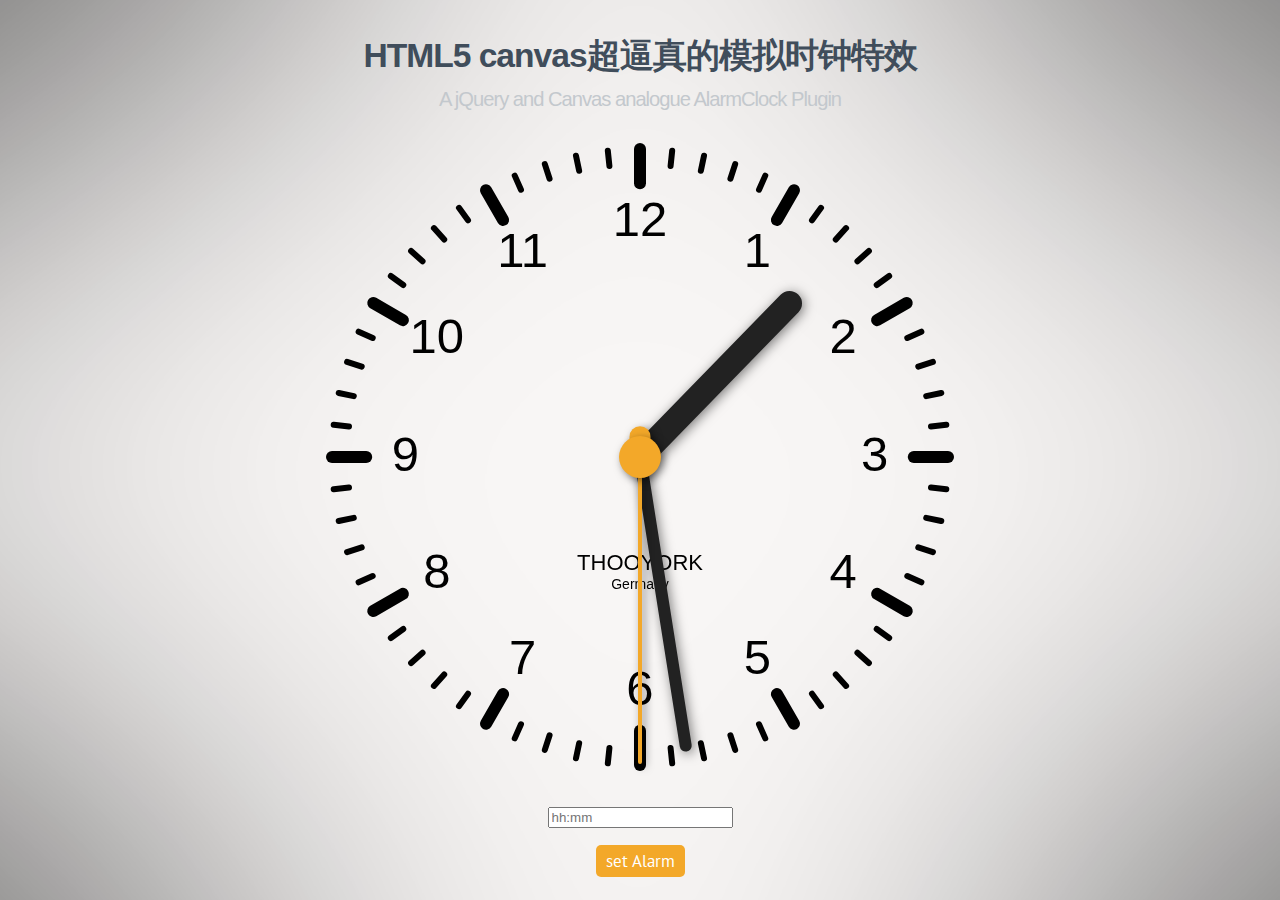
<file: clock/index.html>
<!doctype html>
<html lang="zh">
<head>
	<meta charset="UTF-8">
	<meta http-equiv="X-UA-Compatible" content="IE=edge,chrome=1"> 
	<meta name="viewport" content="width=device-width, initial-scale=1.0">
	<title>HTML5 canvas超逼真的模拟时钟特效</title>
	<link rel="stylesheet" type="text/css" href="css/default.css">
	<link href='http://fonts.useso.com/css?family=PT+Sans' rel='stylesheet' type='text/css'>
	<link rel="stylesheet" media="screen" href="css/main.css"/>
	<!--[if IE]>
		<script src="http://libs.useso.com/js/html5shiv/3.7/html5shiv.min.js"></script>
	<![endif]-->
</head>
<body>
	<div class="htmleaf-container">
		<header class="htmleaf-header">
			<h1>HTML5 canvas超逼真的模拟时钟特效 <span>A jQuery and Canvas analogue AlarmClock Plugin</span></h1>			
		</header>
		<div class="container">
			<div id="myclock"></div>
			<div id="alarm1" class="alarm"><a href="javascript:void(0)" id="turnOffAlarm">ALARM OFF</a></div>
		</div>

		<br/><br/>
		<input type="text" id="altime" placeholder="hh:mm"/><br><br>
		<a href="javascript:void(0)" id="set">set Alarm</a>
		
	</div>
	
	<script src="http://libs.useso.com/js/jquery/2.1.1/jquery.min.js" type="text/javascript"></script>
	<script>window.jQuery || document.write('<script src="js/jquery-2.1.1.min.js"><\/script>')</script>
	<script language="javascript" type="text/javascript" src="js/jquery.thooClock.js"></script>  
	<script language="javascript">
		var intVal, myclock;

		$(window).resize(function(){
			window.location.reload()
		});

		$(document).ready(function(){

			var audioElement = new Audio("");

			//clock plugin constructor
			$('#myclock').thooClock({
				size:$(document).height()/1.4,
				onAlarm:function(){
					//all that happens onAlarm
					$('#alarm1').show();
					alarmBackground(0);
					//audio element just for alarm sound
					document.body.appendChild(audioElement);
					var canPlayType = audioElement.canPlayType("audio/ogg");
					if(canPlayType.match(/maybe|probably/i)) {
						audioElement.src = 'alarm.ogg';
					} else {
						audioElement.src = 'alarm.mp3';
					}
					// erst abspielen wenn genug vom mp3 geladen wurde
					audioElement.addEventListener('canplay', function() {
						audioElement.loop = true;
						audioElement.play();
					}, false);
				},
				showNumerals:true,
				brandText:'THOOYORK',
				brandText2:'Germany',
				onEverySecond:function(){
					//callback that should be fired every second
				},
				//alarmTime:'15:10',
				offAlarm:function(){
					$('#alarm1').hide();
					audioElement.pause();
					clearTimeout(intVal);
					$('body').css('background-color','#FCFCFC');
				}
			});

		});



		$('#turnOffAlarm').click(function(){
			$.fn.thooClock.clearAlarm();
		});


		$('#set').click(function(){
			var inp = $('#altime').val();
			$.fn.thooClock.setAlarm(inp);
		});

		
		function alarmBackground(y){
				var color;
				if(y===1){
					color = '#CC0000';
					y=0;
				}
				else{
					color = '#FCFCFC';
					y+=1;
				}
				$('body').css('background-color',color);
				intVal = setTimeout(function(){alarmBackground(y);},100);
		}
	</script>
</body>
</html>
</file>
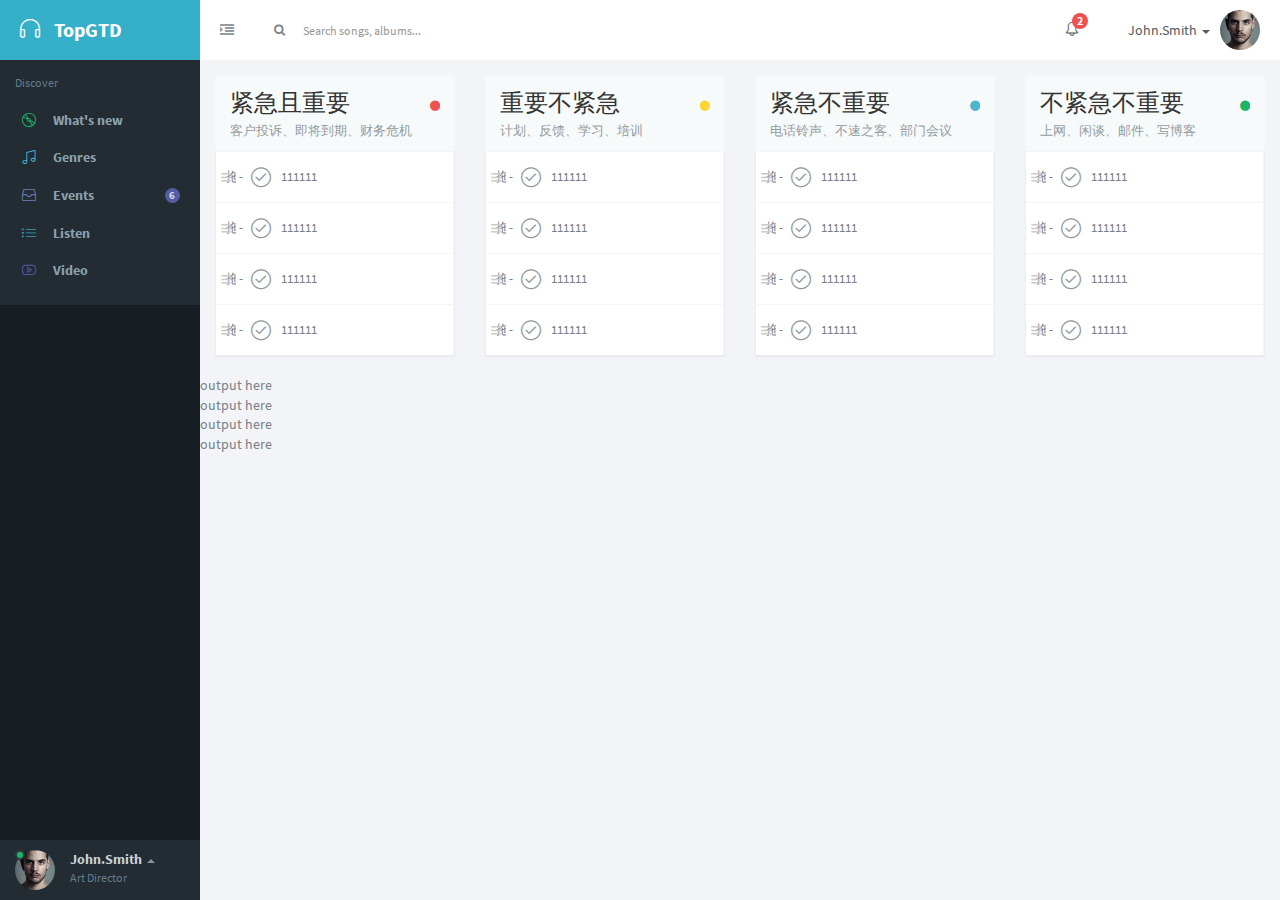
<file: 4.html>
<!DOCTYPE html>
<html lang="en" class="app">
<head>  
  <meta charset="utf-8" />
  <title>Musik | Web Application</title>
  <meta name="description" content="app, web app, responsive, admin dashboard, admin, flat, flat ui, ui kit, off screen nav" />
  <meta name="viewport" content="width=device-width, initial-scale=1, maximum-scale=1" />
  <link rel="stylesheet" href="js/jPlayer/jplayer.flat.css" type="text/css" />
  <link rel="stylesheet" href="css/bootstrap.css" type="text/css" />
  <link rel="stylesheet" href="css/animate.css" type="text/css" />
  <link rel="stylesheet" href="css/font-awesome.min.css" type="text/css" />
  <link rel="stylesheet" href="css/simple-line-icons.css" type="text/css" />
  <link rel="stylesheet" href="css/font.css" type="text/css" />
  <link rel="stylesheet" href="css/app.css" type="text/css" />  
<link rel="stylesheet" href="js/nestable/nestable.css" type="text/css" />
  
  
  <!--[if lt IE 9]>
    <script src="js/ie/html5shiv.js"></script>
    <script src="js/ie/respond.min.js"></script>
    <script src="js/ie/excanvas.js"></script>
  <![endif]-->
</head>
<body class="">
  <section class="vbox">
    <header class="bg-white-only header header-md navbar navbar-fixed-top-xs">
      <div class="navbar-header aside bg-info dk">
        <a class="btn btn-link visible-xs" data-toggle="class:nav-off-screen,open" data-target="#nav,html">
          <i class="icon-list"></i>
        </a>
        <a href="index.html" class="navbar-brand text-lt">
          <i class="icon-earphones"></i>
          <img src="images/logo.png" alt="." class="hide">
          <span class="hidden-nav-xs m-l-sm">TopGTD</span>
        </a>
        <a class="btn btn-link visible-xs" data-toggle="dropdown" data-target=".user">
          <i class="icon-settings"></i>
        </a>
      </div>      <ul class="nav navbar-nav hidden-xs">
        <li>
          <a href="#nav,.navbar-header" data-toggle="class:nav-xs,nav-xs" class="text-muted">
            <i class="fa fa-indent text"></i>
            <i class="fa fa-dedent text-active"></i>
          </a>
        </li>
      </ul>
      <form class="navbar-form navbar-left input-s-lg m-t m-l-n-xs hidden-xs" role="search">
        <div class="form-group">
          <div class="input-group">
            <span class="input-group-btn">
              <button type="submit" class="btn btn-sm bg-white btn-icon rounded"><i class="fa fa-search"></i></button>
            </span>
            <input type="text" class="form-control input-sm no-border rounded" placeholder="Search songs, albums...">
          </div>
        </div>
      </form>
      <div class="navbar-right ">
        <ul class="nav navbar-nav m-n hidden-xs nav-user user">
          <li class="hidden-xs">
            <a href="#" class="dropdown-toggle lt" data-toggle="dropdown">
              <i class="icon-bell"></i>
              <span class="badge badge-sm up bg-danger count">2</span>
            </a>
            <section class="dropdown-menu aside-xl animated fadeInUp">
              <section class="panel bg-white">
                <div class="panel-heading b-light bg-light">
                  <strong>You have <span class="count">2</span> notifications</strong>
                </div>
                <div class="list-group list-group-alt">
                  <a href="#" class="media list-group-item">
                    <span class="pull-left thumb-sm">
                      <img src="images/a0.png" alt="..." class="img-circle">
                    </span>
                    <span class="media-body block m-b-none">
                      Use awesome animate.css<br>
                      <small class="text-muted">10 minutes ago</small>
                    </span>
                  </a>
                  <a href="#" class="media list-group-item">
                    <span class="media-body block m-b-none">
                      1.0 initial released<br>
                      <small class="text-muted">1 hour ago</small>
                    </span>
                  </a>
                </div>
                <div class="panel-footer text-sm">
                  <a href="#" class="pull-right"><i class="fa fa-cog"></i></a>
                  <a href="#notes" data-toggle="class:show animated fadeInRight">See all the notifications</a>
                </div>
              </section>
            </section>
          </li>
          <li class="dropdown">
            <a href="#" class="dropdown-toggle bg clear" data-toggle="dropdown">
              <span class="thumb-sm avatar pull-right m-t-n-sm m-b-n-sm m-l-sm">
                <img src="images/a0.png" alt="...">
              </span>
              John.Smith <b class="caret"></b>
            </a>
            <ul class="dropdown-menu animated fadeInRight">            
              <li>
                <span class="arrow top"></span>
                <a href="#">Settings</a>
              </li>
              <li>
                <a href="profile.html">Profile</a>
              </li>
              <li>
                <a href="#">
                  <span class="badge bg-danger pull-right">3</span>
                  Notifications
                </a>
              </li>
              <li>
                <a href="docs.html">Help</a>
              </li>
              <li class="divider"></li>
              <li>
                <a href="modal.lockme.html" data-toggle="ajaxModal" >Logout</a>
              </li>
            </ul>
          </li>
        </ul>
      </div>      
    </header>
    <section>
      <section class="hbox stretch">
        <!-- .aside -->
        <aside class="bg-black dk aside hidden-print" id="nav">          
          <section class="vbox">
            <section class="w-f-md scrollable">
              <div class="slim-scroll" data-height="auto" data-disable-fade-out="true" data-distance="0" data-size="10px" data-railOpacity="0.2">
                


                <!-- nav -->                 
                <nav class="nav-primary hidden-xs">
                  <ul class="nav bg clearfix">
                    <li class="hidden-nav-xs padder m-t m-b-sm text-xs text-muted">
                      Discover
                    </li>
                    <li>
                      <a href="index.html">
                        <i class="icon-disc icon text-success"></i>
                        <span class="font-bold">What's new</span>
                      </a>
                    </li>
                    <li>
                      <a href="genres.html">
                        <i class="icon-music-tone-alt icon text-info"></i>
                        <span class="font-bold">Genres</span>
                      </a>
                    </li>
                    <li>
                      <a href="events.html">
                        <i class="icon-drawer icon text-primary-lter"></i>
                        <b class="badge bg-primary pull-right">6</b>
                        <span class="font-bold">Events</span>
                      </a>
                    </li>
                    <li>
                      <a href="listen.html">
                        <i class="icon-list icon  text-info-dker"></i>
                        <span class="font-bold">Listen</span>
                      </a>
                    </li>
                    <li>
                      <a href="video.html" data-target="#content" data-el="#bjax-el" data-replace="true">
                        <i class="icon-social-youtube icon  text-primary"></i>
                        <span class="font-bold">Video</span>
                      </a>
                    </li>
                    <li class="m-b hidden-nav-xs"></li>
                  </ul>
                </nav>
                <!-- / nav -->
              </div>
            </section>
            
            <footer class="footer hidden-xs no-padder text-center-nav-xs">
              <div class="bg hidden-xs ">
                  <div class="dropdown dropup wrapper-sm clearfix">
                    <a href="#" class="dropdown-toggle" data-toggle="dropdown">
                      <span class="thumb-sm avatar pull-left m-l-xs">                        
                        <img src="images/a3.png" class="dker" alt="...">
                        <i class="on b-black"></i>
                      </span>
                      <span class="hidden-nav-xs clear">
                        <span class="block m-l">
                          <strong class="font-bold text-lt">John.Smith</strong> 
                          <b class="caret"></b>
                        </span>
                        <span class="text-muted text-xs block m-l">Art Director</span>
                      </span>
                    </a>
                    <ul class="dropdown-menu animated fadeInRight aside text-left">                      
                      <li>
                        <span class="arrow bottom hidden-nav-xs"></span>
                        <a href="#">Settings</a>
                      </li>
                      <li>
                        <a href="profile.html">Profile</a>
                      </li>
                      <li>
                        <a href="#">
                          <span class="badge bg-danger pull-right">3</span>
                          Notifications
                        </a>
                      </li>
                      <li>
                        <a href="docs.html">Help</a>
                      </li>
                      <li class="divider"></li>
                      <li>
                        <a href="modal.lockme.html" data-toggle="ajaxModal" >Logout</a>
                      </li>
                    </ul>
                  </div>
                </div>            </footer>
          </section>
        </aside>
        <!-- /.aside -->
        <section id="content">
          <section class="vbox">
            <section class="scrollable wrapper">
              <div class="row">
                    <div class="col-sm-6 col-md-3">
                      <section class="panel panel-default">
                        <header class="panel-heading bg-light no-border">
                          <div class="clearfix">
                            <div class="clear">
                              <div class="h3 m-t-xs m-b-xs">
                                紧急且重要 
                                <i class="fa fa-circle text-danger pull-right text-xs m-t-sm"></i>
                              </div>
                              <small class="text-muted">客户投诉、即将到期、财务危机</small>
                            </div>
                          </div>
                        </header>
                          <div class="dd" id="nestable1">
                          <ol class="dd-list list-group list-group-lg no-radius no-border m-t-n-xxs m-b-none auto" id="task1">
<li class="list-group-item dd-item dd3-item" data-id="id31" level="0"> <div class="dd-handle dd3-handle">拖</div> <div class="pull-right m-r">  </div> <a href="#" class="jp-play-me m-r-sm pull-left"> <i class="icon-check text-muted text"></i> <i class="icon-check bg-success text-active"></i> </a> <div class="clear text-ellipsis"> <span contenteditable="true" id="id31">111111</span> </div><ol class="dd-list id31"></ol> </li>
<li class="list-group-item dd-item dd3-item" data-id="id32" level="0"> <div class="dd-handle dd3-handle">拖</div> <div class="pull-right m-r">  </div> <a href="#" class="jp-play-me m-r-sm pull-left"> <i class="icon-check text-muted text"></i> <i class="icon-check bg-success text-active"></i> </a> <div class="clear text-ellipsis"> <span contenteditable="true" id="id32">111111</span> </div><ol class="dd-list id32"></ol> </li>
<li class="list-group-item dd-item dd3-item" data-id="id33" level="0"> <div class="dd-handle dd3-handle">拖</div> <div class="pull-right m-r">  </div> <a href="#" class="jp-play-me m-r-sm pull-left"> <i class="icon-check text-muted text"></i> <i class="icon-check bg-success text-active"></i> </a> <div class="clear text-ellipsis"> <span contenteditable="true" id="id33">111111</span> </div><ol class="dd-list id33"></ol> </li>
<li class="list-group-item dd-item dd3-item" data-id="id34" level="0"> <div class="dd-handle dd3-handle">拖</div> <div class="pull-right m-r">  </div> <a href="#" class="jp-play-me m-r-sm pull-left"> <i class="icon-check text-muted text"></i> <i class="icon-check bg-success text-active"></i> </a> <div class="clear text-ellipsis"> <span contenteditable="true" id="id34">111111</span> </div><ol class="dd-list id34"></ol> </li>
                        </div>
                      </section>
                    </div><div class="col-sm-6 col-md-3">
                      <section class="panel panel-default">
                        <header class="panel-heading bg-light no-border">
                          <div class="clearfix">
                            <div class="clear">
                              <div class="h3 m-t-xs m-b-xs">
                                重要不紧急 
                                <i class="fa fa-circle text-warning pull-right text-xs m-t-sm"></i>
                              </div>
                              <small class="text-muted">计划、反馈、学习、培训</small>
                            </div>
                          </div>
                        </header>
                          <div class="dd" id="nestable2">
                          <ol class="dd-list list-group list-group-lg no-radius no-border m-t-n-xxs m-b-none auto" id="task2">
<li class="list-group-item dd-item dd3-item" data-id="id0" level="0"> <div class="dd-handle dd3-handle">拖</div> <div class="pull-right m-r">  </div> <a href="#" class="jp-play-me m-r-sm pull-left"> <i class="icon-check text-muted text"></i> <i class="icon-check bg-success text-active"></i> </a> <div class="clear text-ellipsis"> <span contenteditable="true" id="id0">111111</span> </div><ol class="dd-list id0"></ol> </li>
<li class="list-group-item dd-item dd3-item" data-id="id1" level="0"> <div class="dd-handle dd3-handle">拖</div> <div class="pull-right m-r">  </div> <a href="#" class="jp-play-me m-r-sm pull-left"> <i class="icon-check text-muted text"></i> <i class="icon-check bg-success text-active"></i> </a> <div class="clear text-ellipsis"> <span contenteditable="true" id="id1">111111</span> </div><ol class="dd-list id1"></ol> </li>
<li class="list-group-item dd-item dd3-item" data-id="id2" level="0"> <div class="dd-handle dd3-handle">拖</div> <div class="pull-right m-r">  </div> <a href="#" class="jp-play-me m-r-sm pull-left"> <i class="icon-check text-muted text"></i> <i class="icon-check bg-success text-active"></i> </a> <div class="clear text-ellipsis"> <span contenteditable="true" id="id2">111111</span> </div><ol class="dd-list id2"></ol> </li>
<li class="list-group-item dd-item dd3-item" data-id="id3" level="0"> <div class="dd-handle dd3-handle">拖</div> <div class="pull-right m-r">  </div> <a href="#" class="jp-play-me m-r-sm pull-left"> <i class="icon-check text-muted text"></i> <i class="icon-check bg-success text-active"></i> </a> <div class="clear text-ellipsis"> <span contenteditable="true" id="id3">111111</span> </div><ol class="dd-list id3"></ol> </li>
                        </div>
                      </section>
                    </div><div class="col-sm-6 col-md-3">
                      <section class="panel panel-default">
                        <header class="panel-heading bg-light no-border">
                          <div class="clearfix">
                            <div class="clear">
                              <div class="h3 m-t-xs m-b-xs">
                                紧急不重要
                                <i class="fa fa-circle text-info pull-right text-xs m-t-sm"></i>
                              </div>
                              <small class="text-muted">电话铃声、不速之客、部门会议</small>
                            </div>
                          </div>
                        </header>
                          <div class="dd" id="nestable3">
                          <ol class="dd-list list-group list-group-lg no-radius no-border m-t-n-xxs m-b-none auto" id="task3">
<li class="list-group-item dd-item dd3-item" data-id="id11" level="0"> <div class="dd-handle dd3-handle">拖</div> <div class="pull-right m-r">  </div> <a href="#" class="jp-play-me m-r-sm pull-left"> <i class="icon-check text-muted text"></i> <i class="icon-check bg-success text-active"></i> </a> <div class="clear text-ellipsis"> <span contenteditable="true" id="id11">111111</span> </div><ol class="dd-list id11"></ol> </li>
<li class="list-group-item dd-item dd3-item" data-id="id12" level="0"> <div class="dd-handle dd3-handle">拖</div> <div class="pull-right m-r">  </div> <a href="#" class="jp-play-me m-r-sm pull-left"> <i class="icon-check text-muted text"></i> <i class="icon-check bg-success text-active"></i> </a> <div class="clear text-ellipsis"> <span contenteditable="true" id="id12">111111</span> </div><ol class="dd-list id12"></ol> </li>
<li class="list-group-item dd-item dd3-item" data-id="id13" level="0"> <div class="dd-handle dd3-handle">拖</div> <div class="pull-right m-r">  </div> <a href="#" class="jp-play-me m-r-sm pull-left"> <i class="icon-check text-muted text"></i> <i class="icon-check bg-success text-active"></i> </a> <div class="clear text-ellipsis"> <span contenteditable="true" id="id13">111111</span> </div><ol class="dd-list id13"></ol> </li>
<li class="list-group-item dd-item dd3-item" data-id="id14" level="0"> <div class="dd-handle dd3-handle">拖</div> <div class="pull-right m-r">  </div> <a href="#" class="jp-play-me m-r-sm pull-left"> <i class="icon-check text-muted text"></i> <i class="icon-check bg-success text-active"></i> </a> <div class="clear text-ellipsis"> <span contenteditable="true" id="id14">111111</span> </div><ol class="dd-list id14"></ol> </li>
                        </div>
                      </section>
                    </div><div class="col-sm-6 col-md-3">
                      <section class="panel panel-default">
                        <header class="panel-heading bg-light no-border">
                          <div class="clearfix">
                            <div class="clear">
                              <div class="h3 m-t-xs m-b-xs">
                                不紧急不重要 
                                <i class="fa fa-circle text-success pull-right text-xs m-t-sm"></i>
                              </div>
                              <small class="text-muted">上网、闲谈、邮件、写博客</small>
                            </div>
                          </div>
                        </header>
                          <div class="dd" id="nestable4">
                          <ol class="dd-list list-group list-group-lg no-radius no-border m-t-n-xxs m-b-none auto" id="task4">
<li class="list-group-item dd-item dd3-item" data-id="id21" level="0"> <div class="dd-handle dd3-handle">拖</div> <div class="pull-right m-r">  </div> <a href="#" class="jp-play-me m-r-sm pull-left"> <i class="icon-check text-muted text"></i> <i class="icon-check bg-success text-active"></i> </a> <div class="clear text-ellipsis"> <span contenteditable="true" id="id21">111111</span> </div><ol class="dd-list id21"></ol> </li>
<li class="list-group-item dd-item dd3-item" data-id="id22" level="0"> <div class="dd-handle dd3-handle">拖</div> <div class="pull-right m-r">  </div> <a href="#" class="jp-play-me m-r-sm pull-left"> <i class="icon-check text-muted text"></i> <i class="icon-check bg-success text-active"></i> </a> <div class="clear text-ellipsis"> <span contenteditable="true" id="id22">111111</span> </div><ol class="dd-list id22"></ol> </li>
<li class="list-group-item dd-item dd3-item" data-id="id23" level="0"> <div class="dd-handle dd3-handle">拖</div> <div class="pull-right m-r">  </div> <a href="#" class="jp-play-me m-r-sm pull-left"> <i class="icon-check text-muted text"></i> <i class="icon-check bg-success text-active"></i> </a> <div class="clear text-ellipsis"> <span contenteditable="true" id="id23">111111</span> </div><ol class="dd-list id23"></ol> </li>
<li class="list-group-item dd-item dd3-item" data-id="id24" level="0"> <div class="dd-handle dd3-handle">拖</div> <div class="pull-right m-r">  </div> <a href="#" class="jp-play-me m-r-sm pull-left"> <i class="icon-check text-muted text"></i> <i class="icon-check bg-success text-active"></i> </a> <div class="clear text-ellipsis"> <span contenteditable="true" id="id24">111111</span> </div><ol class="dd-list id24"></ol> </li>
                        </div>
                      </section>
                    </div>
              </div>
              <div class="row">
              <div id="output1"> output here</div>
              <div id="output2"> output here</div>
              <div id="output3"> output here</div>
              <div id="output4"> output here</div>
              </div>
            </section>
          </section>
          <a href="#" class="hide nav-off-screen-block" data-toggle="class:nav-off-screen,open" data-target="#nav,html"></a>
        </section>
      </section>
    </section>    
  </section>
  <script src="js/jquery.min.js"></script>
  <!-- Bootstrap -->
  <script src="js/bootstrap.js"></script>
  <!-- App -->
  <script src="js/app.js"></script>  
  <script src="js/slimscroll/jquery.slimscroll.min.js"></script>
  <script src="js/charts/easypiechart/jquery.easy-pie-chart.js"></script>
<script src="js/charts/sparkline/jquery.sparkline.min.js"></script>
  <script src="js/app.plugin.js"></script>
  <script type="text/javascript" src="js/jPlayer/jquery.jplayer.min.js"></script>
  <script type="text/javascript" src="js/jPlayer/add-on/jplayer.playlist.min.js"></script>
  <script type="text/javascript" src="js/jPlayer/demo.js"></script>
<script src="js/sortable/jquery.sortable.js"></script>
<script src="js/nestable/jquery.nestable.js"></script>
<script src="js/nestable/demo.js"></script>
<script src="js/leancloud.js"></script>
</body>
</html>
</file>
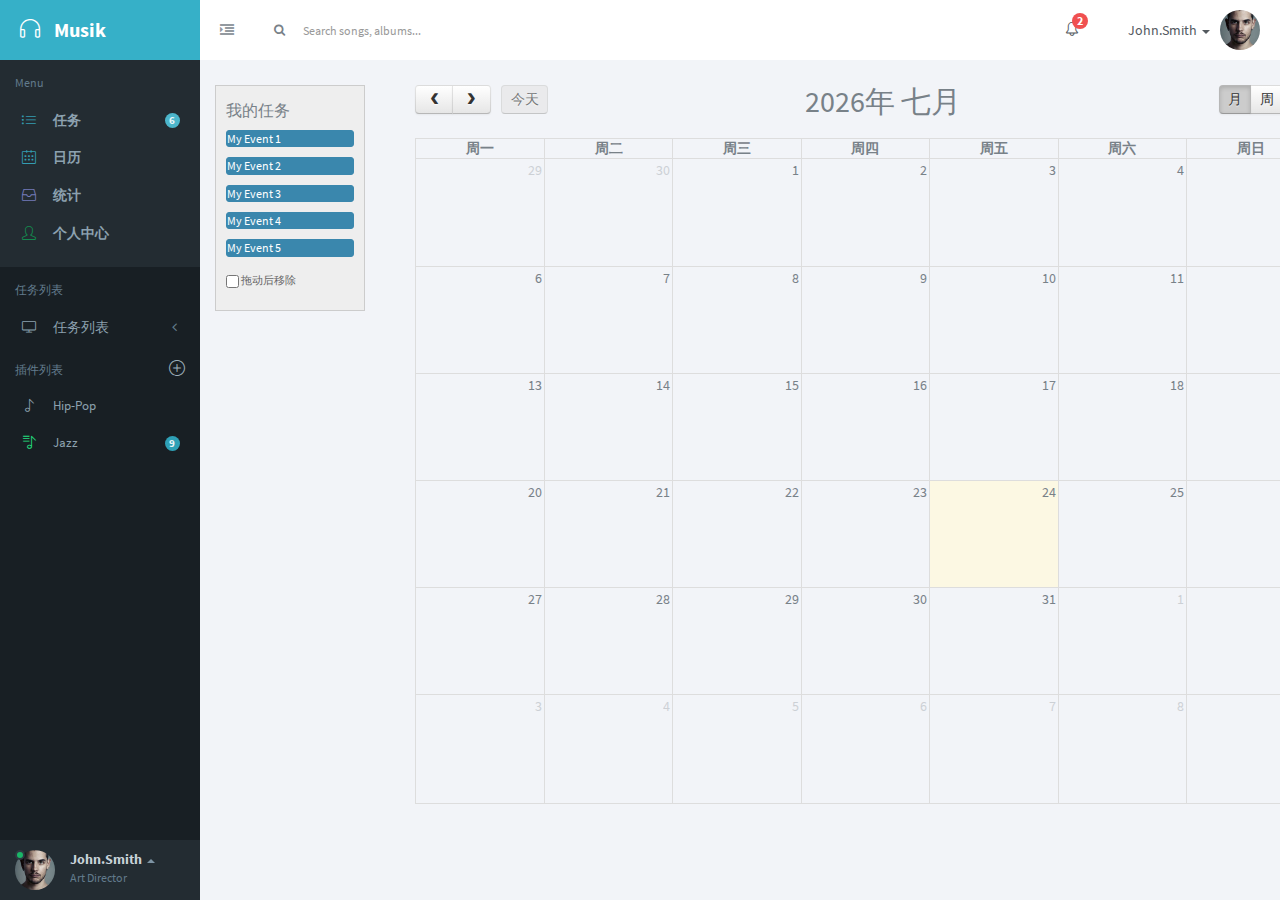
<file: calendar.html>
<!DOCTYPE html>
<html lang="en" class="app">
<head>  
  <meta charset="utf-8" />
  <title>Musik | Web Application</title>
  <meta name="description" content="app, web app, responsive, admin dashboard, admin, flat, flat ui, ui kit, off screen nav" />
  <meta name="viewport" content="width=device-width, initial-scale=1, maximum-scale=1" />
  <link rel="stylesheet" href="js/jPlayer/jplayer.flat.css" type="text/css" />
  <link rel="stylesheet" href="css/bootstrap.css" type="text/css" />
  <link rel="stylesheet" href="css/animate.css" type="text/css" />
  <link rel="stylesheet" href="css/font-awesome.min.css" type="text/css" />
  <link rel="stylesheet" href="css/simple-line-icons.css" type="text/css" />
  <link rel="stylesheet" href="css/font.css" type="text/css" />
  <link rel="stylesheet" href="css/app.css" type="text/css" />  
    <!--[if lt IE 9]>
    <script src="js/ie/html5shiv.js"></script>
    <script src="js/ie/respond.min.js"></script>
    <script src="js/ie/excanvas.js"></script>
  <![endif]-->
</head>
<body class="">
  <section class="vbox">
    <header class="bg-white-only header header-md navbar navbar-fixed-top-xs">
      <div class="navbar-header aside bg-info dk">
        <a class="btn btn-link visible-xs" data-toggle="class:nav-off-screen,open" data-target="#nav,html">
          <i class="icon-list"></i>
        </a>
        <a href="index.html" class="navbar-brand text-lt">
          <i class="icon-earphones"></i>
          <img src="images/logo.png" alt="." class="hide">
          <span class="hidden-nav-xs m-l-sm">Musik</span>
        </a>
        <a class="btn btn-link visible-xs" data-toggle="dropdown" data-target=".user">
          <i class="icon-settings"></i>
        </a>
      </div>      <ul class="nav navbar-nav hidden-xs">
        <li>
          <a href="#nav,.navbar-header" data-toggle="class:nav-xs,nav-xs" class="text-muted">
            <i class="fa fa-indent text"></i>
            <i class="fa fa-dedent text-active"></i>
          </a>
        </li>
      </ul>
      <form class="navbar-form navbar-left input-s-lg m-t m-l-n-xs hidden-xs" role="search">
        <div class="form-group">
          <div class="input-group">
            <span class="input-group-btn">
              <button type="submit" class="btn btn-sm bg-white btn-icon rounded"><i class="fa fa-search"></i></button>
            </span>
            <input type="text" class="form-control input-sm no-border rounded" placeholder="Search songs, albums...">
          </div>
        </div>
      </form>
      <div class="navbar-right ">
        <ul class="nav navbar-nav m-n hidden-xs nav-user user">
          <li class="hidden-xs">
            <a href="#" class="dropdown-toggle lt" data-toggle="dropdown">
              <i class="icon-bell"></i>
              <span class="badge badge-sm up bg-danger count">2</span>
            </a>
            <section class="dropdown-menu aside-xl animated fadeInUp">
              <section class="panel bg-white">
                <div class="panel-heading b-light bg-light">
                  <strong>You have <span class="count">2</span> notifications</strong>
                </div>
                <div class="list-group list-group-alt">
                  <a href="#" class="media list-group-item">
                    <span class="pull-left thumb-sm">
                      <img src="images/a0.png" alt="..." class="img-circle">
                    </span>
                    <span class="media-body block m-b-none">
                      Use awesome animate.css<br>
                      <small class="text-muted">10 minutes ago</small>
                    </span>
                  </a>
                  <a href="#" class="media list-group-item">
                    <span class="media-body block m-b-none">
                      1.0 initial released<br>
                      <small class="text-muted">1 hour ago</small>
                    </span>
                  </a>
                </div>
                <div class="panel-footer text-sm">
                  <a href="#" class="pull-right"><i class="fa fa-cog"></i></a>
                  <a href="#notes" data-toggle="class:show animated fadeInRight">See all the notifications</a>
                </div>
              </section>
            </section>
          </li>
          <li class="dropdown">
            <a href="#" class="dropdown-toggle bg clear" data-toggle="dropdown">
              <span class="thumb-sm avatar pull-right m-t-n-sm m-b-n-sm m-l-sm">
                <img src="images/a0.png" alt="...">
              </span>
              John.Smith <b class="caret"></b>
            </a>
            <ul class="dropdown-menu animated fadeInRight">            
              <li>
                <span class="arrow top"></span>
                <a href="#">Settings</a>
              </li>
              <li>
                <a href="profile.html">Profile</a>
              </li>
              <li>
                <a href="#">
                  <span class="badge bg-danger pull-right">3</span>
                  Notifications
                </a>
              </li>
              <li>
                <a href="docs.html">Help</a>
              </li>
              <li class="divider"></li>
              <li>
                <a href="modal.lockme.html" data-toggle="ajaxModal" >Logout</a>
              </li>
            </ul>
          </li>
        </ul>
      </div>      
    </header>
    <section>
      <section class="hbox stretch">
        <!-- .aside -->
        <aside class="bg-black dk aside hidden-print" id="nav">          
          <section class="vbox">
            <section class="w-f-md scrollable">
              <div class="slim-scroll" data-height="auto" data-disable-fade-out="true" data-distance="0" data-size="10px" data-railOpacity="0.2">
                


                <!-- nav -->                 
                <nav class="nav-primary hidden-xs">
                <ul class="nav bg clearfix">
                  <li class="hidden- padder m-t m-b-sm text-xs text-muted">
                  Menu
                  </li>

                  <li>
                  <a href="task.html">
                    <i class="icon-list icon  text-info-dker"></i>
                    <b class="badge bg-info pull-right">6</b>
                    <span class="font-bold">任务</span>
                  </a>
                  </li>
                  <li>
                  <a href="calendar.html">
                    <i class="icon-calendar icon  text-info-dker"></i>
                    <span class="font-bold">日历</span>
                  </a>
                  </li>
                  <li>
                  <a href="events.html">
                    <i class="icon-drawer icon text-primary-lter"></i>
                    <span class="font-bold">统计</span>
                  </a>
                  </li>
                  <li>
                  <a href="events.html">
                    <i class="icon-user icon  text-success-dker"></i>
                    <span class="font-bold">个人中心</span>
                  </a>
                  </li>
                  <li class="m-b hidden-"></li>
                </ul>
                <ul class="nav" data-ride="collapse">
                  <li class="hidden- padder m-t m-b-sm text-xs text-muted">
                  任务列表
                  </li>
                  <li >
                  <a href="#" class="auto">
                    <span class="pull-right text-muted">
                      <i class="fa fa-angle-left text"></i>
                      <i class="fa fa-angle-down text-active"></i>
                    </span>
                    <i class="icon-screen-desktop icon">
                    </i>
                    <span>任务列表</span>
                  </a>
                  <ul class="nav dk text-sm">
                    <li >
                    <a href="layout-color.html" class="auto">
                      <i class="fa fa-angle-right text-xs"></i>
                      <span>任务列表一</span>
                    </a>
                    </li>
                    <li >
                    <a href="layout-boxed.html" class="auto">                                                        
                      <i class="fa fa-angle-right text-xs"></i>
                      <span>插件列表</span>
                    </a>
                    </li>
                    <li >
                    <a href="layout-fluid.html" class="auto">                                                        
                      <i class="fa fa-angle-right text-xs"></i>

                      <span>Fluid layout</span>
                    </a>
                    </li>
                  </ul>
                  </li>

                </ul>
                <ul class="nav text-sm">
                  <li class="hidden- padder m-t m-b-sm text-xs text-muted">
                  <span class="pull-right"><a href="#"><i class="icon-plus i-lg"></i></a></span>
                  插件列表
                  </li>
                  <li>
                  <a href="#">
                    <i class="icon-music-tone icon"></i>
                    <span>Hip-Pop</span>
                  </a>
                  </li>
                  <li>
                  <a href="#">
                    <i class="icon-playlist icon text-success-lter"></i>
                    <b class="badge bg-info dker pull-right">9</b>
                    <span>Jazz</span>
                  </a>
                  </li>
                </ul>
              </nav>
                <!-- / nav -->
              </div>
            </section>
            
            <footer class="footer hidden-xs no-padder text-center-nav-xs">
              <div class="bg hidden-xs ">
                  <div class="dropdown dropup wrapper-sm clearfix">
                    <a href="#" class="dropdown-toggle" data-toggle="dropdown">
                      <span class="thumb-sm avatar pull-left m-l-xs">                        
                        <img src="images/a3.png" class="dker" alt="...">
                        <i class="on b-black"></i>
                      </span>
                      <span class="hidden-nav-xs clear">
                        <span class="block m-l">
                          <strong class="font-bold text-lt">John.Smith</strong> 
                          <b class="caret"></b>
                        </span>
                        <span class="text-muted text-xs block m-l">Art Director</span>
                      </span>
                    </a>
                    <ul class="dropdown-menu animated fadeInRight aside text-left">                      
                      <li>
                        <span class="arrow bottom hidden-nav-xs"></span>
                        <a href="#">Settings</a>
                      </li>
                      <li>
                        <a href="profile.html">Profile</a>
                      </li>
                      <li>
                        <a href="#">
                          <span class="badge bg-danger pull-right">3</span>
                          Notifications
                        </a>
                      </li>
                      <li>
                        <a href="docs.html">Help</a>
                      </li>
                      <li class="divider"></li>
                      <li>
                        <a href="modal.lockme.html" data-toggle="ajaxModal" >Logout</a>
                      </li>
                    </ul>
                  </div>
                </div>            </footer>
          </section>
        </aside>
        <!-- /.aside -->
        <section id="content">
          <section class="vbox">          
            <section class="scrollable wrapper">
<style>

	#wrap {
		width: 1100px;
		margin: 0 auto;
	}
		
	#external-events {
		float: left;
		width: 150px;
		padding: 0 10px;
		border: 1px solid #ccc;
		background: #eee;
		text-align: left;
	}
		
	#external-events h4 {
		font-size: 16px;
		margin-top: 0;
		padding-top: 1em;
	}
		
	#external-events .fc-event {
		margin: 10px 0;
		cursor: pointer;
	}
		
	#external-events p {
		margin: 1.5em 0;
		font-size: 11px;
		color: #666;
	}
		
	#external-events p input {
		margin: 0;
		vertical-align: middle;
	}

	#calendar {
		float: right;
		width: 900px;
	}

</style>
            <p>
            
            	<div id='wrap'>

		<div id='external-events'>
			<h4>我的任务</h4>
			<div class='fc-event'>My Event 1</div>
			<div class='fc-event'>My Event 2</div>
			<div class='fc-event'>My Event 3</div>
			<div class='fc-event'>My Event 4</div>
			<div class='fc-event'>My Event 5</div>
			<p>
				<input type='checkbox' id='drop-remove' />
				<label for='drop-remove'>拖动后移除</label>
			</p>
		</div>

		<div id='calendar'></div>

		<div style='clear:both'></div>

	</div>

        
            </p>
            </section>
          </section>
          <a href="#" class="hide nav-off-screen-block" data-toggle="class:nav-off-screen,open" data-target="#nav,html"></a>
        </section>
      </section>
    </section>    
  </section>
  <script src="js/jquery.min.js"></script>
  <!-- Bootstrap -->
  <script src="js/bootstrap.js"></script>
  <!-- App -->
  <script src="js/app.js"></script>  
  <script src="js/slimscroll/jquery.slimscroll.min.js"></script>
    <script src="js/app.plugin.js"></script>
  <!--<script type="text/javascript" src="js/jPlayer/jquery.jplayer.min.js"></script>-->
  <!--<script type="text/javascript" src="js/jPlayer/add-on/jplayer.playlist.min.js"></script>-->
  <!--<script type="text/javascript" src="js/jPlayer/demo.js"></script>-->
<link href='js/fullcalendar24/fullcalendar.css' rel='stylesheet' />
<link href='js/fullcalendar24/fullcalendar.print.css' rel='stylesheet' media='print' />
<script src='js/fullcalendar24/lib/moment.min.js'></script>
<!--<script src='js/fullcalendar24/lib/jquery.min.js'></script>-->
<script src='js/fullcalendar24/lib/jquery-ui.custom.min.js'></script>
<script src='js/fullcalendar24/fullcalendar.min.js'></script>
<script src='js/fullcalendar24/lang-all.js'></script>
<script>

	$(document).ready(function() {

	var currentLangCode = 'zh-cn';

		/* initialize the external events
		-----------------------------------------------------------------*/

		$('#external-events .fc-event').each(function() {

			// store data so the calendar knows to render an event upon drop
			$(this).data('event', {
				title: $.trim($(this).text()), // use the element's text as the event title
				stick: true // maintain when user navigates (see docs on the renderEvent method)
			});

			// make the event draggable using jQuery UI
			$(this).draggable({
				zIndex: 999,
				revert: true,      // will cause the event to go back to its
				revertDuration: 0  //  original position after the drag
			});

		});


		/* initialize the calendar
		-----------------------------------------------------------------*/

		$('#calendar').fullCalendar({
			header: {
				left: 'prev,next today',
				center: 'title',
				right: 'month,agendaWeek,agendaDay'
			},
                        lang:'zh-cn',
			editable: true,
			droppable: true, // this allows things to be dropped onto the calendar
			drop: function() {
				// is the "remove after drop" checkbox checked?
				if ($('#drop-remove').is(':checked')) {
					// if so, remove the element from the "Draggable Events" list
					$(this).remove();
				}
			}
		});


	});

</script>
</body>
</html>
</file>
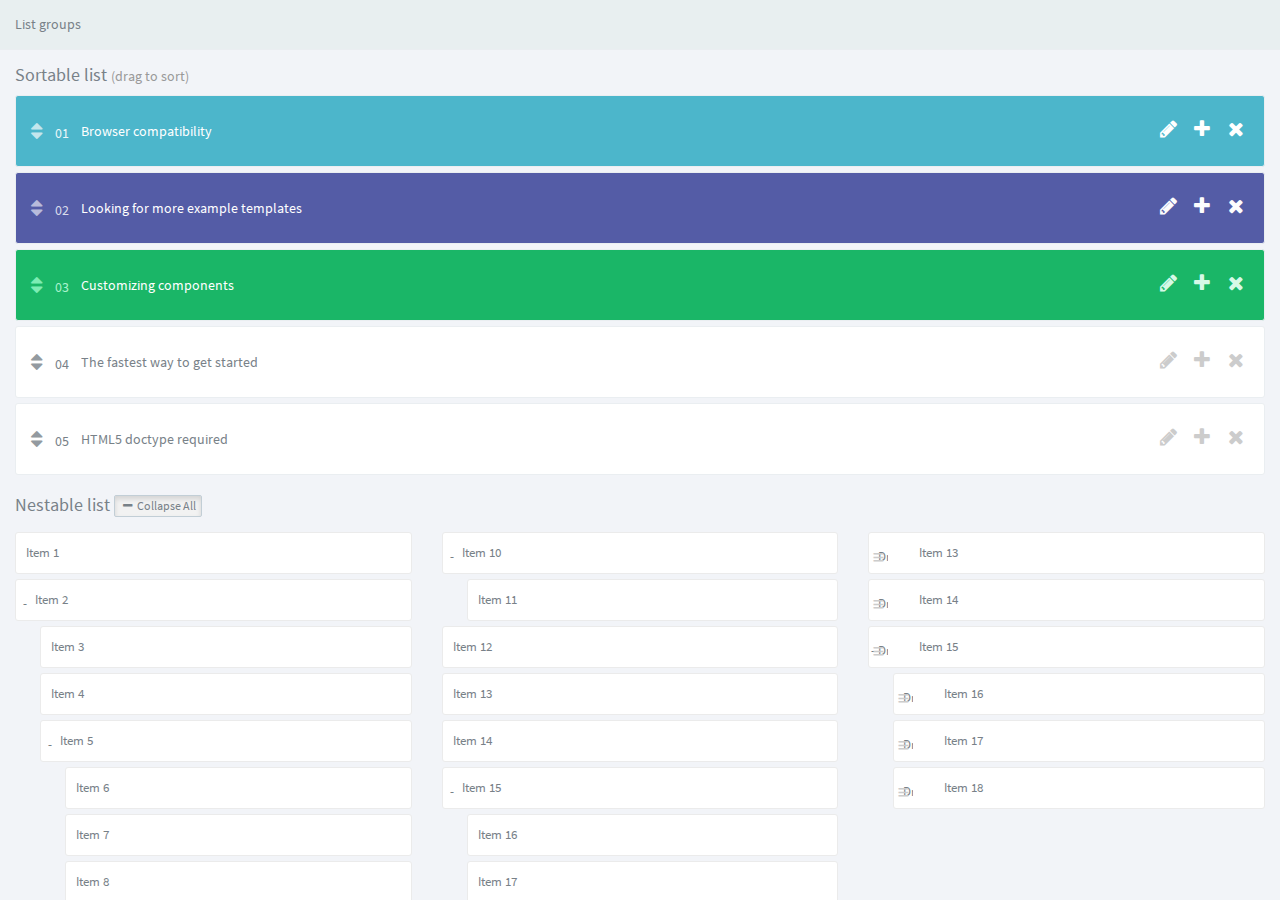
<file: list.html>
<!DOCTYPE html>
<html lang="en" class="app">
<head>  
  <meta charset="utf-8" />
  <title>Musik | Web Application</title>
  <meta name="description" content="app, web app, responsive, admin dashboard, admin, flat, flat ui, ui kit, off screen nav" />
  <meta name="viewport" content="width=device-width, initial-scale=1, maximum-scale=1" />
  <link rel="stylesheet" href="js/jPlayer/jplayer.flat.css" type="text/css" />
  <link rel="stylesheet" href="css/bootstrap.css" type="text/css" />
  <link rel="stylesheet" href="css/animate.css" type="text/css" />
  <link rel="stylesheet" href="css/font-awesome.min.css" type="text/css" />
  <link rel="stylesheet" href="css/simple-line-icons.css" type="text/css" />
  <link rel="stylesheet" href="css/font.css" type="text/css" />
  <link rel="stylesheet" href="css/app.css" type="text/css" />  
  <link rel="stylesheet" href="js/nestable/nestable.css" type="text/css" />
  <!--[if lt IE 9]>
    <script src="js/ie/html5shiv.js"></script>
    <script src="js/ie/respond.min.js"></script>
    <script src="js/ie/excanvas.js"></script>
  <![endif]-->
</head>
<body class="">
  <section class="vbox">

    <section>
      <section class="hbox stretch">
        <!-- .aside -->
  
        <!-- /.aside -->
        <section id="content">
          <section class="vbox">
            <header class="header bg-light b-b">
              <p>List groups</p>
            </header>
            <section class="scrollable wrapper">
              <div class="">
                <h4 class="m-t-none">Sortable list <small>(drag to sort)</small></h4>
                <ul class="list-group gutter list-group-lg list-group-sp sortable">
                  <li class="list-group-item bg-info">
                    <span class="pull-right" >
                      <a href="#"><i class="fa fa-pencil fa-fw m-r-xs"></i></a>
                      <a href="#"><i class="fa fa-plus fa-fw m-r-xs"></i></a>
                      <a href="#"><i class="fa fa-times fa-fw"></i></a>                  
                    </span>
                    <span class="pull-left media-xs"><i class="fa fa-sort text-muted fa m-r-sm"></i> 01</span>
                    <div class="clear text-white">
                      Browser compatibility
                    </div>
                  </li>
                  <li class="list-group-item bg-primary">
                    <span class="pull-right" >
                      <a href="#"><i class="fa fa-pencil fa-fw m-r-xs"></i></a>
                      <a href="#"><i class="fa fa-plus fa-fw m-r-xs"></i></a>
                      <a href="#"><i class="fa fa-times fa-fw"></i></a>                  
                    </span>
                    <span class="pull-left media-xs"><i class="fa fa-sort text-muted fa m-r-sm"></i> 02</span>
                    <div class="clear text-white">
                      Looking for more example templates
                    </div>
                  </li>
                  <li class="list-group-item bg-success">
                   <span class="pull-right" >
                      <a href="#"><i class="fa fa-pencil fa-fw m-r-xs"></i></a>
                      <a href="#"><i class="fa fa-plus fa-fw m-r-xs"></i></a>
                      <a href="#"><i class="fa fa-times fa-fw"></i></a>                  
                    </span>
                    <span class="pull-left media-xs"><i class="fa fa-sort text-muted fa m-r-sm"></i> 03</span>
                    <div class="clear text-white">
                      Customizing components
                    </div>
                  </li>
                  <li class="list-group-item">
                    <span class="pull-right" >
                      <a href="#"><i class="fa fa-pencil icon-muted fa-fw m-r-xs"></i></a>
                      <a href="#"><i class="fa fa-plus icon-muted fa-fw m-r-xs"></i></a>
                      <a href="#"><i class="fa fa-times icon-muted fa-fw"></i></a>                  
                    </span>
                    <span class="pull-left media-xs"><i class="fa fa-sort text-muted fa m-r-sm"></i> 04</span>
                    <div class="clear">
                      The fastest way to get started
                    </div>
                  </li>
                  <li class="list-group-item">
                    <span class="pull-right" >
                      <a href="#"><i class="fa fa-pencil icon-muted fa-fw m-r-xs"></i></a>
                      <a href="#"><i class="fa fa-plus icon-muted fa-fw m-r-xs"></i></a>
                      <a href="#"><i class="fa fa-times icon-muted fa-fw"></i></a>                  
                    </span>
                    <span class="pull-left media-xs"><i class="fa fa-sort text-muted fa m-r-sm"></i> 05</span>
                    <div class="clear">
                      HTML5 doctype required
                    </div>
                  </li>
                </ul>
              </div>
              <h4 class="m-t-none">Nestable list 
                <button id="nestable-menu" class="btn btn-xs btn-default active" data-toggle="button">
                  <i class="fa fa-plus text fa-fw"></i>
                  <span class="text">Expand All</span>
                  <i class="fa fa-minus text-active fa-fw"></i>
                  <span class="text-active">Collapse All</span>
                </button>
              </h4>
              <div class="row m-b">
                <div class="col-sm-4">              
                  <div class="dd" id="nestable1">
                    <ol class="dd-list">
                      <li class="dd-item" data-id="1">
                          <div class="dd-handle">Item 1</div>
                      </li>
                      <li class="dd-item" data-id="2">
                          <div class="dd-handle">Item 2</div>
                          <ol class="dd-list">
                              <li class="dd-item" data-id="3"><div class="dd-handle">Item 3</div></li>
                              <li class="dd-item" data-id="4"><div class="dd-handle">Item 4</div></li>
                              <li class="dd-item" data-id="5">
                                  <div class="dd-handle">Item 5</div>
                                  <ol class="dd-list">
                                      <li class="dd-item" data-id="6"><div class="dd-handle">Item 6</div></li>
                                      <li class="dd-item" data-id="7"><div class="dd-handle">Item 7</div></li>
                                      <li class="dd-item" data-id="8"><div class="dd-handle">Item 8</div></li>
                                  </ol>
                              </li>
                              <li class="dd-item" data-id="9"><div class="dd-handle">Item 9</div></li>
                          </ol>
                      </li>
                  </ol>
                  </div>
                </div>
                <div class="col-sm-4">
                  <div class="dd" id="nestable2">
                    <ol class="dd-list">
                      <li class="dd-item" data-id="10">                    
                        <div class="dd-handle">Item 10</div>
                        <ol class="dd-list">
                          <li class="dd-item" data-id="11">
                            <div class="dd-handle">Item 11</div>
                          </li>
                        </ol>
                      </li>                  
                      <li class="dd-item" data-id="12">
                          <div class="dd-handle">Item 12</div>
                      </li>
                      <li class="dd-item" data-id="13">
                          <div class="dd-handle">Item 13</div>
                      </li>
                      <li class="dd-item" data-id="14">
                          <div class="dd-handle">Item 14</div>
                      </li>
                      <li class="dd-item" data-id="15">
                          <div class="dd-handle">Item 15</div>
                          <ol class="dd-list">
                              <li class="dd-item" data-id="16"><div class="dd-handle">Item 16</div></li>
                              <li class="dd-item" data-id="17"><div class="dd-handle">Item 17</div></li>
                              <li class="dd-item" data-id="18"><div class="dd-handle">Item 18</div></li>
                          </ol>
                      </li>
                    </ol>
                  </div>
                </div>
                <div class="col-sm-4">
                  <div class="dd" id="nestable3">
                    <ol class="dd-list">
                      <li class="dd-item dd3-item" data-id="13">
                          <div class="dd-handle dd3-handle">Drag</div><div class="dd3-content">Item 13</div>
                      </li>
                      <li class="dd-item dd3-item" data-id="14">
                          <div class="dd-handle dd3-handle">Drag</div><div class="dd3-content">Item 14</div>
                      </li>
                      <li class="dd-item dd3-item" data-id="15">
                          <div class="dd-handle dd3-handle">Drag</div><div class="dd3-content">Item 15</div>
                          <ol class="dd-list">
                              <li class="dd-item dd3-item" data-id="16">
                                  <div class="dd-handle dd3-handle">Drag</div><div class="dd3-content">Item 16</div>
                              </li>
                              <li class="dd-item dd3-item" data-id="17">
                                  <div class="dd-handle dd3-handle">Drag</div><div class="dd3-content">Item 17</div>
                              </li>
                              <li class="dd-item dd3-item" data-id="18">
                                  <div class="dd-handle dd3-handle">Drag</div><div class="dd3-content">Item 18</div>
                              </li>
                          </ol>
                      </li>
                    </ol>
                  </div>
                </div>
              </div>
              <div class="row">            
                <div class="col-sm-6">
                  <div class="list-group">
                    <a href="#" class="list-group-item">
                      <i class="fa fa-chevron-right icon-muted"></i>
                      <span class="badge badge-empty">201</span>
                      <i class="fa fa-envelope icon-muted fa-fw"></i> Inbox
                    </a>
                    <a href="#" class="list-group-item">
                      <i class="fa fa-chevron-right icon-muted"></i>
                      <span class="badge bg-info">5021</span>
                      <i class="fa fa-eye icon-muted fa-fw"></i> Profile visits
                    </a>
                    <a href="#" class="list-group-item">
                      <i class="fa fa-chevron-right icon-muted"></i>
                      <span class="badge bg-success">14</span>
                      <i class="fa fa-phone icon-muted fa-fw"></i> Call
                    </a>
                    <a href="#" class="list-group-item">
                      <i class="fa fa-chevron-right icon-muted"></i>
                      <span class="badge bg-dark">20</span>
                      <i class="fa fa-comments-o icon-muted fa-fw"></i> Messages
                    </a>
                    <a href="#" class="list-group-item">
                      <i class="fa fa-chevron-right icon-muted"></i>
                      <span class="badge bg-warning">14</span>
                      <i class="fa fa-bookmark icon-muted fa-fw"></i> Bookmarks
                    </a>
                    <a href="#" class="list-group-item">
                      <i class="fa fa-chevron-right icon-muted"></i>
                      <span class="badge bg-info">30</span>
                      <i class="fa fa-bell icon-muted fa-fw"></i> Notifications
                    </a>
                    <a href="#" class="list-group-item">
                      <i class="fa fa-chevron-right icon-muted"></i>
                      <span class="badge bg-danger">10</span>
                      <i class="fa fa-clock-o icon-muted fa-fw"></i> Watch
                    </a>
                  </div>
                </div>
                <div class="col-sm-6">
                  <section class="panel panel-default">
                    <header class="panel-heading">
                      <div class="input-group text-sm">
                        <input type="text" class="input-sm form-control" placeholder="Search">
                        <div class="input-group-btn">
                          <button type="button" class="btn btn-sm btn-default dropdown-toggle" data-toggle="dropdown">Action <span class="caret"></span></button>
                          <ul class="dropdown-menu pull-right">
                            <li><a href="#">Action</a></li>
                            <li><a href="#">Another action</a></li>
                            <li><a href="#">Something else here</a></li>
                            <li class="divider"></li>
                            <li><a href="#">Separated link</a></li>
                          </ul>
                        </div>
                      </div>
                    </header>
                    <ul class="list-group alt">
                      <li class="list-group-item">
                        <div class="media">
                          <span class="pull-left thumb-sm"><img src="images/a0.png" alt="John said" class="img-circle"></span>
                          <div class="pull-right text-success m-t-sm">
                            <i class="fa fa-circle"></i>
                          </div>
                          <div class="media-body">
                            <div><a href="#">Chris Fox</a></div>
                            <small class="text-muted">about 2 minutes ago</small>
                          </div>
                        </div>
                      </li>
                      <li class="list-group-item">
                        <div class="media">
                          <span class="pull-left thumb-sm"><img src="images/a0.png" alt="John said" class="img-circle"></span>
                          <div class="pull-right text-muted m-t-sm">
                            <i class="fa fa-circle"></i>
                          </div>
                          <div class="media-body">
                            <div><a href="#">Amanda Conlan</a></div>
                            <small class="text-muted">about 2 hours ago</small>
                          </div>
                        </div>
                      </li>
                      <li class="list-group-item">
                        <div class="media">
                          <span class="pull-left thumb-sm"><img src="images/a0.png" alt="John said" class="img-circle"></span>
                          <div class="pull-right text-warning m-t-sm">
                            <i class="fa fa-circle"></i>
                          </div>
                          <div class="media-body">
                            <div><a href="#">Dan Doorack</a></div>
                            <small class="text-muted">3 days ago</small>
                          </div>
                        </div>
                      </li>
                      <li class="list-group-item">
                        <div class="media">
                          <span class="pull-left thumb-sm"><img src="images/a0.png" alt="John said" class="img-circle"></span>
                          <div class="pull-right text-danger m-t-sm">
                            <i class="fa fa-circle"></i>
                          </div>
                          <div class="media-body">
                            <div><a href="#">Lauren Taylor</a></div>
                            <small class="text-muted">about 2 minutes ago</small>
                          </div>
                        </div>
                      </li>
                    </ul>
                  </section>          
                </div>
              </div>
            </section>
          </section>
          <a href="#" class="hide nav-off-screen-block" data-toggle="class:nav-off-screen,open" data-target="#nav,html"></a>
        </section>
      </section>
    </section>    
  </section>
  <script src="js/jquery.min.js"></script>
  <!-- Bootstrap -->
  <script src="js/bootstrap.js"></script>
  <!-- App -->
  <script src="js/app.js"></script>  
  <script src="js/slimscroll/jquery.slimscroll.min.js"></script>
  <script src="js/sortable/jquery.sortable.js"></script>
<script src="js/nestable/jquery.nestable.js"></script>
<script src="js/nestable/demo.js"></script>
  <script src="js/app.plugin.js"></script>
  <script type="text/javascript" src="js/jPlayer/jquery.jplayer.min.js"></script>
  <script type="text/javascript" src="js/jPlayer/add-on/jplayer.playlist.min.js"></script>
  <script type="text/javascript" src="js/jPlayer/demo.js"></script>
</body>
</html>
</file>
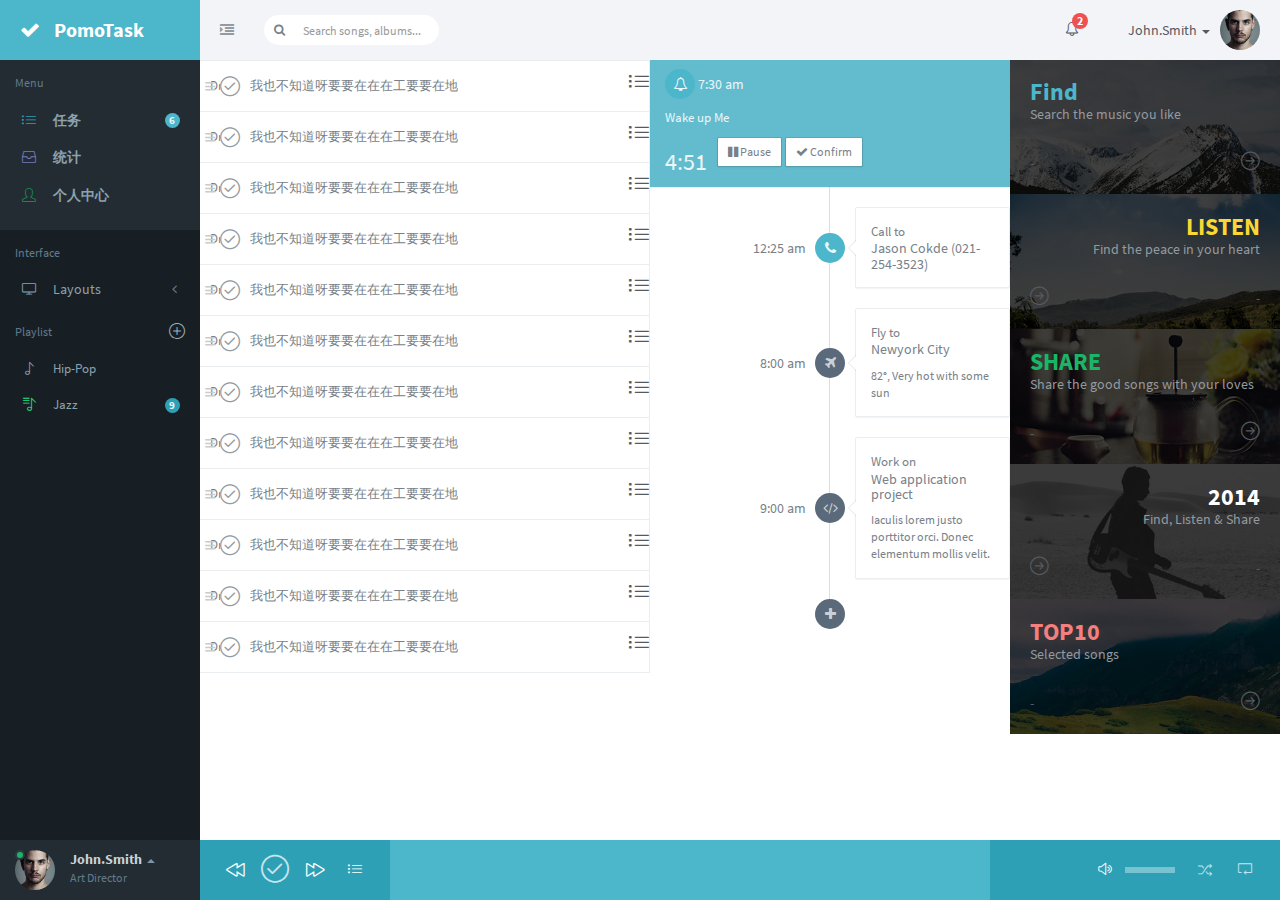
<file: listen.html>
<!DOCTYPE html>
<html lang="en" class="app">
<head>  
<meta charset="utf-8" />
<title>任务</title>
<meta name="description" content="app, web app, responsive, admin dashboard, admin, flat, flat ui, ui kit, off screen nav" />
<meta name="viewport" content="width=device-width, initial-scale=1, maximum-scale=1" />
<link rel="stylesheet" href="js/jPlayer/jplayer.flat.css" type="text/css" />
<link rel="stylesheet" href="css/bootstrap.css" type="text/css" />
<link rel="stylesheet" href="css/animate.css" type="text/css" />
<link rel="stylesheet" href="css/font-awesome.min.css" type="text/css" />
<link rel="stylesheet" href="css/simple-line-icons.css" type="text/css" />
<link rel="stylesheet" href="css/font.css" type="text/css" />
<link rel="stylesheet" href="css/app.css" type="text/css" />  
<link rel="stylesheet" href="js/nestable/nestable.css" type="text/css" />

<!--[if lt IE 9]>
    <script src="js/ie/html5shiv.js"></script>
    <script src="js/ie/respond.min.js"></script>
    <script src="js/ie/excanvas.js"></script>
  <![endif]-->
</head>
<body class="">
<section class="vbox">
  <header class=" lter header header-md navbar navbar-fixed-top-xs">
    <div class="navbar-header aside bg-info"> <!--  -->
      <a class="btn btn-link visible-xs" data-toggle="class:nav-off-screen,open" data-target="#nav,html">
        <i class="icon-list"></i>
      </a>
      <a href="index.html" class="navbar-brand text-lt">
        <i class="fa fa-check"></i>
        <img src="images/logo.png" alt="." class="hide">
        <span class="hidden- m-l-sm">PomoTask</span>
      </a>
      <a class="btn btn-link visible-xs" data-toggle="dropdown" data-target=".user">
        <i class="icon-settings"></i>
      </a>
    </div>      <ul class="nav navbar-nav hidden-xs">
      <li>
      <a href="#nav,.navbar-header" data-toggle="class:," class="text-muted">
        <i class="fa fa-indent text"></i>
        <i class="fa fa-dedent text-active"></i>
      </a>
      </li>
    </ul>
    <form class="navbar-form navbar-left input-s-lg m-t m-l-n-xs hidden-xs" role="search">
      <div class="form-group">
        <div class="input-group">
          <span class="input-group-btn">
            <button type="submit" class="btn btn-sm bg-white btn-icon rounded"><i class="fa fa-search"></i></button>
          </span>
          <input type="text" class="form-control input-sm no-border rounded" placeholder="Search songs, albums...">
        </div>
      </div>
    </form>
    <div class="navbar-right ">
      <ul class="nav navbar-nav m-n hidden-xs nav-user user">
        <li class="hidden-xs">
        <a href="#" class="dropdown-toggle lt" data-toggle="dropdown">
          <i class="icon-bell"></i>
          <span class="badge badge-sm up bg-danger count">2</span>
        </a>
        <section class="dropdown-menu aside-xl animated fadeInUp">
          <section class="panel bg-white">
            <div class="panel-heading b-light bg-light">
              <strong>You have <span class="count">2</span> notifications</strong>
            </div>
            <div class="list-group list-group-alt">
              <a href="#" class="media list-group-item">
                <span class="pull-left thumb-sm">
                  <img src="images/a0.png" alt="..." class="img-circle">
                </span>
                <span class="media-body block m-b-none">
                  Use awesome animate.css<br>
                  <small class="text-muted">10 minutes ago</small>
                </span>
              </a>
              <a href="#" class="media list-group-item">
                <span class="media-body block m-b-none">
                  1.0 initial released<br>
                  <small class="text-muted">1 hour ago</small>
                </span>
              </a>
            </div>
            <div class="panel-footer text-sm">
              <a href="#" class="pull-right"><i class="fa fa-cog"></i></a>
              <a href="#notes" data-toggle="class:show animated fadeInRight">See all the notifications</a>
            </div>
          </section>
        </section>
        </li>
        <li class="dropdown">
        <a href="#" class="dropdown-toggle bg clear" data-toggle="dropdown">
          <span class="thumb-sm avatar pull-right m-t-n-sm m-b-n-sm m-l-sm">
            <img src="images/a0.png" alt="...">
          </span>
          John.Smith <b class="caret"></b>
        </a>
        <ul class="dropdown-menu animated fadeInRight">            
          <li>
          <span class="arrow top"></span>
          <a href="#">Settings</a>
          </li>

          <li>
          <a href="#">
            <span class="badge bg-danger pull-right">3</span>
            Notifications
          </a>
          </li>
          <li class="divider"></li>
          <li>
          <a href="modal.lockme.html" data-toggle="ajaxModal" >Logout</a>
          </li>
        </ul>
        </li>
      </ul>
    </div>      
  </header>
  <section>
    <section class="hbox stretch">
      <!-- .aside -->
      <aside class="bg-black dk  aside hidden-print" id="nav">          
        <section class="vbox">
          <section class="w-f-md scrollable">
            <div class="slim-scroll" data-height="auto" data-disable-fade-out="true" data-distance="0" data-size="10px" data-railOpacity="0.2">

              <!-- nav -->                 
              <nav class="nav-primary hidden-xs">
                <ul class="nav bg clearfix">
                  <li class="hidden- padder m-t m-b-sm text-xs text-muted">
                  Menu
                  </li>

                  <li>
                  <a href="listen.html">
                    <i class="icon-list icon  text-info-dker"></i>
                    <b class="badge bg-info pull-right">6</b>
                    <span class="font-bold">任务</span>
                  </a>
                  </li>
                  <li>
                  <a href="events.html">
                    <i class="icon-drawer icon text-primary-lter"></i>
                    <span class="font-bold">统计</span>
                  </a>
                  </li>
                  <li>
                  <a href="events.html">
                    <i class="icon-user icon  text-success-dker"></i>
                    <span class="font-bold">个人中心</span>
                  </a>
                  </li>
                  <li class="m-b hidden-"></li>
                </ul>
                <ul class="nav" data-ride="collapse">
                  <li class="hidden- padder m-t m-b-sm text-xs text-muted">
                  Interface
                  </li>
                  <li >
                  <a href="#" class="auto">
                    <span class="pull-right text-muted">
                      <i class="fa fa-angle-left text"></i>
                      <i class="fa fa-angle-down text-active"></i>
                    </span>
                    <i class="icon-screen-desktop icon">
                    </i>
                    <span>Layouts</span>
                  </a>
                  <ul class="nav dk text-sm">
                    <li >
                    <a href="layout-color.html" class="auto">                                                        
                      <i class="fa fa-angle-right text-xs"></i>

                      <span>Color option</span>
                    </a>
                    </li>
                    <li >
                    <a href="layout-boxed.html" class="auto">                                                        
                      <i class="fa fa-angle-right text-xs"></i>

                      <span>Boxed layout</span>
                    </a>
                    </li>
                    <li >
                    <a href="layout-fluid.html" class="auto">                                                        
                      <i class="fa fa-angle-right text-xs"></i>

                      <span>Fluid layout</span>
                    </a>
                    </li>
                  </ul>
                  </li>

                </ul>
                <ul class="nav text-sm">
                  <li class="hidden- padder m-t m-b-sm text-xs text-muted">
                  <span class="pull-right"><a href="#"><i class="icon-plus i-lg"></i></a></span>
                  Playlist
                  </li>
                  <li>
                  <a href="#">
                    <i class="icon-music-tone icon"></i>
                    <span>Hip-Pop</span>
                  </a>
                  </li>
                  <li>
                  <a href="#">
                    <i class="icon-playlist icon text-success-lter"></i>
                    <b class="badge bg-info dker pull-right">9</b>
                    <span>Jazz</span>
                  </a>
                  </li>
                </ul>
              </nav>
              <!-- / nav -->
            </div>
          </section>

          <footer class="footer hidden-xs no-padder text-center-">
            <div class="bg hidden-xs ">
              <div class="dropdown dropup wrapper-sm clearfix">
                <a href="#" class="dropdown-toggle" data-toggle="dropdown">
                  <span class="thumb-sm avatar pull-left m-l-xs">                        
                    <img src="images/a3.png" class="dker" alt="...">
                    <i class="on b-black"></i>
                  </span>
                  <span class="hidden- clear">
                    <span class="block m-l">
                      <strong class="font-bold text-lt">John.Smith</strong> 
                      <b class="caret"></b>
                    </span>
                    <span class="text-muted text-xs block m-l">Art Director</span>
                  </span>
                </a>
                <ul class="dropdown-menu animated fadeInRight aside text-left">                      
                  <li>
                  <span class="arrow bottom hidden-"></span>
                  <a href="#">Settings</a>
                  </li>
                  <li>
                  <a href="profile.html">Profile</a>
                  </li>
                  <li>
                  <a href="#">
                    <span class="badge bg-danger pull-right">3</span>
                    Notifications
                  </a>
                  </li>
                  <li>
                  <a href="docs.html">Help</a>
                  </li>
                  <li class="divider"></li>
                  <li>
                  <a href="modal.lockme.html" data-toggle="ajaxModal" >Logout</a>
                  </li>
                </ul>
              </div>
          </div>            </footer>
        </section>
      </aside>
      <!-- /.aside -->
      <section id="content">
        <section class="vbox">
          <section class="w-f-md">
            <section class="hbox stretch  dker bg-white-only">
              <aside class="col-sm-5 no-padder" id="sidebar">
                <section class="vbox animated fadeInUp">
                  <section class="scrollable">     

                    <!-- tasklist -->
                    <div class="dd" id="nestable3">
                      <!--   <ol class="dd-list">
                      <li class="dd-item dd3-item" data-id="13">
                          <div class="dd-handle dd3-handle">Drag</div><div class="dd3-content">Item 13</div>
                      </li>
                      <li class="dd-item dd3-item" data-id="14">
                          <div class="dd-handle dd3-handle">Drag</div><div class="dd3-content">Item 15</div>
                          <ol class="dd-list">
                              <li class="dd-item dd3-item" data-id="15">
                                  <div class="dd-handle dd3-handle">Drag</div><div class="dd3-content">Item 18</div>
                              </li>
                          </ol>
                      </li>
                    </ol> -->
                      <ol class="dd-list list-group list-group-lg no-radius no-border m-t-n-xxs m-b-none auto" id="task">
                        <li class="list-group-item dd-item dd3-item" data-id="1">
                        <div class="dd-handle dd3-handle">Drag</div>
                        <div class="pull-right m-l">
                          <a href="#"><i class="icon-list"></i></a>
                        </div>
                        <a href="#" class="jp-play-me m-r-sm pull-left checkit">
                          <i class="icon-check text-muted text"></i>
                          <i class="icon-check bg-success text-active"></i>
                        </a>
                        <div class="clear text-ellipsis">
                          <span  contenteditable="true">我也不知道呀要要在在在工要要在地</span>
                        </div>
                        </li>
                        <li class="list-group-item dd-item dd3-item" data-id="2">
                        <div class="dd-handle dd3-handle">Drag</div>
                        <div class="pull-right m-l">
                          <a href="#"><i class="icon-list"></i></a>
                        </div>
                        <a href="#" class="jp-play-me m-r-sm pull-left">
                          <i class="icon-check text-muted text"></i>
                          <i class="icon-check bg-success text-active"></i>
                        </a>
                        <div class="clear text-ellipsis" data-id="3">
                          <span  contenteditable="true">我也不知道呀要要在在在工要要在地</span>
                        </div>
                        </li>
                        <li class="list-group-item dd-item dd3-item" data-id="3">
                        <div class="dd-handle dd3-handle">Drag</div>
                        <div class="pull-right m-l">
                          <a href="#"><i class="icon-list"></i></a>
                        </div>
                        <a href="#" class="jp-play-me m-r-sm pull-left">
                          <i class="icon-check text-muted text"></i>
                          <i class="icon-check bg-success text-active"></i>
                        </a>
                        <div class="clear text-ellipsis" data-id="4">
                          <span  contenteditable="true">我也不知道呀要要在在在工要要在地</span>
                        </div>
                        </li>
                        <li class="list-group-item dd-item dd3-item" data-id="1">
                        <div class="dd-handle dd3-handle">Drag</div>
                        <div class="pull-right m-l">
                          <a href="#"><i class="icon-list"></i></a>
                        </div>
                        <a href="#" class="jp-play-me m-r-sm pull-left checkit">
                          <i class="icon-check text-muted text"></i>
                          <i class="icon-check bg-success text-active"></i>
                        </a>
                        <div class="clear text-ellipsis">
                          <span  contenteditable="true">我也不知道呀要要在在在工要要在地</span>
                        </div>
                        </li>
                        <li class="list-group-item dd-item dd3-item" data-id="2">
                        <div class="dd-handle dd3-handle">Drag</div>
                        <div class="pull-right m-l">
                          <a href="#"><i class="icon-list"></i></a>
                        </div>
                        <a href="#" class="jp-play-me m-r-sm pull-left">
                          <i class="icon-check text-muted text"></i>
                          <i class="icon-check bg-success text-active"></i>
                        </a>
                        <div class="clear text-ellipsis" data-id="3">
                          <span  contenteditable="true">我也不知道呀要要在在在工要要在地</span>
                        </div>
                        </li>
                        <li class="list-group-item dd-item dd3-item" data-id="3">
                        <div class="dd-handle dd3-handle">Drag</div>
                        <div class="pull-right m-l">
                          <a href="#"><i class="icon-list"></i></a>
                        </div>
                        <a href="#" class="jp-play-me m-r-sm pull-left">
                          <i class="icon-check text-muted text"></i>
                          <i class="icon-check bg-success text-active"></i>
                        </a>
                        <div class="clear text-ellipsis" data-id="4">
                          <span  contenteditable="true">我也不知道呀要要在在在工要要在地</span>
                        </div>
                        </li>
                        <li class="list-group-item dd-item dd3-item" data-id="1">
                        <div class="dd-handle dd3-handle">Drag</div>
                        <div class="pull-right m-l">
                          <a href="#"><i class="icon-list"></i></a>
                        </div>
                        <a href="#" class="jp-play-me m-r-sm pull-left checkit">
                          <i class="icon-check text-muted text"></i>
                          <i class="icon-check bg-success text-active"></i>
                        </a>
                        <div class="clear text-ellipsis">
                          <span  contenteditable="true">我也不知道呀要要在在在工要要在地</span>
                        </div>
                        </li>
                        <li class="list-group-item dd-item dd3-item" data-id="2">
                        <div class="dd-handle dd3-handle">Drag</div>
                        <div class="pull-right m-l">
                          <a href="#"><i class="icon-list"></i></a>
                        </div>
                        <a href="#" class="jp-play-me m-r-sm pull-left">
                          <i class="icon-check text-muted text"></i>
                          <i class="icon-check bg-success text-active"></i>
                        </a>
                        <div class="clear text-ellipsis" data-id="3">
                          <span  contenteditable="true">我也不知道呀要要在在在工要要在地</span>
                        </div>
                        </li>
                        <li class="list-group-item dd-item dd3-item" data-id="3">
                        <div class="dd-handle dd3-handle">Drag</div>
                        <div class="pull-right m-l">
                          <a href="#"><i class="icon-list"></i></a>
                        </div>
                        <a href="#" class="jp-play-me m-r-sm pull-left">
                          <i class="icon-check text-muted text"></i>
                          <i class="icon-check bg-success text-active"></i>
                        </a>
                        <div class="clear text-ellipsis" data-id="4">
                          <span  contenteditable="true">我也不知道呀要要在在在工要要在地</span>
                        </div>
                        </li>
                        <li class="list-group-item dd-item dd3-item" data-id="1">
                        <div class="dd-handle dd3-handle">Drag</div>
                        <div class="pull-right m-l">
                          <a href="#"><i class="icon-list"></i></a>
                        </div>
                        <a href="#" class="jp-play-me m-r-sm pull-left checkit">
                          <i class="icon-check text-muted text"></i>
                          <i class="icon-check bg-success text-active"></i>
                        </a>
                        <div class="clear text-ellipsis">
                          <span  contenteditable="true">我也不知道呀要要在在在工要要在地</span>
                        </div>
                        </li>
                        <li class="list-group-item dd-item dd3-item" data-id="2">
                        <div class="dd-handle dd3-handle">Drag</div>
                        <div class="pull-right m-l">
                          <a href="#"><i class="icon-list"></i></a>
                        </div>
                        <a href="#" class="jp-play-me m-r-sm pull-left">
                          <i class="icon-check text-muted text"></i>
                          <i class="icon-check bg-success text-active"></i>
                        </a>
                        <div class="clear text-ellipsis" data-id="3">
                          <span  contenteditable="true">我也不知道呀要要在在在工要要在地</span>
                        </div>
                        </li>
                        <li class="list-group-item dd-item dd3-item" data-id="3">
                        <div class="dd-handle dd3-handle">Drag</div>
                        <div class="pull-right m-l">
                          <a href="#"><i class="icon-list"></i></a>
                        </div>
                        <a href="#" class="jp-play-me m-r-sm pull-left">
                          <i class="icon-check text-muted text"></i>
                          <i class="icon-check bg-success text-active"></i>
                        </a>
                        <div class="clear text-ellipsis" data-id="4">
                          <span  contenteditable="true">我也不知道呀要要在在在工要要在地</span>
                        </div>
                        </li>
                      </ol>
                    </div>
                  </section>
                </section>
              </aside>
              <!-- / side content -->
              <section class="col-sm-4 no-padder bg-darker">
                <section class="vbox">
                  <section class="scrollable hover">



                    <div class="timeline">
                      <article class="timeline-item active">
                        <div class="timeline-caption">
                          <div class="panel bg-info lt no-borders">
                            <div class="panel-body">
                              <span class="timeline-icon"><i class="fa fa-bell-o time-icon bg-info"></i></span> 
                              <span class="timeline-date">7:30 am</span>
                              <div class="text-sm">Wake up Me</div>
                              <div class="m-t-sm timeline-action">
                                <span class="h3 pull-left m-r-sm">4:51</span>
                                <button class="btn btn-sm btn-default btn-bg"><i class="fa fa-pause"></i> Pause</button>
                                <button class="btn btn-sm btn-default btn-bg"><i class="fa fa-check"></i> Confirm</button>
                              </div>
                            </div>
                          </div>
                        </div>
                      </article>
                      <article class="timeline-item">
                        <div class="timeline-caption">
                          <div class="panel panel-default">
                            <div class="panel-body">
                              <span class="arrow left"></span>
                              <span class="timeline-icon"><i class="fa fa-phone time-icon bg-info"></i></span>
                              <span class="timeline-date">12:25 am</span>
                              <div class="text-sm">Call to</div>
                              <h5>                                
                                Jason Cokde (021-254-3523)
                              </h5>
                            </div>       
                          </div>
                        </div>
                      </article>

                      <article class="timeline-item">
                        <div class="timeline-caption">                
                          <div class="panel panel-default">
                            <div class="panel-body">
                              <span class="arrow left"></span>
                              <span class="timeline-icon"><i class="fa fa-plane time-icon bg-dark"></i></span>
                              <span class="timeline-date">8:00 am</span>
                              <div class="text-sm">Fly to</div>
                              <h5>                                
                                Newyork City
                              </h5>
                              <p>82°, Very hot with some sun</p>
                            </div>
                          </div>
                        </div>
                      </article>

                      <article class="timeline-item">
                        <div class="timeline-caption">
                          <div class="panel panel-default">
                            <div class="panel-body">
                              <span class="arrow left"></span>
                              <span class="timeline-icon"><i class="fa fa-code time-icon bg-dark"></i></span>
                              <span class="timeline-date">9:00 am</span>
                              <div class="text-sm">Work on</div>
                              <h5>                                
                                Web application project
                              </h5>
                              <p>Iaculis lorem justo porttitor orci. Donec elementum mollis velit.</p>
                            </div>
                          </div>
                        </div>
                      </article>
                      <div class="timeline-footer"><a href="#"><i class="fa fa-plus time-icon inline-block bg-dark"></i></a></div>
                    </div>

                  </section>
                </section>
              </section>
              <section class="col-sm-3 no-padder lt">
                <section class="vbox">
                  <section class="scrollable hover">
                    <div class="m-t-n-xxs">
                      <div class="item pos-rlt">
                        <a href="#" class="item-overlay active opacity wrapper-md font-xs">
                          <span class="block h3 font-bold text-info">Find</span>
                          <span class="text-muted">Search the music you like</span>
                          <span class="bottom wrapper-md block">- <i class="icon-arrow-right i-lg pull-right"></i></span>
                        </a>
                        <a href="#">
                          <img class="img-full" src="images/m40.jpg" alt="...">
                        </a>
                      </div>
                      <div class="item pos-rlt">
                        <a href="#" class="item-overlay active opacity wrapper-md font-xs text-right">
                          <span class="block h3 font-bold text-warning text-u-c">Listen</span>
                          <span class="text-muted">Find the peace in your heart</span>
                          <span class="bottom wrapper-md block"><i class="icon-arrow-right i-lg pull-left"></i> -</span>
                        </a>
                        <a href="#">
                          <img class="img-full" src="images/m41.jpg" alt="...">
                        </a>
                      </div>
                      <div class="item pos-rlt">
                        <a href="#" class="item-overlay active opacity wrapper-md font-xs">
                          <span class="block h3 font-bold text-success text-u-c">Share</span>
                          <span class="text-muted">Share the good songs with your loves</span>
                          <span class="bottom wrapper-md block">- <i class="icon-arrow-right i-lg pull-right"></i></span>
                        </a>
                        <a href="#">
                          <img class="img-full" src="images/m42.jpg" alt="...">
                        </a>
                      </div>
                      <div class="item pos-rlt">
                        <a href="#" class="item-overlay active opacity wrapper-md font-xs text-right">
                          <span class="block h3 font-bold text-white text-u-c">2014</span>
                          <span class="text-muted">Find, Listen &amp; Share</span>
                          <span class="bottom wrapper-md block"><i class="icon-arrow-right i-lg pull-left"></i> -</span>
                        </a>
                        <a href="#">
                          <img class="img-full" src="images/m44.jpg" alt="...">
                        </a>
                      </div>
                      <div class="item pos-rlt">
                        <a href="#" class="item-overlay active opacity wrapper-md font-xs">
                          <span class="block h3 font-bold text-danger-lter text-u-c">Top10</span>
                          <span class="text-muted">Selected songs</span>
                          <span class="bottom wrapper-md block">- <i class="icon-arrow-right i-lg pull-right"></i></span>
                        </a>
                        <a href="#">
                          <img class="img-full" src="images/m45.jpg" alt="...">
                        </a>
                      </div>
                    </div>
                  </section>
                </section>
              </section>


            </section>
          </section>
          <footer class="footer bg-info dker">
            <div id="jp_container_N">
              <div class="jp-type-playlist">
                <div id="jplayer_N" class="jp-jplayer hide"></div>
                <div class="jp-gui">
                  <div class="jp-video-play hide">
                    <a class="jp-video-play-icon">play</a>
                  </div>
                  <div class="jp-interface">
                    <div class="jp-controls">
                      <div><a class="jp-previous"><i class="icon-control-rewind i-lg"></i></a></div>
                      <div>
                        <a class="jp-play"><i class="icon-check text-muted i-2x"></i></a>
                        <a class="jp-pause hid"><i class="icon-check i-2x"></i></a>
                      </div>
                      <div><a class="jp-next"><i class="icon-control-forward i-lg"></i></a></div>
                      <div class="hide"><a class="jp-stop"><i class="fa fa-stop"></i></a></div>
                      <div><a class="" data-toggle="dropdown" data-target="#playlist"><i class="icon-list"></i></a></div>
                      <div class="jp-progress hidden-xs">
                        <div class="jp-seek-bar dk">
                          <div class="jp-play-bar bg">
                          </div>
                          <div class="jp-title text-lt">
                            <ul>
                              <li></li>
                            </ul>
                          </div>
                        </div>
                      </div>
                      <div class="hidden-xs hidden-sm jp-current-time text-xs text-muted"></div>
                      <div class="hidden-xs hidden-sm jp-duration text-xs text-muted"></div>
                      <div class="hidden-xs hidden-sm">
                        <a class="jp-mute" title="mute"><i class="icon-volume-2"></i></a>
                        <a class="jp-unmute hid" title="unmute"><i class="icon-volume-off"></i></a>
                      </div>
                      <div class="hidden-xs hidden-sm jp-volume">
                        <div class="jp-volume-bar dk">
                          <div class="jp-volume-bar-value lter"></div>
                        </div>
                      </div>
                      <div>
                        <a class="jp-shuffle" title="shuffle"><i class="icon-shuffle text-muted"></i></a>
                        <a class="jp-shuffle-off hid" title="shuffle off"><i class="icon-shuffle text-lt"></i></a>
                      </div>
                      <div>
                        <a class="jp-repeat" title="repeat"><i class="icon-loop text-muted"></i></a>
                        <a class="jp-repeat-off hid" title="repeat off"><i class="icon-loop text-lt"></i></a>
                      </div>
                      <div class="hide">
                        <a class="jp-full-screen" title="full screen"><i class="fa fa-expand"></i></a>
                        <a class="jp-restore-screen" title="restore screen"><i class="fa fa-compress text-lt"></i></a>
                      </div>
                    </div>
                  </div>
                </div>
                <div class="jp-playlist dropup" id="playlist">
                  <ul class="dropdown-menu aside-xl dker">
                    <!-- The method Playlist.displayPlaylist() uses this unordered list -->
                    <li class="list-group-item"></li>
                  </ul>
                </div>
                <div class="jp-no-solution hide">
                  <span>Update Required</span>
                  To play the media you will need to either update your browser to a recent version or update your <a href="http://get.adobe.com/flashplayer/" target="_blank">Flash plugin</a>.
                </div>
              </div>
            </div>
          </footer>
        </section>
        <a href="#" class="hide nav-off-screen-block" data-toggle="class:nav-off-screen,open" data-target="#nav,html"></a>
      </section>
    </section>
  </section>    
</section>
<script src="js/jquery.min.js"></script>
<!-- Bootstrap -->
<script src="js/bootstrap.js"></script>
<!-- App -->
<!--    --><script src="js/app.js"></script>  
<script src="js/slimscroll/jquery.slimscroll.min.js"></script>

<script src="js/sortable/jquery.sortable.js"></script>
<script src="js/nestable/jquery.nestable.js"></script>
<script src="js/nestable/demo.js"></script>
<script src="js/app.plugin.js"></script> 
<script type="text/javascript">
$('body').on('click', '.jp-play-me',  function(){
    var me = $(this);
    me.find('.text').toggle();
    me.find('.text-active').toggle();
    me.closest('li').toggleClass('active');
    })
</script>
</body>
</html>
</file>
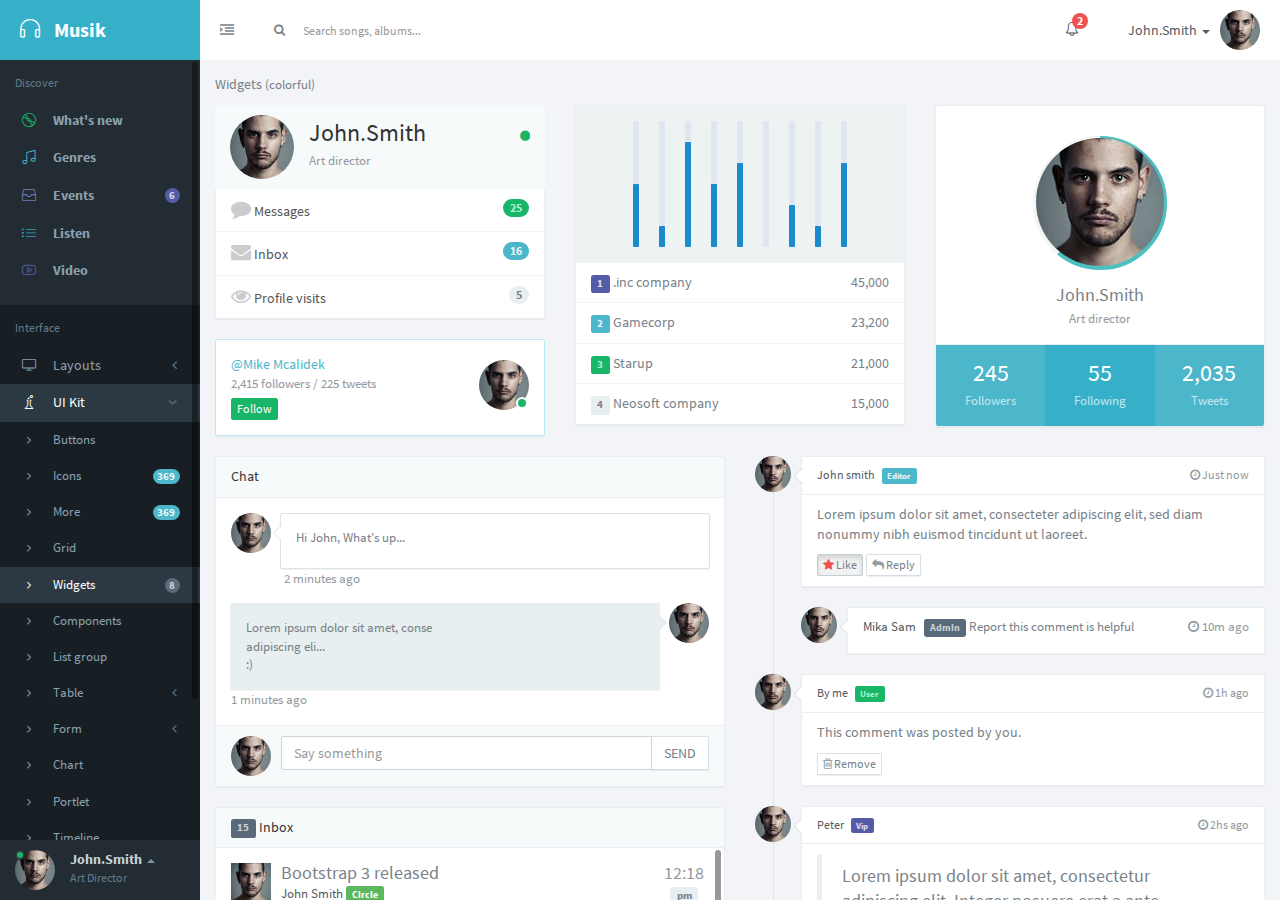
<file: pomo时间轴 widgets.html>
<!DOCTYPE html>
<html lang="en" class="app">
<head>  
  <meta charset="utf-8" />
  <title>Musik | Web Application</title>
  <meta name="description" content="app, web app, responsive, admin dashboard, admin, flat, flat ui, ui kit, off screen nav" />
  <meta name="viewport" content="width=device-width, initial-scale=1, maximum-scale=1" />
  <link rel="stylesheet" href="js/jPlayer/jplayer.flat.css" type="text/css" />
  <link rel="stylesheet" href="css/bootstrap.css" type="text/css" />
  <link rel="stylesheet" href="css/animate.css" type="text/css" />
  <link rel="stylesheet" href="css/font-awesome.min.css" type="text/css" />
  <link rel="stylesheet" href="css/simple-line-icons.css" type="text/css" />
  <link rel="stylesheet" href="css/font.css" type="text/css" />
  <link rel="stylesheet" href="css/app.css" type="text/css" />  
  
  <!--[if lt IE 9]>
    <script src="js/ie/html5shiv.js"></script>
    <script src="js/ie/respond.min.js"></script>
    <script src="js/ie/excanvas.js"></script>
  <![endif]-->
</head>
<body class="">
  <section class="vbox">
    <header class="bg-white-only header header-md navbar navbar-fixed-top-xs">
      <div class="navbar-header aside bg-info dk">
        <a class="btn btn-link visible-xs" data-toggle="class:nav-off-screen,open" data-target="#nav,html">
          <i class="icon-list"></i>
        </a>
        <a href="index.html" class="navbar-brand text-lt">
          <i class="icon-earphones"></i>
          <img src="images/logo.png" alt="." class="hide">
          <span class="hidden-nav-xs m-l-sm">Musik</span>
        </a>
        <a class="btn btn-link visible-xs" data-toggle="dropdown" data-target=".user">
          <i class="icon-settings"></i>
        </a>
      </div>      <ul class="nav navbar-nav hidden-xs">
        <li>
          <a href="#nav,.navbar-header" data-toggle="class:nav-xs,nav-xs" class="text-muted">
            <i class="fa fa-indent text"></i>
            <i class="fa fa-dedent text-active"></i>
          </a>
        </li>
      </ul>
      <form class="navbar-form navbar-left input-s-lg m-t m-l-n-xs hidden-xs" role="search">
        <div class="form-group">
          <div class="input-group">
            <span class="input-group-btn">
              <button type="submit" class="btn btn-sm bg-white btn-icon rounded"><i class="fa fa-search"></i></button>
            </span>
            <input type="text" class="form-control input-sm no-border rounded" placeholder="Search songs, albums...">
          </div>
        </div>
      </form>
      <div class="navbar-right ">
        <ul class="nav navbar-nav m-n hidden-xs nav-user user">
          <li class="hidden-xs">
            <a href="#" class="dropdown-toggle lt" data-toggle="dropdown">
              <i class="icon-bell"></i>
              <span class="badge badge-sm up bg-danger count">2</span>
            </a>
            <section class="dropdown-menu aside-xl animated fadeInUp">
              <section class="panel bg-white">
                <div class="panel-heading b-light bg-light">
                  <strong>You have <span class="count">2</span> notifications</strong>
                </div>
                <div class="list-group list-group-alt">
                  <a href="#" class="media list-group-item">
                    <span class="pull-left thumb-sm">
                      <img src="images/a0.png" alt="..." class="img-circle">
                    </span>
                    <span class="media-body block m-b-none">
                      Use awesome animate.css<br>
                      <small class="text-muted">10 minutes ago</small>
                    </span>
                  </a>
                  <a href="#" class="media list-group-item">
                    <span class="media-body block m-b-none">
                      1.0 initial released<br>
                      <small class="text-muted">1 hour ago</small>
                    </span>
                  </a>
                </div>
                <div class="panel-footer text-sm">
                  <a href="#" class="pull-right"><i class="fa fa-cog"></i></a>
                  <a href="#notes" data-toggle="class:show animated fadeInRight">See all the notifications</a>
                </div>
              </section>
            </section>
          </li>
          <li class="dropdown">
            <a href="#" class="dropdown-toggle bg clear" data-toggle="dropdown">
              <span class="thumb-sm avatar pull-right m-t-n-sm m-b-n-sm m-l-sm">
                <img src="images/a0.png" alt="...">
              </span>
              John.Smith <b class="caret"></b>
            </a>
            <ul class="dropdown-menu animated fadeInRight">            
              <li>
                <span class="arrow top"></span>
                <a href="#">Settings</a>
              </li>
              <li>
                <a href="profile.html">Profile</a>
              </li>
              <li>
                <a href="#">
                  <span class="badge bg-danger pull-right">3</span>
                  Notifications
                </a>
              </li>
              <li>
                <a href="docs.html">Help</a>
              </li>
              <li class="divider"></li>
              <li>
                <a href="modal.lockme.html" data-toggle="ajaxModal" >Logout</a>
              </li>
            </ul>
          </li>
        </ul>
      </div>      
    </header>
    <section>
      <section class="hbox stretch">
        <!-- .aside -->
        <aside class="bg-black dk aside hidden-print" id="nav">          
          <section class="vbox">
            <section class="w-f-md scrollable">
              <div class="slim-scroll" data-height="auto" data-disable-fade-out="true" data-distance="0" data-size="10px" data-railOpacity="0.2">
                


                <!-- nav -->                 
                <nav class="nav-primary hidden-xs">
                  <ul class="nav bg clearfix">
                    <li class="hidden-nav-xs padder m-t m-b-sm text-xs text-muted">
                      Discover
                    </li>
                    <li>
                      <a href="index.html">
                        <i class="icon-disc icon text-success"></i>
                        <span class="font-bold">What's new</span>
                      </a>
                    </li>
                    <li>
                      <a href="genres.html">
                        <i class="icon-music-tone-alt icon text-info"></i>
                        <span class="font-bold">Genres</span>
                      </a>
                    </li>
                    <li>
                      <a href="events.html">
                        <i class="icon-drawer icon text-primary-lter"></i>
                        <b class="badge bg-primary pull-right">6</b>
                        <span class="font-bold">Events</span>
                      </a>
                    </li>
                    <li>
                      <a href="listen.html">
                        <i class="icon-list icon  text-info-dker"></i>
                        <span class="font-bold">Listen</span>
                      </a>
                    </li>
                    <li>
                      <a href="video.html" data-target="#content" data-el="#bjax-el" data-replace="true">
                        <i class="icon-social-youtube icon  text-primary"></i>
                        <span class="font-bold">Video</span>
                      </a>
                    </li>
                    <li class="m-b hidden-nav-xs"></li>
                  </ul>
                  <ul class="nav" data-ride="collapse">
                    <li class="hidden-nav-xs padder m-t m-b-sm text-xs text-muted">
                      Interface
                    </li>
                    <li >
                      <a href="#" class="auto">
                        <span class="pull-right text-muted">
                          <i class="fa fa-angle-left text"></i>
                          <i class="fa fa-angle-down text-active"></i>
                        </span>
                        <i class="icon-screen-desktop icon">
                        </i>
                        <span>Layouts</span>
                      </a>
                      <ul class="nav dk text-sm">
                        <li >
                          <a href="layout-color.html" class="auto">                                                        
                            <i class="fa fa-angle-right text-xs"></i>

                            <span>Color option</span>
                          </a>
                        </li>
                        <li >
                          <a href="layout-boxed.html" class="auto">                                                        
                            <i class="fa fa-angle-right text-xs"></i>

                            <span>Boxed layout</span>
                          </a>
                        </li>
                        <li >
                          <a href="layout-fluid.html" class="auto">                                                        
                            <i class="fa fa-angle-right text-xs"></i>

                            <span>Fluid layout</span>
                          </a>
                        </li>
                      </ul>
                    </li>
                    <li  class="active">
                      <a href="#" class="auto">
                        <span class="pull-right text-muted">
                          <i class="fa fa-angle-left text"></i>
                          <i class="fa fa-angle-down text-active"></i>
                        </span>
                        <i class="icon-chemistry icon">
                        </i>
                        <span>UI Kit</span>
                      </a>
                      <ul class="nav dk text-sm">
                        <li >
                          <a href="buttons.html" class="auto">                                                        
                            <i class="fa fa-angle-right text-xs"></i>

                            <span>Buttons</span>
                          </a>
                        </li>
                        <li >
                          <a href="icons.html" class="auto">                            
                            <b class="badge bg-info pull-right">369</b>                                                        
                            <i class="fa fa-angle-right text-xs"></i>

                            <span>Icons</span>
                          </a>
                        </li><li >
                          <a href="http://www.weidea.net" class="auto">                            
                            <b class="badge bg-info pull-right">369</b>                                                        
                            <i class="fa fa-angle-right text-xs"></i>

                            <span>More</span>
                          </a>
                        </li>
                        <li >
                          <a href="grid.html" class="auto">                                                        
                            <i class="fa fa-angle-right text-xs"></i>

                            <span>Grid</span>
                          </a>
                        </li>
                        <li  class="active">
                          <a href="widgets.html" class="auto">                            
                            <b class="badge bg-dark pull-right">8</b>                                                        
                            <i class="fa fa-angle-right text-xs"></i>

                            <span>Widgets</span>
                          </a>
                        </li>
                        <li >
                          <a href="components.html" class="auto">                                                        
                            <i class="fa fa-angle-right text-xs"></i>

                            <span>Components</span>
                          </a>
                        </li>
                        <li >
                          <a href="list.html" class="auto">                                                        
                            <i class="fa fa-angle-right text-xs"></i>

                            <span>List group</span>
                          </a>
                        </li>
                        <li >
                          <a href="#table" class="auto">                            
                            <span class="pull-right text-muted">
                              <i class="fa fa-angle-left text"></i>
                              <i class="fa fa-angle-down text-active"></i>
                            </span>                            
                            <i class="fa fa-angle-right text-xs"></i>

                            <span>Table</span>
                          </a>
                          <ul class="nav dker">
                            <li >
                              <a href="table-static.html">
                                <i class="fa fa-angle-right"></i>
                                <span>Table static</span>
                              </a>
                            </li>
                            <li >
                              <a href="table-datatable.html">
                                <i class="fa fa-angle-right"></i>
                                <span>Datatable</span>
                              </a>
                            </li>
                          </ul>
                        </li>
                        <li >
                          <a href="#form" class="auto">                            
                            <span class="pull-right text-muted">
                              <i class="fa fa-angle-left text"></i>
                              <i class="fa fa-angle-down text-active"></i>
                            </span>                            
                            <i class="fa fa-angle-right text-xs"></i>

                            <span>Form</span>
                          </a>
                          <ul class="nav dker">
                            <li >
                              <a href="form-elements.html">
                                <i class="fa fa-angle-right"></i>
                                <span>Form elements</span>
                              </a>
                            </li>
                            <li >
                              <a href="form-validation.html">
                                <i class="fa fa-angle-right"></i>
                                <span>Form validation</span>
                              </a>
                            </li>
                            <li >
                              <a href="form-wizard.html">
                                <i class="fa fa-angle-right"></i>
                                <span>Form wizard</span>
                              </a>
                            </li>
                          </ul>
                        </li>
                        <li >
                          <a href="chart.html" class="auto">                                                        
                            <i class="fa fa-angle-right text-xs"></i>

                            <span>Chart</span>
                          </a>
                        </li>
                        <li >
                          <a href="portlet.html" class="auto">                                                        
                            <i class="fa fa-angle-right text-xs"></i>

                            <span>Portlet</span>
                          </a>
                        </li>
                        <li >
                          <a href="timeline.html" class="auto">                                                        
                            <i class="fa fa-angle-right text-xs"></i>

                            <span>Timeline</span>
                          </a>
                        </li>
                      </ul>
                    </li>
                    <li >
                      <a href="#" class="auto">
                        <span class="pull-right text-muted">
                          <i class="fa fa-angle-left text"></i>
                          <i class="fa fa-angle-down text-active"></i>
                        </span>
                        <i class="icon-grid icon">
                        </i>
                        <span>Pages</span>
                      </a>
                      <ul class="nav dk text-sm">
                        <li >
                          <a href="profile.html" class="auto">                                                        
                            <i class="fa fa-angle-right text-xs"></i>

                            <span>Profile</span>
                          </a>
                        </li>
                        <li >
                          <a href="blog.html" class="auto">                                                        
                            <i class="fa fa-angle-right text-xs"></i>

                            <span>Blog</span>
                          </a>
                        </li>
                        <li >
                          <a href="invoice.html" class="auto">                                                        
                            <i class="fa fa-angle-right text-xs"></i>

                            <span>Invoice</span>
                          </a>
                        </li>
                        <li >
                          <a href="gmap.html" class="auto">                                                        
                            <i class="fa fa-angle-right text-xs"></i>

                            <span>Google Map</span>
                          </a>
                        </li>
                        <li >
                          <a href="jvectormap.html" class="auto">                                                        
                            <i class="fa fa-angle-right text-xs"></i>

                            <span>Vector Map</span>
                          </a>
                        </li>
                        <li >
                          <a href="signin.html" class="auto">                                                        
                            <i class="fa fa-angle-right text-xs"></i>

                            <span>Signin</span>
                          </a>
                        </li>
                        <li >
                          <a href="signup.html" class="auto">                                                        
                            <i class="fa fa-angle-right text-xs"></i>

                            <span>Signup</span>
                          </a>
                        </li>
                        <li >
                          <a href="404.html" class="auto">                                                        
                            <i class="fa fa-angle-right text-xs"></i>

                            <span>404</span>
                          </a>
                        </li>
                      </ul>
                    </li>
                  </ul>
                  <ul class="nav text-sm">
                    <li class="hidden-nav-xs padder m-t m-b-sm text-xs text-muted">
                      <span class="pull-right"><a href="#"><i class="icon-plus i-lg"></i></a></span>
                      Playlist
                    </li>
                    <li>
                      <a href="#">
                        <i class="icon-music-tone icon"></i>
                        <span>Hip-Pop</span>
                      </a>
                    </li>
                    <li>
                      <a href="#">
                        <i class="icon-playlist icon text-success-lter"></i>
                        <b class="badge bg-success dker pull-right">9</b>
                        <span>Jazz</span>
                      </a>
                    </li>
                  </ul>
                </nav>
                <!-- / nav -->
              </div>
            </section>
            
            <footer class="footer hidden-xs no-padder text-center-nav-xs">
              <div class="bg hidden-xs ">
                  <div class="dropdown dropup wrapper-sm clearfix">
                    <a href="#" class="dropdown-toggle" data-toggle="dropdown">
                      <span class="thumb-sm avatar pull-left m-l-xs">                        
                        <img src="images/a3.png" class="dker" alt="...">
                        <i class="on b-black"></i>
                      </span>
                      <span class="hidden-nav-xs clear">
                        <span class="block m-l">
                          <strong class="font-bold text-lt">John.Smith</strong> 
                          <b class="caret"></b>
                        </span>
                        <span class="text-muted text-xs block m-l">Art Director</span>
                      </span>
                    </a>
                    <ul class="dropdown-menu animated fadeInRight aside text-left">                      
                      <li>
                        <span class="arrow bottom hidden-nav-xs"></span>
                        <a href="#">Settings</a>
                      </li>
                      <li>
                        <a href="profile.html">Profile</a>
                      </li>
                      <li>
                        <a href="#">
                          <span class="badge bg-danger pull-right">3</span>
                          Notifications
                        </a>
                      </li>
                      <li>
                        <a href="docs.html">Help</a>
                      </li>
                      <li class="divider"></li>
                      <li>
                        <a href="modal.lockme.html" data-toggle="ajaxModal" >Logout</a>
                      </li>
                    </ul>
                  </div>
                </div>            </footer>
          </section>
        </aside>
        <!-- /.aside -->
        <section id="content">
          <section class="vbox">
            <section class="scrollable wrapper">
              <p>Widgets <small>(colorful)</small></p>           
              <div class="row">
                <div class="col-lg-8">
                  <div class="row">
                    <div class="col-sm-6">
                      <section class="panel panel-default">
                        <header class="panel-heading bg-light no-border">
                          <div class="clearfix">
                            <a href="#" class="pull-left thumb-md avatar b-3x m-r">
                              <img src="images/a1.png" alt="...">
                            </a>
                            <div class="clear">
                              <div class="h3 m-t-xs m-b-xs">
                                John.Smith 
                                <i class="fa fa-circle text-success pull-right text-xs m-t-sm"></i>
                              </div>
                              <small class="text-muted">Art director</small>
                            </div>
                          </div>
                        </header>
                        <div class="list-group no-radius alt">
                          <a class="list-group-item" href="#">
                            <span class="badge bg-success">25</span>
                            <i class="fa fa-comment icon-muted"></i> 
                            Messages
                          </a>
                          <a class="list-group-item" href="#">
                            <span class="badge bg-info">16</span>
                            <i class="fa fa-envelope icon-muted"></i> 
                            Inbox
                          </a>
                          <a class="list-group-item" href="#">
                            <span class="badge bg-light">5</span>
                            <i class="fa fa-eye icon-muted"></i> 
                            Profile visits
                          </a>
                        </div>
                      </section>
                      <section class="panel panel-info">
                        <div class="panel-body">
                          <a href="#" class="thumb pull-right m-l m-t-xs avatar">
                            <img src="images/a4.png" alt="...">
                            <i class="on md b-white bottom"></i>
                          </a>
                          <div class="clear">
                            <a href="#" class="text-info">@Mike Mcalidek <i class="icon-twitter"></i></a>
                            <small class="block text-muted">2,415 followers / 225 tweets</small>
                            <a href="#" class="btn btn-xs btn-success m-t-xs">Follow</a>
                          </div>
                        </div>
                      </section>
                    </div>
                    <div class="col-sm-6">                  
                      <section class="panel panel-default">
                        <div class="text-center wrapper bg-light lt">
                          <div class="sparkline inline" data-type="bar" data-height="126" data-bar-width="6" data-bar-spacing="20" data-stacked-bar-color="['#1d89cf', '#e0e6f0']">10:10,8:12,12:8,10:10,11:9,7:13,9:11,8:12,11:9</div>
                        </div>
                        <ul class="list-group no-radius">
                          <li class="list-group-item">
                            <span class="pull-right">45,000</span>
                            <span class="label bg-primary">1</span>
                            .inc company
                          </li>
                          <li class="list-group-item">
                            <span class="pull-right">23,200</span>
                            <span class="label bg-info">2</span>
                            Gamecorp
                          </li>
                          <li class="list-group-item">
                            <span class="pull-right">21,000</span>
                            <span class="label bg-success">3</span>
                            Starup
                          </li>
                          <li class="list-group-item">
                            <span class="pull-right">15,000</span>
                            <span class="label bg-light">4</span>
                            Neosoft company
                          </li>
                        </ul>
                      </section>
                    </div>
                  </div>
                </div>
                <div class="col-lg-4">
                  <section class="panel panel-default">
                    <div class="panel-body">
                      <div class="clearfix text-center m-t">
                        <div class="inline">
                          <div class="easypiechart" data-percent="75" data-line-width="5" data-bar-color="#4cc0c1" data-track-Color="#f5f5f5" data-scale-Color="false" data-size="134" data-line-cap='butt' data-animate="1000">
                            <div class="thumb-lg">
                              <img src="images/a5.png" class="img-circle" alt="...">
                            </div>
                          </div>
                          <div class="h4 m-t m-b-xs">John.Smith</div>
                          <small class="text-muted m-b">Art director</small>
                        </div>                      
                      </div>
                    </div>
                    <footer class="panel-footer bg-info text-center">
                      <div class="row pull-out">
                        <div class="col-xs-4">
                          <div class="padder-v">
                            <span class="m-b-xs h3 block text-white">245</span>
                            <small class="text-muted">Followers</small>
                          </div>
                        </div>
                        <div class="col-xs-4 dk">
                          <div class="padder-v">
                            <span class="m-b-xs h3 block text-white">55</span>
                            <small class="text-muted">Following</small>
                          </div>
                        </div>
                        <div class="col-xs-4">
                          <div class="padder-v">
                            <span class="m-b-xs h3 block text-white">2,035</span>
                            <small class="text-muted">Tweets</small>
                          </div>
                        </div>
                      </div>
                    </footer>
                  </section>
                </div>
              </div>
              <div class="row">
                <div class="col-lg-6">
                  <!-- chat -->
                  <section class="panel panel-default">
                    <header class="panel-heading">Chat</header>
                    <section class="chat-list panel-body">
                      <article id="chat-id-1" class="chat-item left">
                        <a href="#" class="pull-left thumb-sm avatar"><img src="images/a2.png" alt="..."></a>
                        <section class="chat-body">
                          <div class="panel b-light text-sm m-b-none">
                            <div class="panel-body">
                              <span class="arrow left"></span>
                              <p class="m-b-none">Hi John, What's up...</p>
                            </div>
                          </div>
                          <small class="text-muted"><i class="fa fa-ok text-success"></i> 2 minutes ago</small>
                        </section>
                      </article>
                      <article id="chat-id-2" class="chat-item right">
                        <a href="#" class="pull-right thumb-sm avatar"><img src="images/a3.png" class="img-circle" alt="..."></a>
                        <section class="chat-body">                      
                          <div class="panel bg-light text-sm m-b-none">
                            <div class="panel-body">
                              <span class="arrow right"></span>
                              <p class="m-b-none">Lorem ipsum dolor sit amet, conse <br>adipiscing eli...<br>:)</p>
                            </div>
                          </div>
                          <small class="text-muted">1 minutes ago</small>
                        </section>
                      </article>                          
                    </section>
                    <footer class="panel-footer">
                      <!-- chat form -->
                      <article class="chat-item" id="chat-form">
                        <a class="pull-left thumb-sm avatar"><img src="images/a3.png" class="img-circle" alt="..."></a>
                        <section class="chat-body">
                          <form action="index.html" class="m-b-none">
                            <div class="input-group">
                              <input type="text" class="form-control" placeholder="Say something">
                              <span class="input-group-btn">
                                <button class="btn btn-default" type="button">SEND</button>
                              </span>
                            </div>
                          </form>
                        </section>
                      </article>
                    </footer>
                  </section>
                  <!-- /chat -->            
                  <section class="panel panel-default">
                    <header class="panel-heading">                    
                      <span class="label bg-dark">15</span> Inbox
                    </header>
                    <section class="panel-body slim-scroll" data-height="230px" data-size="10px">
                      <article class="media">
                        <span class="pull-left thumb-sm"><img src="images/a2.png" alt="..."></span>
                        <div class="media-body">
                          <div class="pull-right media-xs text-center text-muted">
                            <strong class="h4">12:18</strong><br>
                            <small class="label bg-light">pm</small>
                          </div>
                          <a href="#" class="h4">Bootstrap 3 released</a>
                          <small class="block"><a href="#" class="">John Smith</a> <span class="label label-success">Circle</span></small>
                          <small class="block m-t-sm">Sleek, intuitive, and powerful mobile-first front-end framework for faster and easier web development.</small>
                        </div>
                      </article>
                      <div class="line pull-in"></div>
                      <article class="media">
                        <span class="pull-left thumb-sm"><i class="fa fa-file-o fa-3x icon-muted"></i></span>                
                        <div class="media-body">
                          <div class="pull-right media-xs text-center text-muted">
                            <strong class="h4">17</strong><br>
                            <small class="label bg-light">feb</small>
                          </div>
                          <a href="#" class="h4">Bootstrap documents</a>
                          <small class="block"><a href="#" class="">John Smith</a> <span class="label label-info">Friends</span></small>
                          <small class="block m-t-sm">There are a few easy ways to quickly get started with Bootstrap, each one appealing to a different skill level and use case. Read through to see what suits your particular needs.</small>
                        </div>
                      </article>
                      <div class="line pull-in"></div>
                      <article class="media">
                        <div class="media-body">
                          <div class="pull-right media-xs text-center text-muted">
                            <strong class="h4">09</strong><br>
                            <small class="label bg-light">jan</small>
                          </div>
                          <a href="#" class="h4 text-success">Mobile first html/css framework</a>
                          <small class="block m-t-sm">Bootstrap, Ratchet</small>
                        </div>
                      </article>
                    </section>
                  </section>
                </div>
                <div class="col-lg-6">
                  <!-- .comment-list -->
                  <section class="comment-list block">
                    <article id="comment-id-1" class="comment-item">
                      <a class="pull-left thumb-sm avatar">
                        <img src="images/a1.png" class="img-circle" alt="...">
                      </a>
                      <span class="arrow left"></span>
                      <section class="comment-body panel panel-default">
                        <header class="panel-heading bg-white">
                          <a href="#">John smith</a>
                          <label class="label bg-info m-l-xs">Editor</label> 
                          <span class="text-muted m-l-sm pull-right">
                            <i class="fa fa-clock-o"></i>
                            Just now
                          </span>
                        </header>
                        <div class="panel-body">
                          <div>Lorem ipsum dolor sit amet, consecteter adipiscing elit, sed diam nonummy nibh euismod tincidunt ut laoreet.</div>
                          <div class="comment-action m-t-sm">
                            <a href="#" data-toggle="class" class="btn btn-default btn-xs active">
                              <i class="fa fa-star-o text-muted text"></i>
                              <i class="fa fa-star text-danger text-active"></i> 
                              Like
                            </a>
                            <a href="#comment-form" class="btn btn-default btn-xs">
                              <i class="fa fa-mail-reply text-muted"></i> Reply
                            </a>
                          </div>
                        </div>
                      </section>
                    </article>
                    <!-- .comment-reply -->
                    <article id="comment-id-2" class="comment-item comment-reply">
                      <a class="pull-left thumb-sm avatar">
                        <img src="images/a8.png" alt="...">
                      </a>
                      <span class="arrow left"></span>
                      <section class="comment-body panel panel-default text-sm">
                        <div class="panel-body">
                          <span class="text-muted m-l-sm pull-right">
                            <i class="fa fa-clock-o"></i>
                            10m ago
                          </span>
                          <a href="#">Mika Sam</a>
                          <label class="label bg-dark m-l-xs">Admin</label> 
                          Report this comment is helpful                           
                        </div>
                      </section>
                    </article>
                    <!-- / .comment-reply -->
                    <article id="comment-id-3" class="comment-item">
                      <a class="pull-left thumb-sm avatar"><img src="images/a9.png" alt="..."></a>
                      <span class="arrow left"></span>
                      <section class="comment-body panel panel-default">
                        <header class="panel-heading">                      
                          <a href="#">By me</a>
                          <label class="label bg-success m-l-xs">User</label> 
                          <span class="text-muted m-l-sm pull-right">
                            <i class="fa fa-clock-o"></i>
                            1h ago
                          </span>
                        </header>
                        <div class="panel-body">
                          <div>This comment was posted by you.</div>
                          <div class="comment-action m-t-sm">
                            <a href="#comment-id-3" data-dismiss="alert" class="btn btn-default btn-xs">
                              <i class="fa fa-trash-o text-muted"></i> 
                              Remove
                            </a>
                          </div>
                        </div>
                      </section>
                    </article>
                    <article id="comment-id-4" class="comment-item">
                      <a class="pull-left thumb-sm avatar"><img src="images/a5.png" alt="..."></a>
                      <span class="arrow left"></span>
                      <section class="comment-body panel panel-default">
                        <header class="panel-heading">
                          <a href="#">Peter</a>
                          <label class="label bg-primary m-l-xs">Vip</label> 
                          <span class="text-muted m-l-sm pull-right">
                            <i class="fa fa-clock-o"></i>
                            2hs ago
                          </span>
                        </header>
                        <div class="panel-body">
                          <blockquote>
                            <p>Lorem ipsum dolor sit amet, consectetur adipiscing elit. Integer posuere erat a ante.</p>
                            <small>Someone famous in <cite title="Source Title">Source Title</cite></small>
                          </blockquote>
                          <div>Lorem ipsum dolor sit amet, consecteter adipiscing elit...</div>
                          <div class="comment-action m-t-sm">
                            <a href="#" data-toggle="class" class="btn btn-default btn-xs">
                              <i class="fa fa-star-o text-muted text"></i>
                              <i class="fa fa-star text-danger text-active"></i> 
                              Like
                            </a>
                            <a href="#comment-form" class="btn btn-default btn-xs"><i class="fa fa-mail-reply text-muted"></i> Reply</a>
                          </div>
                        </div>
                      </section>
                    </article>
                    <!-- comment form -->
                    <article class="comment-item media" id="comment-form">
                      <a class="pull-left thumb-sm avatar"><img src="images/a6.png" alt="..."></a>
                      <section class="media-body">
                        <form action="index.html" class="m-b-none">
                          <div class="input-group">
                            <input type="text" class="form-control" placeholder="Input your comment here">
                            <span class="input-group-btn">
                              <button class="btn btn-primary" type="button">POST</button>
                            </span>
                          </div>
                        </form>
                      </section>
                    </article>
                  </section>
                  <!-- / .comment-list -->
                </div>
              </div>
            </section>
          </section>
          <a href="#" class="hide nav-off-screen-block" data-toggle="class:nav-off-screen,open" data-target="#nav,html"></a>
        </section>
      </section>
    </section>    
  </section>
  <script src="js/jquery.min.js"></script>
  <!-- Bootstrap -->
  <script src="js/bootstrap.js"></script>
  <!-- App -->
  <script src="js/app.js"></script>  
  <script src="js/slimscroll/jquery.slimscroll.min.js"></script>
  <script src="js/charts/easypiechart/jquery.easy-pie-chart.js"></script>
<script src="js/charts/sparkline/jquery.sparkline.min.js"></script>
  <script src="js/app.plugin.js"></script>
  <script type="text/javascript" src="js/jPlayer/jquery.jplayer.min.js"></script>
  <script type="text/javascript" src="js/jPlayer/add-on/jplayer.playlist.min.js"></script>
  <script type="text/javascript" src="js/jPlayer/demo.js"></script>
</body>
</html>
</file>
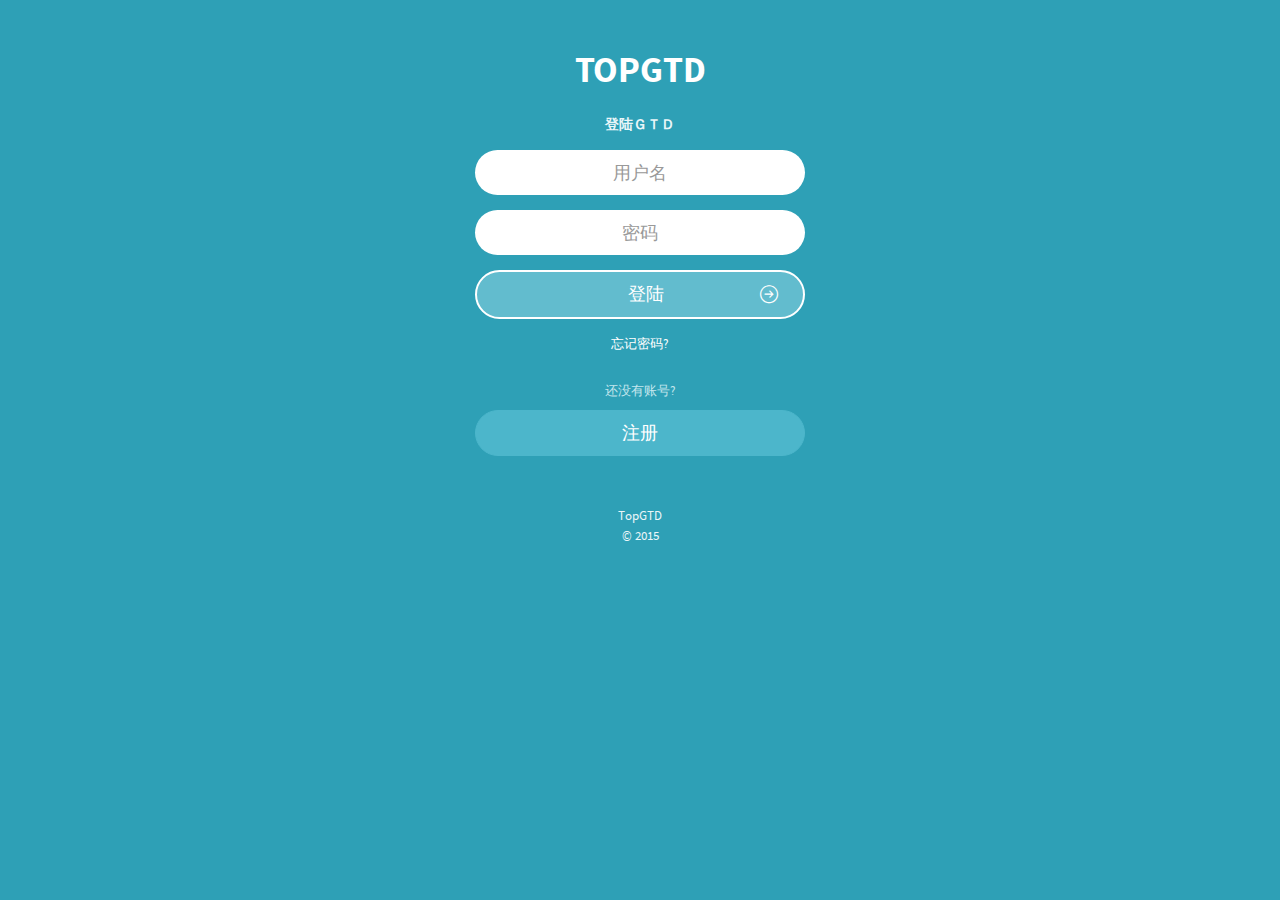
<file: signin.html>
<!DOCTYPE html>
<html lang="en" class="app">
<head>  
  <meta charset="utf-8" />
  <title>登陆</title>
  <meta name="description" content="app, web app, responsive, admin dashboard, admin, flat, flat ui, ui kit, off screen nav" />
  <meta name="viewport" content="width=device-width, initial-scale=1, maximum-scale=1" />
  <link rel="stylesheet" href="js/jPlayer/jplayer.flat.css" type="text/css" />
  <link rel="stylesheet" href="css/bootstrap.css" type="text/css" />
  <link rel="stylesheet" href="css/animate.css" type="text/css" />
  <link rel="stylesheet" href="css/font-awesome.min.css" type="text/css" />
  <link rel="stylesheet" href="css/simple-line-icons.css" type="text/css" />
  <link rel="stylesheet" href="css/font.css" type="text/css" />
  <link rel="stylesheet" href="css/app.css" type="text/css" />  
    <!--[if lt IE 9]>
    <script src="js/ie/html5shiv.js"></script>
    <script src="js/ie/respond.min.js"></script>
    <script src="js/ie/excanvas.js"></script>
  <![endif]-->
</head>
<body class="bg-info dker">
  <section id="content" class="m-t-lg wrapper-md animated fadeInUp">    
    <div class="container aside-xl">
      <a class="navbar-brand block" href="index.html"><span class="h1 font-bold">TOPGTD</span></a>
      <section class="m-b-lg">
        <header class="wrapper text-center">
          <strong>登陆ＧＴＤ</strong>
        </header>
        <form>
          <div class="form-group">
            <input type="text" placeholder="用户名" id="name" class="form-control rounded input-lg text-center no-border">
          </div>
          <div class="form-group">
             <input type="password" placeholder="密码" id="pass" class="form-control rounded input-lg text-center no-border">
          </div>
          <button type="button" onclick="login()" class="btn btn-lg btn-warning lt b-white b-2x btn-block btn-rounded"><i class="icon-arrow-right pull-right"></i><span class="m-r-n-lg">登陆</span></button>
          <div class="text-center m-t m-b"><a href="#"><small>忘记密码?</small></a></div>
          <div class="line line-dashed"></div>
          <p class="text-muted text-center"><small>还没有账号?</small></p>
          <a href="signup.html" class="btn btn-lg btn-info btn-block rounded">注册</a>
        </form>
      </section>
    </div>
  </section>
  <!-- footer -->
  <footer id="footer">
    <div class="text-center padder clearfix">
      <p>
        <small>TopGTD<br>&copy; 2015</small>
      </p>
    </div>
  </footer>
  <!-- / footer -->
  <script src="js/jquery.min.js"></script>
  <!-- Bootstrap -->
  <!--<script src="js/bootstrap.js"></script>-->
  <!-- App -->
  <!--<script src="js/app.js"></script>  -->
  <!--<script src="js/slimscroll/jquery.slimscroll.min.js"></script>-->
    <!--<script src="js/app.plugin.js"></script>-->
  <!--<script type="text/javascript" src="js/jPlayer/jquery.jplayer.min.js"></script>-->
  <!--<script type="text/javascript" src="js/jPlayer/add-on/jplayer.playlist.min.js"></script>-->
  <!--<script type="text/javascript" src="js/jPlayer/demo.js"></script>-->
<script src="https://cdn1.lncld.net/static/js/av-core-mini-0.6.4.js"></script>
<script type="text/javascript">
AV.initialize('1xp3XcR1Wh2euTYwFK7xD4qA', 'd7uNUfuJg3gUNnCtBfA0Sir5');
//用户是否登陆
var currentUser = AV.User.current();
if (currentUser) {
  uid = currentUser.id;    
  //var user = request.user;
  console.log('已登陆:'+currentUser.id);
  self.location.href="task.html";
} else {
  console.log('请先登陆！');
}
    //登陆
    function login(){
    var name = $('#name').val();
    var pass = $('#pass').val();
  //    alert(pass);
    AV.User.logIn(name, pass, {
      success: function(user) {
      console.log(user);
      self.location.href="task.html";
      },
      error: function(user, error) {
      console.log(error.message);
      }
      });
    }
</script>
</body>
</html>
</file>
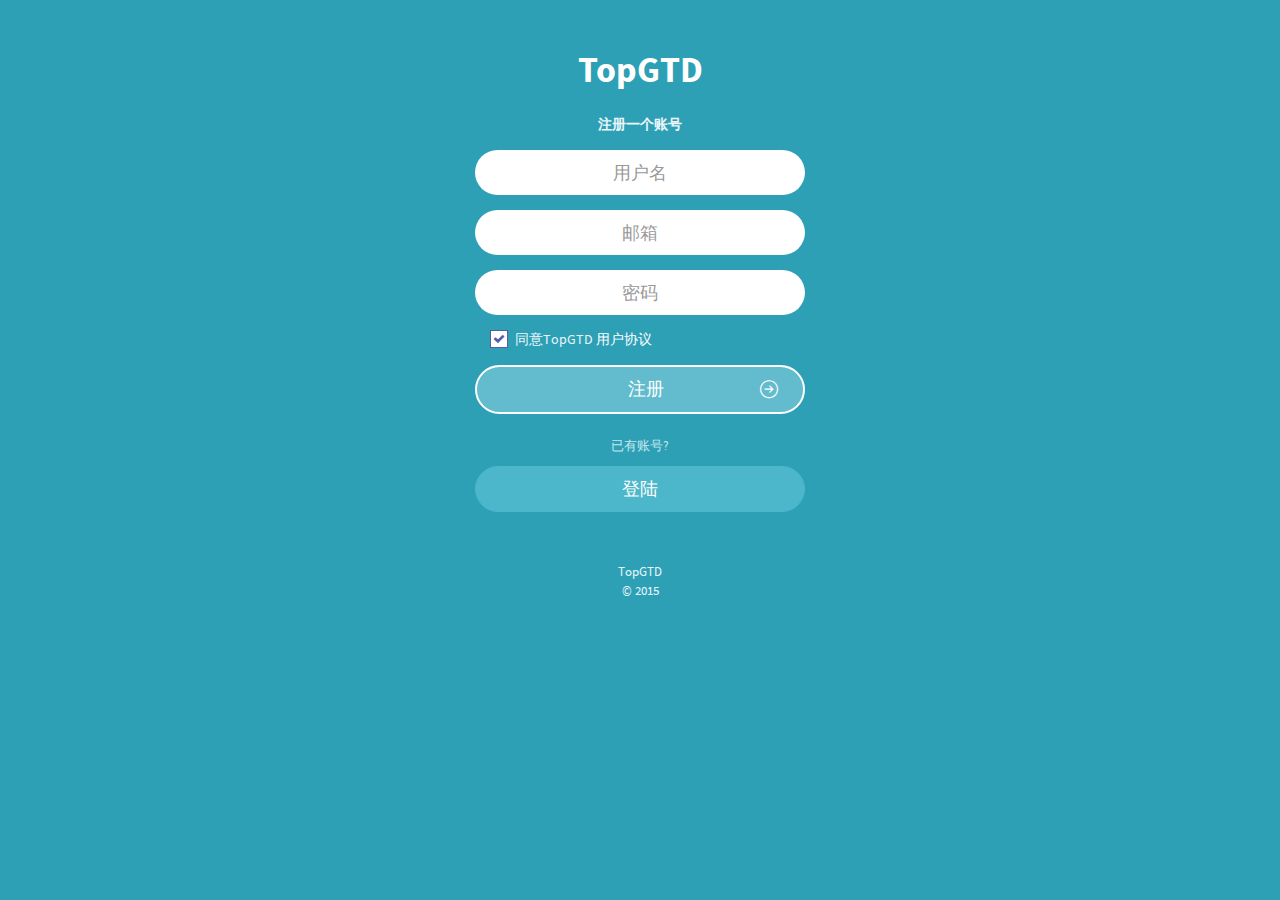
<file: signup.html>
<!DOCTYPE html>
<html lang="en" class="app">
<head>  
  <meta charset="utf-8" />
  <title>注册 </title>
  <meta name="description" content="app, web app, responsive, admin dashboard, admin, flat, flat ui, ui kit, off screen nav" />
  <meta name="viewport" content="width=device-width, initial-scale=1, maximum-scale=1" />
  <link rel="stylesheet" href="js/jPlayer/jplayer.flat.css" type="text/css" />
  <link rel="stylesheet" href="css/bootstrap.css" type="text/css" />
  <link rel="stylesheet" href="css/animate.css" type="text/css" />
  <link rel="stylesheet" href="css/font-awesome.min.css" type="text/css" />
  <link rel="stylesheet" href="css/simple-line-icons.css" type="text/css" />
  <link rel="stylesheet" href="css/font.css" type="text/css" />
  <link rel="stylesheet" href="css/app.css" type="text/css" />  
  <!--[if lt IE 9]>
      <script src="js/ie/html5shiv.js"></script>
      <script src="js/ie/respond.min.js"></script>
      <script src="js/ie/excanvas.js"></script>
    <![endif]-->
</head>
<body class="bg-info dker">
<section id="content" class="m-t-lg wrapper-md animated fadeInDown">
  <div class="container aside-xl">
    <a class="navbar-brand block" href="index.html"><span class="h1 font-bold">TopGTD</span></a>
    <section class="m-b-lg">
      <header class="wrapper text-center">
        <strong>注册一个账号</strong>
      </header>
      <form>
        <div class="form-group">
          <input id="name" placeholder="用户名" class="form-control rounded input-lg text-center no-border">
        </div>
        <div class="form-group">
          <input type="email" id="email" placeholder="邮箱" class="form-control rounded input-lg text-center no-border">
        </div>
        <div class="form-group">
          <input type="password" id="pass" placeholder="密码" class="form-control rounded input-lg text-center no-border">
        </div>
        <div class="checkbox i-checks m-b">
          <label class="m-l">
            <input type="checkbox" checked=""><i></i> 同意TopGTD <a href="#">用户协议</a>
          </label>
        </div>
        <button type="button" onclick="signup()" class="btn btn-lg btn-warning lt b-white b-2x btn-block btn-rounded"><i class="icon-arrow-right pull-right"></i><span class="m-r-n-lg">注册</span></button>
        <div class="line line-dashed"></div>
        <p class="text-muted text-center"><small>已有账号?</small></p>
        <a href="signin.html" class="btn btn-lg btn-info btn-block btn-rounded">登陆</a>
      </form>
    </section>
  </div>
</section>
<!-- footer -->
<footer id="footer">
  <div class="text-center padder clearfix">
    <p>
    <small>TopGTD<br>&copy; 2015</small>
    </p>
  </div>
</footer>
<!-- / footer -->
<!-- Bootstrap -->
<!--<script src="js/bootstrap.js"></script>-->
<!-- App -->
<!--<script src="js/app.js"></script>  -->
<!--<script src="js/slimscroll/jquery.slimscroll.min.js"></script>-->
<!--<script src="js/app.plugin.js"></script>-->
<!--<script type="text/javascript" src="js/jPlayer/jquery.jplayer.min.js"></script>-->
<!--<script type="text/javascript" src="js/jPlayer/add-on/jplayer.playlist.min.js"></script>-->
<!--<script type="text/javascript" src="js/jPlayer/demo.js"></script>-->
<script src="js/jquery.min.js"></script>
<script src="https://cdn1.lncld.net/static/js/av-core-mini-0.6.4.js"></script>
<script type="text/javascript">
AV.initialize('1xp3XcR1Wh2euTYwFK7xD4qA', 'd7uNUfuJg3gUNnCtBfA0Sir5');
//用户是否登陆
var currentUser = AV.User.current();
if (currentUser) {
  uid = currentUser.id;    
  //var user = request.user;
  console.log('已登陆:'+currentUser.id);
  self.location.href="task.html";
} else {
  console.log('请先登陆！');
}
    //注册
function signup(){
  var name = $('#name').val();
  var pass = $('#pass').val();
  var email = $('#email').val();
  var user = new AV.User();
  user.set("username", name);
  user.set("password", pass);
  user.set("email", email);
  //user.set("phone", "15577729055");
  user.signUp(null, {
    success: function(user) {
      console.log("注册成功");
      AV.User.logIn(name, pass, {
        success: function(user) {
          window.location.href="task.html";
          console.log(user);
        },
        error: function(user, error) {
          console.log(error.message);
        }
      });
    },
    error: function(user, error) {
      alert("错误: " + error.code + " " + error.message);
    }
  });
}
</script>
</body>
</html>
</file>
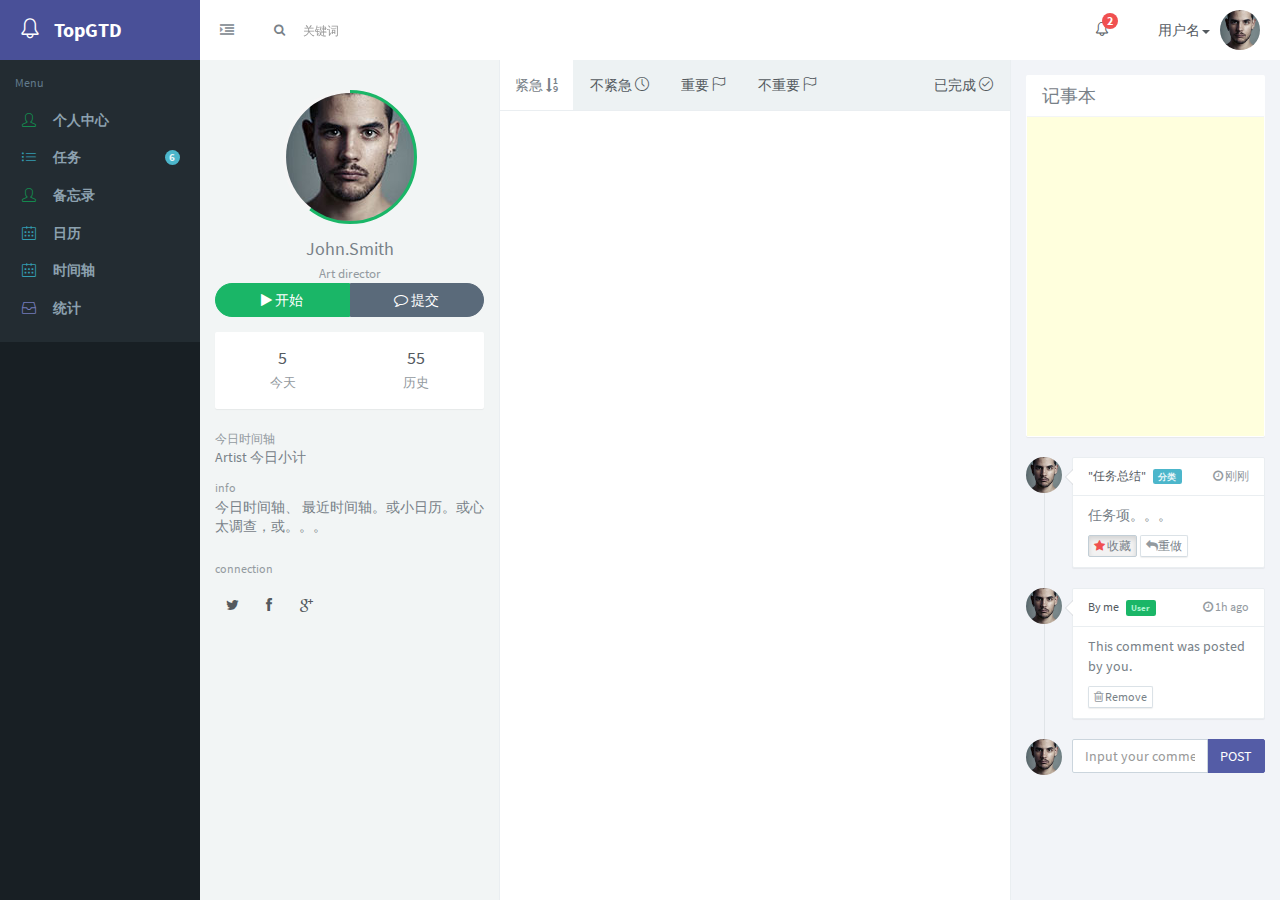
<file: task.html>
<!DOCTYPE html>
<html lang="en" class="app">
<head>  
<meta charset="utf-8" />
<title>任务</title>
<meta name="description" content="app, web app, responsive, admin dashboard, admin, flat, flat ui, ui kit, off screen nav" />
<meta name="viewport" content="width=device-width, initial-scale=1, maximum-scale=1" />
<link rel="stylesheet" href="js/jPlayer/jplayer.flat.css" type="text/css" />
<link rel="stylesheet" href="css/bootstrap.css" type="text/css" />
<link rel="stylesheet" href="css/animate.css" type="text/css" />
<link rel="stylesheet" href="css/font-awesome.min.css" type="text/css" />
<link rel="stylesheet" href="css/simple-line-icons.css" type="text/css" />
<link rel="stylesheet" href="css/font.css" type="text/css" />
<link rel="stylesheet" href="css/app.css" type="text/css" />  

<script src="https://cdn1.lncld.net/static/js/av-core-mini-0.6.4.js"></script>

<link rel="stylesheet" href="js/nestable/nestable.css" type="text/css" />
<!--[if lt IE 9]>
    <script src="js/ie/html5shiv.js"></script>
    <script src="js/ie/respond.min.js"></script>
    <script src="js/ie/excanvas.js"></script>
  <![endif]-->
</head>
<body class="">
<section class="vbox">
  <header class="bg-white-only header header-md navbar navbar-fixed-top-xs">
    <div class="navbar-header aside bg-primary dk">
      <a class="btn btn-link visible-xs" data-toggle="class:nav-off-screen,open" data-target="#nav,html">
        <i class="icon-list"></i>
      </a>
      <a href="index.html" class="navbar-brand text-lt">
        <i class="icon-bell"></i>
        <img src="images/logo.png" alt="." class="hide">
        <span class="hidden-nav-xs m-l-sm">TopGTD</span>
      </a>
      <a class="btn btn-link visible-xs" data-toggle="dropdown" data-target=".user">
        <i class="icon-settings"></i>
      </a>
    </div>      <ul class="nav navbar-nav hidden-xs">
      <li>
      <a href="#nav,.navbar-header" data-toggle="class:nav-xs,nav-xs" class="text-muted">
        <i class="fa fa-indent text"></i>
        <i class="fa fa-dedent text-active"></i>
      </a>
      </li>
    </ul>
    <form class="navbar-form navbar-left input-s-lg m-t m-l-n-xs hidden-xs" role="search">
      <div class="form-group">
        <div class="input-group">
          <span class="input-group-btn">
            <button type="submit" class="btn btn-sm bg-white btn-icon rounded"><i class="fa fa-search"></i></button>
          </span>
          <input type="text" class="form-control input-sm no-border rounded" placeholder="关键词">
        </div>
      </div>
    </form>
    <div class="navbar-right ">
      <ul class="nav navbar-nav m-n hidden-xs nav-user user">
        <li class="hidden-xs">
        <a href="#" class="dropdown-toggle lt" data-toggle="dropdown">
          <i class="icon-bell"></i>
          <span class="badge badge-sm up bg-danger count">2</span>
        </a>
        <section class="dropdown-menu aside-xl animated fadeInUp">
          <section class="panel bg-white">
            <div class="panel-heading b-light bg-light">
              <strong>您有 <span class="count">2</span> 条未读信息</strong>
            </div>
            <div class="list-group list-group-alt">
              <a href="#" class="media list-group-item">
                <span class="pull-left thumb-sm">
                  <img src="images/a0.png" alt="..." class="img-circle">
                </span>
                <span class="media-body block m-b-none">
                  Use awesome animate.css<br>
                  <small class="text-muted">10 minutes ago</small>
                </span>
              </a>
              <a href="#" class="media list-group-item">
                <span class="media-body block m-b-none">
                  1.0 initial released<br>
                  <small class="text-muted">1 hour ago</small>
                </span>
              </a>
            </div>
            <div class="panel-footer text-sm">
              <a href="#" class="pull-right"><i class="fa fa-cog"></i></a>
              <a href="#notes" data-toggle="class:show animated fadeInRight">See all the notifications</a>
            </div>
          </section>
        </section>
        </li>
        <li class="dropdown">
        <a href="#" class="dropdown-toggle bg clear" data-toggle="dropdown">
          <span class="thumb-sm avatar pull-right m-t-n-sm m-b-n-sm m-l-sm">
            <img src="images/a0.png" alt="...">
          </span>
          <span id="userName">用户名</span><b class="caret"></b>
        </a>
        <ul class="dropdown-menu animated fadeInRight">            
          <li>
          <span class="arrow top"></span>
          <a href="#">设置</a>
          </li>
          <li>
          <a href="profile.html">个人信息</a>
          </li>
          <li>
          <a href="#">
            <span class="badge bg-danger pull-right">3</span>
            条信息
          </a>
          </li>
          <li>
          <a href="docs.html">帮助 ？</a>
          </li>
          <li class="divider"></li>
          <li>
          <a href="modal.lockme.html" data-toggle="ajaxModal" id ="logout">退出</a>
          </li>
        </ul>
        </li>
      </ul>
    </div>      
  </header>
  <section>
    <section class="hbox stretch">
      <!-- .aside -->
      <aside class="bg-black dk aside hidden-print" id="nav">          
        <section class="vbox">
         <section class="w-f-md scrollable">
            <div class="slim-scroll" data-height="auto" data-disable-fade-out="true" data-distance="0" data-size="10px" data-railOpacity="0.2">

              <!-- nav -->                 
              <nav class="nav-primary hidden-xs">
                <ul class="nav bg clearfix">
                  <li class="hidden- padder m-t m-b-sm text-xs text-muted">
                  Menu
                  </li>

                  <li>
                  <a href="events.html">
                    <i class="icon-user icon  text-success-dker"></i>
                    <span class="font-bold">个人中心</span>
                  </a>
                  </li>
                  <li>
                  <a href="task.html" onclick="islogin()">
                    <i class="icon-list icon  text-info-dker"></i>
                    <b class="badge bg-info pull-right">6</b>
                    <span class="font-bold">任务</span>
                  </a>
                  </li>
                  <li>
                  <a href="events.html">
                    <i class="icon-user icon  text-success-dker"></i>
                    <span class="font-bold">备忘录</span>
                  </a>
                  </li>
                 <li>
                  <a href="calendar.html">
                    <i class="icon-calendar icon  text-info-dker"></i>
                    <span class="font-bold">日历</span>
                  </a>
                  </li>
                  <li>
                  <a href="timeline.html">
                    <i class="icon-calendar icon  text-info-dker"></i>
                    <span class="font-bold">时间轴</span>
                  </a>
                  </li>
                  <li>
                  <a href="events.html">
                    <i class="icon-drawer icon text-primary-lter"></i>
                    <span class="font-bold">统计</span>
                  </a>
                  </li>
                  <li class="m-b hidden-"></li>
                </ul>
              </nav>
              <!-- / nav -->
            </div>
          </section>
        </section>
      </aside>
      <!-- /.aside -->
      <section id="content">
        <section class="vbox">
          <section class="scrollable">
            <section class="hbox stretch">
              <aside class="aside-lg bg-light lter b-r">
                <section class="vbox">
                  <section class="scrollable">
                    <div class="wrapper">
        
        <div class="clearfix text-center m-t">
                        <div class="inline">
                          <div class="easypiechart" data-percent="75" data-line-width="5" data-bar-color="#1ab667" data-track-Color="#f5f5f5" data-scale-Color="false" data-size="134" data-line-cap='butt' data-animate="1000">
                            <div class="thumb-lg">
                              <img src="images/a0.png" class="img-circle" alt="...">
                            </div>
                          </div>
                          <div class="h4 m-t m-b-xs">John.Smith</div>
                          <small class="text-muted m-b">Art director</small>
                        </div>                      
                      </div>
                     
                      <div class="btn-group btn-group-justified m-b">
                        <a class="btn btn-success btn-rounded" data-toggle="button">
                          <span class="text">
                            <i class="fa fa-play"></i> 开始
                          </span>
                          <span class="text-active">
                            <i class="fa fa-pause"></i> 暂停

                          </span>
                        </a>
                        <a class="btn btn-dark btn-rounded">
                          <i class="fa fa-comment-o"></i>  提交
                        </a>
                      </div>
                       <div class="panel wrapper">
                        <div class="row text-center">
                          <div class="col-xs-6">
                            <a href="#">
                              <span class="m-b-xs h4 block">5</span>
                              <small class="text-muted">今天</small>
                            </a>
                          </div>
                          <div class="col-xs-6">
                            <a href="#">
                              <span class="m-b-xs h4 block">55</span>
                              <small class="text-muted"> 历史</small>
                            </a>
                          </div>
                        </div>
                      </div>

                      <div>
                        <small class="text-uc text-xs text-muted">今日时间轴</small>
                        <p>Artist   今日小计</p>
                        <small class="text-uc text-xs text-muted">info</small>
                        <p>今日时间轴、 最近时间轴。或小日历。或心太调查，或。。。</p>
                        <div class="line"></div>
                        <small class="text-uc text-xs text-muted">connection</small>
                        <p class="m-t-sm">
                        <a href="#" class="btn btn-rounded btn-twitter btn-icon"><i class="fa fa-twitter"></i></a>
                        <a href="#" class="btn btn-rounded btn-facebook btn-icon"><i class="fa fa-facebook"></i></a>
                        <a href="#" class="btn btn-rounded btn-gplus btn-icon"><i class="fa fa-google-plus"></i></a>
                        </p>
                      </div>
                    </div>
                  </section>
                </section>
              </aside>
              <aside class="bg-white">
                <section class="vbox">
                  <header class="header bg-light lt">
                    <ul class="nav nav-tabs nav-white">
                      <li class="active"><a href="#tab1" data-toggle="tab">紧急 <i class="fa fa-sort-numeric-asc"></i> </a></li>
                      <li class=""><a href="#tab2" data-toggle="tab">不紧急 <i class="icon-clock"></i></a></li>
                      <li class=""><a href="#tab3" data-toggle="tab">重要 <i class="icon-flag"></i></a></li>
                      <li class=""><a href="#tab4" data-toggle="tab">不重要 <i class="icon-flag"></i></a></li>

                      <li class="pull-right"><a href="#interaction" data-toggle="tab">已完成 <i class="icon-check"></i></a></li>
                    </ul>
                  </header>
                  <section class="scrollable">
                    <div class="tab-content">
                      <div class="tab-pane active" id="tab1">
                        <div class="dd" id="nestable3">
                          <ol class="dd-list list-group list-group-lg no-radius no-border m-t-n-xxs m-b-none auto" id="task">
                         <!--load task list here -->
                         </ol>
                        </div>
                      </div><div class="tab-pane active" id="tab2">
                        <div class="dd" id="nestable3">
                          <ol class="dd-list list-group list-group-lg no-radius no-border m-t-n-xxs m-b-none auto" id="task2">
                         <!--load task list here -->
                         </ol>
                        </div>
                      </div><div class="tab-pane active" id="tab3">
                        <div class="dd" id="nestable3">
                          <ol class="dd-list list-group list-group-lg no-radius no-border m-t-n-xxs m-b-none auto" id="task3">
                         <!--load task list here -->
                         </ol>
                        </div>
                      </div><div class="tab-pane active" id="tab4">
                        <div class="dd" id="nestable3">
                          <ol class="dd-list list-group list-group-lg no-radius no-border m-t-n-xxs m-b-none auto" id="task4">
                         <!--load task list here -->
                         </ol>
                        </div>
                      </div>
                    </div>
                  </section>
                </section>
              </aside>
              <aside class="col-lg-3 b-l">
                <section class="vbox">
                  <section class="scrollable padder-v">
                    <div class="panel">
                      <h4 class="font-thin padder" style="">记事本</h4>
                      <div id="epiceditor" class="" style="height:320px;border-top:1px solid #f3f5f7"></div>
                    </div>
                <section class="comment-list block">
                    <article id="comment-id-1" class="comment-item">
                      <a class="pull-left thumb-sm avatar">
                        <img src="images/a1.png" class="img-circle" alt="...">
                      </a>
                      <span class="arrow left"></span>
                      <section class="comment-body panel panel-default">
                        <header class="panel-heading bg-white">
                          <a href="#">"任务总结"</a>
                          <label class="label bg-info m-l-xs">分类</label> 
                          <span class="text-muted m-l-sm pull-right">
                            <i class="fa fa-clock-o"></i>
                            刚刚
                          </span>
                        </header>
                        <div class="panel-body">
                          <div>任务项。。。</div>
                          <div class="comment-action m-t-sm">
                            <a href="#" data-toggle="class" class="btn btn-default btn-xs active">
                              <i class="fa fa-star-o text-muted text"></i>
                              <i class="fa fa-star text-danger text-active"></i> 
                              收藏
                            </a>
                            <a href="#comment-form" class="btn btn-default btn-xs">
                              <i class="fa fa-mail-reply text-muted"></i>重做
                            </a>
                          </div>
                        </div>
                      </section>
                    </article>
                    <!-- .comment-reply -->
                    <!-- / .comment-reply -->
                    <article id="comment-id-3" class="comment-item">
                      <a class="pull-left thumb-sm avatar"><img src="images/a9.png" alt="..."></a>
                      <span class="arrow left"></span>
                      <section class="comment-body panel panel-default">
                        <header class="panel-heading">                      
                          <a href="#">By me</a>
                          <label class="label bg-success m-l-xs">User</label> 
                          <span class="text-muted m-l-sm pull-right">
                            <i class="fa fa-clock-o"></i>
                            1h ago
                          </span>
                        </header>
                        <div class="panel-body">
                          <div>This comment was posted by you.</div>
                          <div class="comment-action m-t-sm">
                            <a href="#comment-id-3" data-dismiss="alert" class="btn btn-default btn-xs">
                              <i class="fa fa-trash-o text-muted"></i> 
                              Remove
                            </a>
                          </div>
                        </div>
                      </section>
                    </article>
                    <!-- comment form -->
                    <article class="comment-item media" id="comment-form">
                      <a class="pull-left thumb-sm avatar"><img src="images/a6.png" alt="..."></a>
                      <section class="media-body">
                        <form action="index.html" class="m-b-none">
                          <div class="input-group">
                            <input type="text" class="form-control" placeholder="Input your comment here">
                            <span class="input-group-btn">
                              <button class="btn btn-primary" type="button">POST</button>
                            </span>
                          </div>
                        </form>
                      </section>
                    </article>
                  </section>  </section>
                </section> 
              </aside>
            </section>
          </section>
        </section>
        <a href="#" class="hide nav-off-screen-block" data-toggle="class:nav-off-screen,open" data-target="#nav,html"></a>
      </section>
    </section>
  </section>    
</section>
<script src="js/jquery.min.js"></script>
<!-- Bootstrap -->
<script src="js/bootstrap.js"></script>
<!-- App -->
<script src="js/app.js"></script>  
<script src="js/slimscroll/jquery.slimscroll.min.js"></script>
<script src="js/charts/easypiechart/jquery.easy-pie-chart.js"></script>
<script src="js/app.plugin.js"></script>
<script type="text/javascript" src="js/jPlayer/jquery.jplayer.min.js"></script>
<script type="text/javascript" src="js/jPlayer/add-on/jplayer.playlist.min.js"></script>
<script type="text/javascript" src="js/jPlayer/demo.js"></script>

<script src="js/sortable/jquery.sortable.js"></script>
<script src="js/nestable/jquery.nestable.js"></script>
<script src="js/nestable/demo.js"></script>
<script src="js/app.plugin.js"></script>   <!-- markdown -->
  <script src="js/markdown/epiceditor.min.js"></script>
  <script src="js/markdown/demo.js"></script>
<!--
   <script type="text/javascript" src="js/jPlayer/jquery.jplayer.min.js"></script>
  <script type="text/javascript" src="js/jPlayer/add-on/jplayer.playlist.min.js"></script>
  <script type="text/javascript" src="js/jPlayer/demo.js"></script> -->
<script src="https://cdn1.lncld.net/static/js/av-core-mini-0.6.4.js"></script>
<script src="js/leancloud.js"></script>
</body>
</html>
</file>
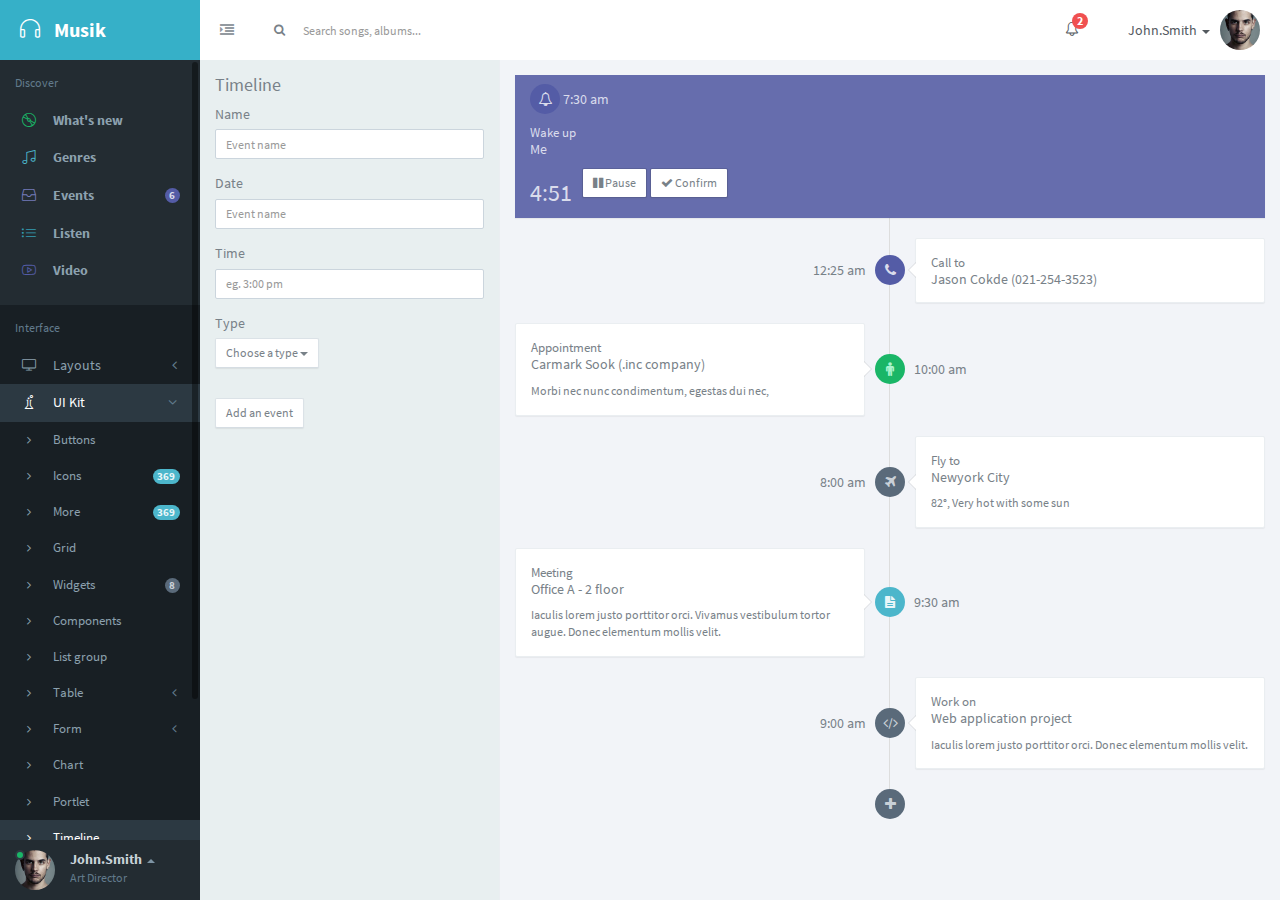
<file: timeline.html>
<!DOCTYPE html>
<html lang="en" class="app">
<head>  
  <meta charset="utf-8" />
  <title>Musik | Web Application</title>
  <meta name="description" content="app, web app, responsive, admin dashboard, admin, flat, flat ui, ui kit, off screen nav" />
  <meta name="viewport" content="width=device-width, initial-scale=1, maximum-scale=1" />
  <link rel="stylesheet" href="js/jPlayer/jplayer.flat.css" type="text/css" />
  <link rel="stylesheet" href="css/bootstrap.css" type="text/css" />
  <link rel="stylesheet" href="css/animate.css" type="text/css" />
  <link rel="stylesheet" href="css/font-awesome.min.css" type="text/css" />
  <link rel="stylesheet" href="css/simple-line-icons.css" type="text/css" />
  <link rel="stylesheet" href="css/font.css" type="text/css" />
  <link rel="stylesheet" href="css/app.css" type="text/css" />  
    <!--[if lt IE 9]>
    <script src="js/ie/html5shiv.js"></script>
    <script src="js/ie/respond.min.js"></script>
    <script src="js/ie/excanvas.js"></script>
  <![endif]-->
</head>
<body class="">
  <section class="vbox">
    <header class="bg-white-only header header-md navbar navbar-fixed-top-xs">
      <div class="navbar-header aside bg-info dk">
        <a class="btn btn-link visible-xs" data-toggle="class:nav-off-screen,open" data-target="#nav,html">
          <i class="icon-list"></i>
        </a>
        <a href="index.html" class="navbar-brand text-lt">
          <i class="icon-earphones"></i>
          <img src="images/logo.png" alt="." class="hide">
          <span class="hidden-nav-xs m-l-sm">Musik</span>
        </a>
        <a class="btn btn-link visible-xs" data-toggle="dropdown" data-target=".user">
          <i class="icon-settings"></i>
        </a>
      </div>      <ul class="nav navbar-nav hidden-xs">
        <li>
          <a href="#nav,.navbar-header" data-toggle="class:nav-xs,nav-xs" class="text-muted">
            <i class="fa fa-indent text"></i>
            <i class="fa fa-dedent text-active"></i>
          </a>
        </li>
      </ul>
      <form class="navbar-form navbar-left input-s-lg m-t m-l-n-xs hidden-xs" role="search">
        <div class="form-group">
          <div class="input-group">
            <span class="input-group-btn">
              <button type="submit" class="btn btn-sm bg-white btn-icon rounded"><i class="fa fa-search"></i></button>
            </span>
            <input type="text" class="form-control input-sm no-border rounded" placeholder="Search songs, albums...">
          </div>
        </div>
      </form>
      <div class="navbar-right ">
        <ul class="nav navbar-nav m-n hidden-xs nav-user user">
          <li class="hidden-xs">
            <a href="#" class="dropdown-toggle lt" data-toggle="dropdown">
              <i class="icon-bell"></i>
              <span class="badge badge-sm up bg-danger count">2</span>
            </a>
            <section class="dropdown-menu aside-xl animated fadeInUp">
              <section class="panel bg-white">
                <div class="panel-heading b-light bg-light">
                  <strong>You have <span class="count">2</span> notifications</strong>
                </div>
                <div class="list-group list-group-alt">
                  <a href="#" class="media list-group-item">
                    <span class="pull-left thumb-sm">
                      <img src="images/a0.png" alt="..." class="img-circle">
                    </span>
                    <span class="media-body block m-b-none">
                      Use awesome animate.css<br>
                      <small class="text-muted">10 minutes ago</small>
                    </span>
                  </a>
                  <a href="#" class="media list-group-item">
                    <span class="media-body block m-b-none">
                      1.0 initial released<br>
                      <small class="text-muted">1 hour ago</small>
                    </span>
                  </a>
                </div>
                <div class="panel-footer text-sm">
                  <a href="#" class="pull-right"><i class="fa fa-cog"></i></a>
                  <a href="#notes" data-toggle="class:show animated fadeInRight">See all the notifications</a>
                </div>
              </section>
            </section>
          </li>
          <li class="dropdown">
            <a href="#" class="dropdown-toggle bg clear" data-toggle="dropdown">
              <span class="thumb-sm avatar pull-right m-t-n-sm m-b-n-sm m-l-sm">
                <img src="images/a0.png" alt="...">
              </span>
              John.Smith <b class="caret"></b>
            </a>
            <ul class="dropdown-menu animated fadeInRight">            
              <li>
                <span class="arrow top"></span>
                <a href="#">Settings</a>
              </li>
              <li>
                <a href="profile.html">Profile</a>
              </li>
              <li>
                <a href="#">
                  <span class="badge bg-danger pull-right">3</span>
                  Notifications
                </a>
              </li>
              <li>
                <a href="docs.html">Help</a>
              </li>
              <li class="divider"></li>
              <li>
                <a href="modal.lockme.html" data-toggle="ajaxModal" >Logout</a>
              </li>
            </ul>
          </li>
        </ul>
      </div>      
    </header>
    <section>
      <section class="hbox stretch">
        <!-- .aside -->
        <aside class="bg-black dk aside hidden-print" id="nav">          
          <section class="vbox">
            <section class="w-f-md scrollable">
              <div class="slim-scroll" data-height="auto" data-disable-fade-out="true" data-distance="0" data-size="10px" data-railOpacity="0.2">
                


                <!-- nav -->                 
                <nav class="nav-primary hidden-xs">
                  <ul class="nav bg clearfix">
                    <li class="hidden-nav-xs padder m-t m-b-sm text-xs text-muted">
                      Discover
                    </li>
                    <li>
                      <a href="index.html">
                        <i class="icon-disc icon text-success"></i>
                        <span class="font-bold">What's new</span>
                      </a>
                    </li>
                    <li>
                      <a href="genres.html">
                        <i class="icon-music-tone-alt icon text-info"></i>
                        <span class="font-bold">Genres</span>
                      </a>
                    </li>
                    <li>
                      <a href="events.html">
                        <i class="icon-drawer icon text-primary-lter"></i>
                        <b class="badge bg-primary pull-right">6</b>
                        <span class="font-bold">Events</span>
                      </a>
                    </li>
                    <li>
                      <a href="listen.html">
                        <i class="icon-list icon  text-info-dker"></i>
                        <span class="font-bold">Listen</span>
                      </a>
                    </li>
                    <li>
                      <a href="video.html" data-target="#content" data-el="#bjax-el" data-replace="true">
                        <i class="icon-social-youtube icon  text-primary"></i>
                        <span class="font-bold">Video</span>
                      </a>
                    </li>
                    <li class="m-b hidden-nav-xs"></li>
                  </ul>
                  <ul class="nav" data-ride="collapse">
                    <li class="hidden-nav-xs padder m-t m-b-sm text-xs text-muted">
                      Interface
                    </li>
                    <li >
                      <a href="#" class="auto">
                        <span class="pull-right text-muted">
                          <i class="fa fa-angle-left text"></i>
                          <i class="fa fa-angle-down text-active"></i>
                        </span>
                        <i class="icon-screen-desktop icon">
                        </i>
                        <span>Layouts</span>
                      </a>
                      <ul class="nav dk text-sm">
                        <li >
                          <a href="layout-color.html" class="auto">                                                        
                            <i class="fa fa-angle-right text-xs"></i>

                            <span>Color option</span>
                          </a>
                        </li>
                        <li >
                          <a href="layout-boxed.html" class="auto">                                                        
                            <i class="fa fa-angle-right text-xs"></i>

                            <span>Boxed layout</span>
                          </a>
                        </li>
                        <li >
                          <a href="layout-fluid.html" class="auto">                                                        
                            <i class="fa fa-angle-right text-xs"></i>

                            <span>Fluid layout</span>
                          </a>
                        </li>
                      </ul>
                    </li>
                    <li  class="active">
                      <a href="#" class="auto">
                        <span class="pull-right text-muted">
                          <i class="fa fa-angle-left text"></i>
                          <i class="fa fa-angle-down text-active"></i>
                        </span>
                        <i class="icon-chemistry icon">
                        </i>
                        <span>UI Kit</span>
                      </a>
                      <ul class="nav dk text-sm">
                        <li >
                          <a href="buttons.html" class="auto">                                                        
                            <i class="fa fa-angle-right text-xs"></i>

                            <span>Buttons</span>
                          </a>
                        </li>
                        <li >
                          <a href="icons.html" class="auto">                            
                            <b class="badge bg-info pull-right">369</b>                                                        
                            <i class="fa fa-angle-right text-xs"></i>

                            <span>Icons</span>
                          </a>
                        </li><li >
                          <a href="http://www.weidea.net" class="auto">                            
                            <b class="badge bg-info pull-right">369</b>                                                        
                            <i class="fa fa-angle-right text-xs"></i>

                            <span>More</span>
                          </a>
                        </li>
                        <li >
                          <a href="grid.html" class="auto">                                                        
                            <i class="fa fa-angle-right text-xs"></i>

                            <span>Grid</span>
                          </a>
                        </li>
                        <li >
                          <a href="widgets.html" class="auto">                            
                            <b class="badge bg-dark pull-right">8</b>                                                        
                            <i class="fa fa-angle-right text-xs"></i>

                            <span>Widgets</span>
                          </a>
                        </li>
                        <li >
                          <a href="components.html" class="auto">                                                        
                            <i class="fa fa-angle-right text-xs"></i>

                            <span>Components</span>
                          </a>
                        </li>
                        <li >
                          <a href="list.html" class="auto">                                                        
                            <i class="fa fa-angle-right text-xs"></i>

                            <span>List group</span>
                          </a>
                        </li>
                        <li >
                          <a href="#table" class="auto">                            
                            <span class="pull-right text-muted">
                              <i class="fa fa-angle-left text"></i>
                              <i class="fa fa-angle-down text-active"></i>
                            </span>                            
                            <i class="fa fa-angle-right text-xs"></i>

                            <span>Table</span>
                          </a>
                          <ul class="nav dker">
                            <li >
                              <a href="table-static.html">
                                <i class="fa fa-angle-right"></i>
                                <span>Table static</span>
                              </a>
                            </li>
                            <li >
                              <a href="table-datatable.html">
                                <i class="fa fa-angle-right"></i>
                                <span>Datatable</span>
                              </a>
                            </li>
                          </ul>
                        </li>
                        <li >
                          <a href="#form" class="auto">                            
                            <span class="pull-right text-muted">
                              <i class="fa fa-angle-left text"></i>
                              <i class="fa fa-angle-down text-active"></i>
                            </span>                            
                            <i class="fa fa-angle-right text-xs"></i>

                            <span>Form</span>
                          </a>
                          <ul class="nav dker">
                            <li >
                              <a href="form-elements.html">
                                <i class="fa fa-angle-right"></i>
                                <span>Form elements</span>
                              </a>
                            </li>
                            <li >
                              <a href="form-validation.html">
                                <i class="fa fa-angle-right"></i>
                                <span>Form validation</span>
                              </a>
                            </li>
                            <li >
                              <a href="form-wizard.html">
                                <i class="fa fa-angle-right"></i>
                                <span>Form wizard</span>
                              </a>
                            </li>
                          </ul>
                        </li>
                        <li >
                          <a href="chart.html" class="auto">                                                        
                            <i class="fa fa-angle-right text-xs"></i>

                            <span>Chart</span>
                          </a>
                        </li>
                        <li >
                          <a href="portlet.html" class="auto">                                                        
                            <i class="fa fa-angle-right text-xs"></i>

                            <span>Portlet</span>
                          </a>
                        </li>
                        <li  class="active">
                          <a href="timeline.html" class="auto">                                                        
                            <i class="fa fa-angle-right text-xs"></i>

                            <span>Timeline</span>
                          </a>
                        </li>
                      </ul>
                    </li>
                    <li >
                      <a href="#" class="auto">
                        <span class="pull-right text-muted">
                          <i class="fa fa-angle-left text"></i>
                          <i class="fa fa-angle-down text-active"></i>
                        </span>
                        <i class="icon-grid icon">
                        </i>
                        <span>Pages</span>
                      </a>
                      <ul class="nav dk text-sm">
                        <li >
                          <a href="profile.html" class="auto">                                                        
                            <i class="fa fa-angle-right text-xs"></i>

                            <span>Profile</span>
                          </a>
                        </li>
                        <li >
                          <a href="blog.html" class="auto">                                                        
                            <i class="fa fa-angle-right text-xs"></i>

                            <span>Blog</span>
                          </a>
                        </li>
                        <li >
                          <a href="invoice.html" class="auto">                                                        
                            <i class="fa fa-angle-right text-xs"></i>

                            <span>Invoice</span>
                          </a>
                        </li>
                        <li >
                          <a href="gmap.html" class="auto">                                                        
                            <i class="fa fa-angle-right text-xs"></i>

                            <span>Google Map</span>
                          </a>
                        </li>
                        <li >
                          <a href="jvectormap.html" class="auto">                                                        
                            <i class="fa fa-angle-right text-xs"></i>

                            <span>Vector Map</span>
                          </a>
                        </li>
                        <li >
                          <a href="signin.html" class="auto">                                                        
                            <i class="fa fa-angle-right text-xs"></i>

                            <span>Signin</span>
                          </a>
                        </li>
                        <li >
                          <a href="signup.html" class="auto">                                                        
                            <i class="fa fa-angle-right text-xs"></i>

                            <span>Signup</span>
                          </a>
                        </li>
                        <li >
                          <a href="404.html" class="auto">                                                        
                            <i class="fa fa-angle-right text-xs"></i>

                            <span>404</span>
                          </a>
                        </li>
                      </ul>
                    </li>
                  </ul>
                  <ul class="nav text-sm">
                    <li class="hidden-nav-xs padder m-t m-b-sm text-xs text-muted">
                      <span class="pull-right"><a href="#"><i class="icon-plus i-lg"></i></a></span>
                      Playlist
                    </li>
                    <li>
                      <a href="#">
                        <i class="icon-music-tone icon"></i>
                        <span>Hip-Pop</span>
                      </a>
                    </li>
                    <li>
                      <a href="#">
                        <i class="icon-playlist icon text-success-lter"></i>
                        <b class="badge bg-success dker pull-right">9</b>
                        <span>Jazz</span>
                      </a>
                    </li>
                  </ul>
                </nav>
                <!-- / nav -->
              </div>
            </section>
            
            <footer class="footer hidden-xs no-padder text-center-nav-xs">
              <div class="bg hidden-xs ">
                  <div class="dropdown dropup wrapper-sm clearfix">
                    <a href="#" class="dropdown-toggle" data-toggle="dropdown">
                      <span class="thumb-sm avatar pull-left m-l-xs">                        
                        <img src="images/a3.png" class="dker" alt="...">
                        <i class="on b-black"></i>
                      </span>
                      <span class="hidden-nav-xs clear">
                        <span class="block m-l">
                          <strong class="font-bold text-lt">John.Smith</strong> 
                          <b class="caret"></b>
                        </span>
                        <span class="text-muted text-xs block m-l">Art Director</span>
                      </span>
                    </a>
                    <ul class="dropdown-menu animated fadeInRight aside text-left">                      
                      <li>
                        <span class="arrow bottom hidden-nav-xs"></span>
                        <a href="#">Settings</a>
                      </li>
                      <li>
                        <a href="profile.html">Profile</a>
                      </li>
                      <li>
                        <a href="#">
                          <span class="badge bg-danger pull-right">3</span>
                          Notifications
                        </a>
                      </li>
                      <li>
                        <a href="docs.html">Help</a>
                      </li>
                      <li class="divider"></li>
                      <li>
                        <a href="modal.lockme.html" data-toggle="ajaxModal" >Logout</a>
                      </li>
                    </ul>
                  </div>
                </div>            </footer>
          </section>
        </aside>
        <!-- /.aside -->
        <section id="content">
          <section class="hbox stretch">
            <!-- .aside -->
            <aside class="aside-lg bg-light b-r" id="aside">
              <div class="wrapper">
                <h4 class="m-t-none">Timeline</h4>
                <form>
                  <div class="form-group">
                    <label>Name</label>
                    <input type="text" placeholder="Event name" class="input-sm form-control">
                  </div>
                  <div class="form-group">
                    <label>Date</label>
                    <input type="text" placeholder="Event name" class="datepicker input-sm form-control">
                  </div>
                  <div class="form-group">
                    <label>Time</label>
                    <input type="text" placeholder="eg. 3:00 pm" class="input-sm form-control">
                  </div>
                  <div class="form-group">
                    <label>Type</label>
                    <div>
                      <div class="btn-group">
                        <button data-toggle="dropdown" class="btn btn-sm btn-default dropdown-toggle">
                          <span class="dropdown-label">Choose a type</span> 
                          <span class="caret"></span>
                        </button>
                        <ul class="dropdown-menu dropdown-select">
                            <li><input type="radio" name="d-s-r"><a href="#">Travel</a></li>
                            <li class=""><input type="radio" name="d-s-r"><a href="#">Phone</a></li>
                            <li class=""><input type="radio" name="d-s-r"><a href="#">Meeting</a></li>
                            <li class=""><input type="radio" name="d-s-r"><a href="#">Appointment</a></li>
                        </ul>
                      </div>
                    </div>
                  </div>
                  <div class="m-t-lg"><button class="btn btn-sm btn-default">Add an event</button></div>
                </form>
              </div>
            </aside>
            <!-- /.aside -->
            <!-- .aside -->
            <aside>
              <section class="vbox">
                <section class="scrollable wrapper">
                  <div class="timeline">
                    <article class="timeline-item active">
                        <div class="timeline-caption">
                          <div class="panel bg-primary lt no-borders">
                            <div class="panel-body">
                              <span class="timeline-icon"><i class="fa fa-bell-o time-icon bg-primary"></i></span> 
                              <span class="timeline-date">7:30 am</span>
                              <div class="text-sm">Wake up</div>
                              <h5>Me</h5>
                              <div class="m-t-sm timeline-action">
                                <span class="h3 pull-left m-r-sm">4:51</span>
                                <button class="btn btn-sm btn-default btn-bg"><i class="fa fa-pause"></i> Pause</button>
                                <button class="btn btn-sm btn-default btn-bg"><i class="fa fa-check"></i> Confirm</button>
                              </div>
                            </div>
                          </div>
                        </div>
                    </article>
                    <article class="timeline-item">
                        <div class="timeline-caption">
                          <div class="panel panel-default">
                            <div class="panel-body">
                              <span class="arrow left"></span>
                              <span class="timeline-icon"><i class="fa fa-phone time-icon bg-primary"></i></span>
                              <span class="timeline-date">12:25 am</span>
                              <div class="text-sm">Call to</div>
                              <h5>                                
                                Jason Cokde (021-254-3523)
                              </h5>
                            </div>       
                          </div>
                        </div>
                    </article>
                    <article class="timeline-item alt">
                        <div class="timeline-caption">                
                          <div class="panel panel-default">
                            <div class="panel-body">
                              <span class="arrow right"></span>
                              <span class="timeline-icon"><i class="fa fa-male time-icon bg-success"></i></span>
                              <span class="timeline-date">10:00 am</span>
                              <div class="text-sm">Appointment</div>
                              <h5>                                
                                Carmark Sook (.inc company)
                              </h5>
                              <p>Morbi nec nunc condimentum, egestas dui nec, </p>
                            </div>
                          </div>
                        </div>
                    </article>          
                    <article class="timeline-item">
                        <div class="timeline-caption">                
                          <div class="panel panel-default">
                            <div class="panel-body">
                              <span class="arrow left"></span>
                              <span class="timeline-icon"><i class="fa fa-plane time-icon bg-dark"></i></span>
                              <span class="timeline-date">8:00 am</span>
                              <div class="text-sm">Fly to</div>
                              <h5>                                
                                Newyork City
                              </h5>
                              <p>82°, Very hot with some sun</p>
                            </div>
                          </div>
                        </div>
                    </article>
                    <article class="timeline-item alt">
                        <div class="timeline-caption">                
                          <div class="panel panel-default">
                            <div class="panel-body">
                              <span class="arrow right"></span>
                              <span class="timeline-icon"><i class="fa fa-file-text time-icon bg-info"></i></span>
                              <span class="timeline-date">9:30 am</span>
                              <div class="text-sm">Meeting</div>
                              <h5>                                
                                Office A - 2 floor
                              </h5>
                              <p>Iaculis lorem justo porttitor orci. Vivamus vestibulum tortor augue. Donec elementum mollis velit.</p>
                            </div>
                          </div>
                        </div>
                    </article>
                    <article class="timeline-item">
                        <div class="timeline-caption">
                          <div class="panel panel-default">
                            <div class="panel-body">
                              <span class="arrow left"></span>
                              <span class="timeline-icon"><i class="fa fa-code time-icon bg-dark"></i></span>
                              <span class="timeline-date">9:00 am</span>
                              <div class="text-sm">Work on</div>
                              <h5>                                
                                Web application project
                              </h5>
                              <p>Iaculis lorem justo porttitor orci. Donec elementum mollis velit.</p>
                            </div>
                          </div>
                        </div>
                    </article>
                    <div class="timeline-footer"><a href="#"><i class="fa fa-plus time-icon inline-block bg-dark"></i></a></div>
                  </div>
                </section>
              </section>
            </aside>
            <!-- /.aside -->            
          </section>
          <a href="#" class="hide nav-off-screen-block" data-toggle="class:nav-off-screen,open" data-target="#nav,html"></a>
        </section>
      </section>
    </section>    
  </section>
  <script src="js/jquery.min.js"></script>
  <!-- Bootstrap -->
  <script src="js/bootstrap.js"></script>
  <!-- App -->
  <script src="js/app.js"></script>  
  <script src="js/slimscroll/jquery.slimscroll.min.js"></script>
    <script src="js/app.plugin.js"></script>
  <script type="text/javascript" src="js/jPlayer/jquery.jplayer.min.js"></script>
  <script type="text/javascript" src="js/jPlayer/add-on/jplayer.playlist.min.js"></script>
  <script type="text/javascript" src="js/jPlayer/demo.js"></script>
</body>
</html>
</file>
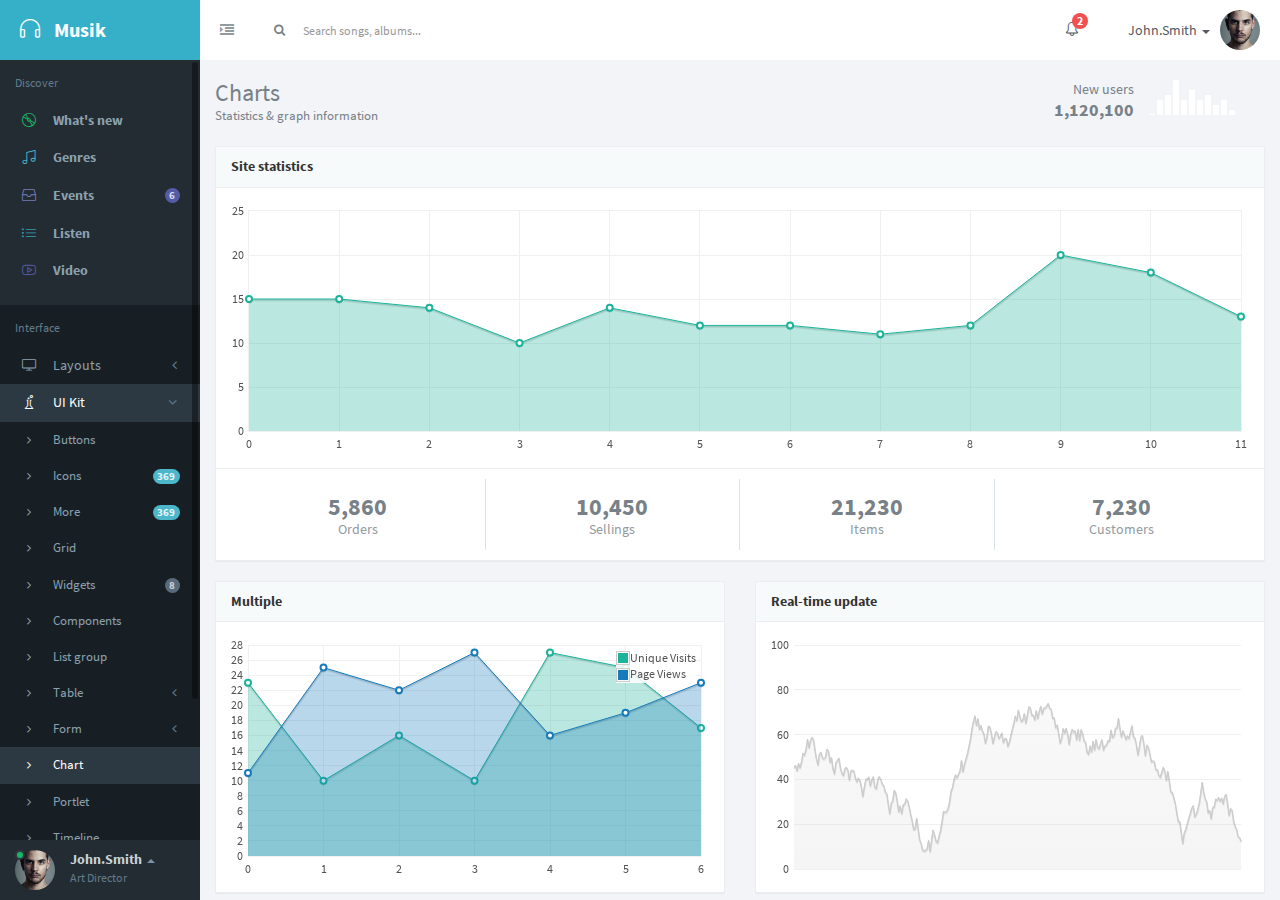
<file: 图表chart.html>
<!DOCTYPE html>
<html lang="en" class="app">
<head>  
  <meta charset="utf-8" />
  <title>Musik | Web Application</title>
  <meta name="description" content="app, web app, responsive, admin dashboard, admin, flat, flat ui, ui kit, off screen nav" />
  <meta name="viewport" content="width=device-width, initial-scale=1, maximum-scale=1" />
  <link rel="stylesheet" href="js/jPlayer/jplayer.flat.css" type="text/css" />
  <link rel="stylesheet" href="css/bootstrap.css" type="text/css" />
  <link rel="stylesheet" href="css/animate.css" type="text/css" />
  <link rel="stylesheet" href="css/font-awesome.min.css" type="text/css" />
  <link rel="stylesheet" href="css/simple-line-icons.css" type="text/css" />
  <link rel="stylesheet" href="css/font.css" type="text/css" />
  <link rel="stylesheet" href="css/app.css" type="text/css" />  
  
  <!--[if lt IE 9]>
    <script src="js/ie/html5shiv.js"></script>
    <script src="js/ie/respond.min.js"></script>
    <script src="js/ie/excanvas.js"></script>
  <![endif]-->
</head>
<body class="">
  <section class="vbox">
    <header class="bg-white-only header header-md navbar navbar-fixed-top-xs">
      <div class="navbar-header aside bg-info dk">
        <a class="btn btn-link visible-xs" data-toggle="class:nav-off-screen,open" data-target="#nav,html">
          <i class="icon-list"></i>
        </a>
        <a href="index.html" class="navbar-brand text-lt">
          <i class="icon-earphones"></i>
          <img src="images/logo.png" alt="." class="hide">
          <span class="hidden-nav-xs m-l-sm">Musik</span>
        </a>
        <a class="btn btn-link visible-xs" data-toggle="dropdown" data-target=".user">
          <i class="icon-settings"></i>
        </a>
      </div>      <ul class="nav navbar-nav hidden-xs">
        <li>
          <a href="#nav,.navbar-header" data-toggle="class:nav-xs,nav-xs" class="text-muted">
            <i class="fa fa-indent text"></i>
            <i class="fa fa-dedent text-active"></i>
          </a>
        </li>
      </ul>
      <form class="navbar-form navbar-left input-s-lg m-t m-l-n-xs hidden-xs" role="search">
        <div class="form-group">
          <div class="input-group">
            <span class="input-group-btn">
              <button type="submit" class="btn btn-sm bg-white btn-icon rounded"><i class="fa fa-search"></i></button>
            </span>
            <input type="text" class="form-control input-sm no-border rounded" placeholder="Search songs, albums...">
          </div>
        </div>
      </form>
      <div class="navbar-right ">
        <ul class="nav navbar-nav m-n hidden-xs nav-user user">
          <li class="hidden-xs">
            <a href="#" class="dropdown-toggle lt" data-toggle="dropdown">
              <i class="icon-bell"></i>
              <span class="badge badge-sm up bg-danger count">2</span>
            </a>
            <section class="dropdown-menu aside-xl animated fadeInUp">
              <section class="panel bg-white">
                <div class="panel-heading b-light bg-light">
                  <strong>You have <span class="count">2</span> notifications</strong>
                </div>
                <div class="list-group list-group-alt">
                  <a href="#" class="media list-group-item">
                    <span class="pull-left thumb-sm">
                      <img src="images/a0.png" alt="..." class="img-circle">
                    </span>
                    <span class="media-body block m-b-none">
                      Use awesome animate.css<br>
                      <small class="text-muted">10 minutes ago</small>
                    </span>
                  </a>
                  <a href="#" class="media list-group-item">
                    <span class="media-body block m-b-none">
                      1.0 initial released<br>
                      <small class="text-muted">1 hour ago</small>
                    </span>
                  </a>
                </div>
                <div class="panel-footer text-sm">
                  <a href="#" class="pull-right"><i class="fa fa-cog"></i></a>
                  <a href="#notes" data-toggle="class:show animated fadeInRight">See all the notifications</a>
                </div>
              </section>
            </section>
          </li>
          <li class="dropdown">
            <a href="#" class="dropdown-toggle bg clear" data-toggle="dropdown">
              <span class="thumb-sm avatar pull-right m-t-n-sm m-b-n-sm m-l-sm">
                <img src="images/a0.png" alt="...">
              </span>
              John.Smith <b class="caret"></b>
            </a>
            <ul class="dropdown-menu animated fadeInRight">            
              <li>
                <span class="arrow top"></span>
                <a href="#">Settings</a>
              </li>
              <li>
                <a href="profile.html">Profile</a>
              </li>
              <li>
                <a href="#">
                  <span class="badge bg-danger pull-right">3</span>
                  Notifications
                </a>
              </li>
              <li>
                <a href="docs.html">Help</a>
              </li>
              <li class="divider"></li>
              <li>
                <a href="modal.lockme.html" data-toggle="ajaxModal" >Logout</a>
              </li>
            </ul>
          </li>
        </ul>
      </div>      
    </header>
    <section>
      <section class="hbox stretch">
        <!-- .aside -->
        <aside class="bg-black dk aside hidden-print" id="nav">          
          <section class="vbox">
            <section class="w-f-md scrollable">
              <div class="slim-scroll" data-height="auto" data-disable-fade-out="true" data-distance="0" data-size="10px" data-railOpacity="0.2">
                


                <!-- nav -->                 
                <nav class="nav-primary hidden-xs">
                  <ul class="nav bg clearfix">
                    <li class="hidden-nav-xs padder m-t m-b-sm text-xs text-muted">
                      Discover
                    </li>
                    <li>
                      <a href="index.html">
                        <i class="icon-disc icon text-success"></i>
                        <span class="font-bold">What's new</span>
                      </a>
                    </li>
                    <li>
                      <a href="genres.html">
                        <i class="icon-music-tone-alt icon text-info"></i>
                        <span class="font-bold">Genres</span>
                      </a>
                    </li>
                    <li>
                      <a href="events.html">
                        <i class="icon-drawer icon text-primary-lter"></i>
                        <b class="badge bg-primary pull-right">6</b>
                        <span class="font-bold">Events</span>
                      </a>
                    </li>
                    <li>
                      <a href="listen.html">
                        <i class="icon-list icon  text-info-dker"></i>
                        <span class="font-bold">Listen</span>
                      </a>
                    </li>
                    <li>
                      <a href="video.html" data-target="#content" data-el="#bjax-el" data-replace="true">
                        <i class="icon-social-youtube icon  text-primary"></i>
                        <span class="font-bold">Video</span>
                      </a>
                    </li>
                    <li class="m-b hidden-nav-xs"></li>
                  </ul>
                  <ul class="nav" data-ride="collapse">
                    <li class="hidden-nav-xs padder m-t m-b-sm text-xs text-muted">
                      Interface
                    </li>
                    <li >
                      <a href="#" class="auto">
                        <span class="pull-right text-muted">
                          <i class="fa fa-angle-left text"></i>
                          <i class="fa fa-angle-down text-active"></i>
                        </span>
                        <i class="icon-screen-desktop icon">
                        </i>
                        <span>Layouts</span>
                      </a>
                      <ul class="nav dk text-sm">
                        <li >
                          <a href="layout-color.html" class="auto">                                                        
                            <i class="fa fa-angle-right text-xs"></i>

                            <span>Color option</span>
                          </a>
                        </li>
                        <li >
                          <a href="layout-boxed.html" class="auto">                                                        
                            <i class="fa fa-angle-right text-xs"></i>

                            <span>Boxed layout</span>
                          </a>
                        </li>
                        <li >
                          <a href="layout-fluid.html" class="auto">                                                        
                            <i class="fa fa-angle-right text-xs"></i>

                            <span>Fluid layout</span>
                          </a>
                        </li>
                      </ul>
                    </li>
                    <li  class="active">
                      <a href="#" class="auto">
                        <span class="pull-right text-muted">
                          <i class="fa fa-angle-left text"></i>
                          <i class="fa fa-angle-down text-active"></i>
                        </span>
                        <i class="icon-chemistry icon">
                        </i>
                        <span>UI Kit</span>
                      </a>
                      <ul class="nav dk text-sm">
                        <li >
                          <a href="buttons.html" class="auto">                                                        
                            <i class="fa fa-angle-right text-xs"></i>

                            <span>Buttons</span>
                          </a>
                        </li>
                        <li >
                          <a href="icons.html" class="auto">                            
                            <b class="badge bg-info pull-right">369</b>                                                        
                            <i class="fa fa-angle-right text-xs"></i>

                            <span>Icons</span>
                          </a>
                        </li><li >
                          <a href="http://www.weidea.net" class="auto">                            
                            <b class="badge bg-info pull-right">369</b>                                                        
                            <i class="fa fa-angle-right text-xs"></i>

                            <span>More</span>
                          </a>
                        </li>
                        <li >
                          <a href="grid.html" class="auto">                                                        
                            <i class="fa fa-angle-right text-xs"></i>

                            <span>Grid</span>
                          </a>
                        </li>
                        <li >
                          <a href="widgets.html" class="auto">                            
                            <b class="badge bg-dark pull-right">8</b>                                                        
                            <i class="fa fa-angle-right text-xs"></i>

                            <span>Widgets</span>
                          </a>
                        </li>
                        <li >
                          <a href="components.html" class="auto">                                                        
                            <i class="fa fa-angle-right text-xs"></i>

                            <span>Components</span>
                          </a>
                        </li>
                        <li >
                          <a href="list.html" class="auto">                                                        
                            <i class="fa fa-angle-right text-xs"></i>

                            <span>List group</span>
                          </a>
                        </li>
                        <li >
                          <a href="#table" class="auto">                            
                            <span class="pull-right text-muted">
                              <i class="fa fa-angle-left text"></i>
                              <i class="fa fa-angle-down text-active"></i>
                            </span>                            
                            <i class="fa fa-angle-right text-xs"></i>

                            <span>Table</span>
                          </a>
                          <ul class="nav dker">
                            <li >
                              <a href="table-static.html">
                                <i class="fa fa-angle-right"></i>
                                <span>Table static</span>
                              </a>
                            </li>
                            <li >
                              <a href="table-datatable.html">
                                <i class="fa fa-angle-right"></i>
                                <span>Datatable</span>
                              </a>
                            </li>
                          </ul>
                        </li>
                        <li >
                          <a href="#form" class="auto">                            
                            <span class="pull-right text-muted">
                              <i class="fa fa-angle-left text"></i>
                              <i class="fa fa-angle-down text-active"></i>
                            </span>                            
                            <i class="fa fa-angle-right text-xs"></i>

                            <span>Form</span>
                          </a>
                          <ul class="nav dker">
                            <li >
                              <a href="form-elements.html">
                                <i class="fa fa-angle-right"></i>
                                <span>Form elements</span>
                              </a>
                            </li>
                            <li >
                              <a href="form-validation.html">
                                <i class="fa fa-angle-right"></i>
                                <span>Form validation</span>
                              </a>
                            </li>
                            <li >
                              <a href="form-wizard.html">
                                <i class="fa fa-angle-right"></i>
                                <span>Form wizard</span>
                              </a>
                            </li>
                          </ul>
                        </li>
                        <li  class="active">
                          <a href="chart.html" class="auto">                                                        
                            <i class="fa fa-angle-right text-xs"></i>

                            <span>Chart</span>
                          </a>
                        </li>
                        <li >
                          <a href="portlet.html" class="auto">                                                        
                            <i class="fa fa-angle-right text-xs"></i>

                            <span>Portlet</span>
                          </a>
                        </li>
                        <li >
                          <a href="timeline.html" class="auto">                                                        
                            <i class="fa fa-angle-right text-xs"></i>

                            <span>Timeline</span>
                          </a>
                        </li>
                      </ul>
                    </li>
                    <li >
                      <a href="#" class="auto">
                        <span class="pull-right text-muted">
                          <i class="fa fa-angle-left text"></i>
                          <i class="fa fa-angle-down text-active"></i>
                        </span>
                        <i class="icon-grid icon">
                        </i>
                        <span>Pages</span>
                      </a>
                      <ul class="nav dk text-sm">
                        <li >
                          <a href="profile.html" class="auto">                                                        
                            <i class="fa fa-angle-right text-xs"></i>

                            <span>Profile</span>
                          </a>
                        </li>
                        <li >
                          <a href="blog.html" class="auto">                                                        
                            <i class="fa fa-angle-right text-xs"></i>

                            <span>Blog</span>
                          </a>
                        </li>
                        <li >
                          <a href="invoice.html" class="auto">                                                        
                            <i class="fa fa-angle-right text-xs"></i>

                            <span>Invoice</span>
                          </a>
                        </li>
                        <li >
                          <a href="gmap.html" class="auto">                                                        
                            <i class="fa fa-angle-right text-xs"></i>

                            <span>Google Map</span>
                          </a>
                        </li>
                        <li >
                          <a href="jvectormap.html" class="auto">                                                        
                            <i class="fa fa-angle-right text-xs"></i>

                            <span>Vector Map</span>
                          </a>
                        </li>
                        <li >
                          <a href="signin.html" class="auto">                                                        
                            <i class="fa fa-angle-right text-xs"></i>

                            <span>Signin</span>
                          </a>
                        </li>
                        <li >
                          <a href="signup.html" class="auto">                                                        
                            <i class="fa fa-angle-right text-xs"></i>

                            <span>Signup</span>
                          </a>
                        </li>
                        <li >
                          <a href="404.html" class="auto">                                                        
                            <i class="fa fa-angle-right text-xs"></i>

                            <span>404</span>
                          </a>
                        </li>
                      </ul>
                    </li>
                  </ul>
                  <ul class="nav text-sm">
                    <li class="hidden-nav-xs padder m-t m-b-sm text-xs text-muted">
                      <span class="pull-right"><a href="#"><i class="icon-plus i-lg"></i></a></span>
                      Playlist
                    </li>
                    <li>
                      <a href="#">
                        <i class="icon-music-tone icon"></i>
                        <span>Hip-Pop</span>
                      </a>
                    </li>
                    <li>
                      <a href="#">
                        <i class="icon-playlist icon text-success-lter"></i>
                        <b class="badge bg-success dker pull-right">9</b>
                        <span>Jazz</span>
                      </a>
                    </li>
                  </ul>
                </nav>
                <!-- / nav -->
              </div>
            </section>
            
            <footer class="footer hidden-xs no-padder text-center-nav-xs">
              <div class="bg hidden-xs ">
                  <div class="dropdown dropup wrapper-sm clearfix">
                    <a href="#" class="dropdown-toggle" data-toggle="dropdown">
                      <span class="thumb-sm avatar pull-left m-l-xs">                        
                        <img src="images/a3.png" class="dker" alt="...">
                        <i class="on b-black"></i>
                      </span>
                      <span class="hidden-nav-xs clear">
                        <span class="block m-l">
                          <strong class="font-bold text-lt">John.Smith</strong> 
                          <b class="caret"></b>
                        </span>
                        <span class="text-muted text-xs block m-l">Art Director</span>
                      </span>
                    </a>
                    <ul class="dropdown-menu animated fadeInRight aside text-left">                      
                      <li>
                        <span class="arrow bottom hidden-nav-xs"></span>
                        <a href="#">Settings</a>
                      </li>
                      <li>
                        <a href="profile.html">Profile</a>
                      </li>
                      <li>
                        <a href="#">
                          <span class="badge bg-danger pull-right">3</span>
                          Notifications
                        </a>
                      </li>
                      <li>
                        <a href="docs.html">Help</a>
                      </li>
                      <li class="divider"></li>
                      <li>
                        <a href="modal.lockme.html" data-toggle="ajaxModal" >Logout</a>
                      </li>
                    </ul>
                  </div>
                </div>            </footer>
          </section>
        </aside>
        <!-- /.aside -->
        <section id="content">
          <section class="vbox">
            <section class="scrollable padder">
              <div class="m-b-md">
                <div class="row">
                  <div class="col-sm-6">
                    <h3 class="m-b-none">Charts</h3>
                    <small>Statistics & graph information</small>
                  </div>
                  <div class="col-sm-6">
                    <div class="text-right text-left-xs">
                      <div class="sparkline m-l m-r-lg pull-right" data-type="bar" data-height="35" data-bar-width="6" data-bar-spacing="2" data-bar-color="#fff">5,8,9,12,8,10,8,9,7,8,6</div>
                      <div class="m-t-md">
                        <span class="text-uc">New users</span>
                        <div class="h4 m-n"><strong>1,120,100</strong></div>
                      </div>                      
                    </div>
                  </div>
                </div>
              </div>
              <section class="panel panel-default">
                <header class="panel-heading font-bold">Site statistics</header>
                <div class="panel-body">
                  <div id="flot-1ine" style="height:250px"></div>
                </div>
                <footer class="panel-footer bg-white">
                  <div class="row text-center no-gutter">
                    <div class="col-xs-3 b-r b-light">
                      <p class="h3 font-bold m-t">5,860</p>
                      <p class="text-muted">Orders</p>
                    </div>
                    <div class="col-xs-3 b-r b-light">
                      <p class="h3 font-bold m-t">10,450</p>
                      <p class="text-muted">Sellings</p>
                    </div>
                    <div class="col-xs-3 b-r b-light">
                      <p class="h3 font-bold m-t">21,230</p>
                      <p class="text-muted">Items</p>
                    </div>
                    <div class="col-xs-3">
                      <p class="h3 font-bold m-t">7,230</p>
                      <p class="text-muted">Customers</p>                        
                    </div>
                  </div>
                </footer>
              </section>
              <div class="row">
                <div class="col-md-6">
                  <section class="panel panel-default">
                    <header class="panel-heading font-bold">Multiple</header>
                    <div class="panel-body">
                      <div id="flot-chart"  style="height:240px"></div>
                    </div>                  
                  </section>
                </div>
                <div class="col-md-6">
                  <section class="panel panel-default">
                    <header class="panel-heading font-bold">Real-time update</header>
                    <div class="panel-body">
                      <div id="flot-live"  style="height:240px"></div>
                    </div>
                  </section>
                </div>
              </div>
              <div class="row">
                <div class="col-md-6">
                  <section class="panel panel-default">
                    <header class="panel-heading font-bold">Vertical bar</header>
                    <div class="panel-body">
                      <div id="flot-bar"  style="height:240px"></div>
                    </div>                  
                  </section>
                </div>
                <div class="col-md-6">
                  <section class="panel panel-default">
                    <header class="panel-heading font-bold">Horizontal bar</header>
                    <div class="panel-body">
                      <div id="flot-bar-h"  style="height:240px"></div>
                    </div>
                  </section>
                </div>
              </div>
              <div class="row">
                <div class="col-md-6">
                  <section class="panel panel-default">
                    <header class="panel-heading font-bold">Pie Chart</header>
                    <div class="panel-body">
                      <div id="flot-pie"  style="height:240px"></div>
                    </div>                  
                  </section>
                </div>
                <div class="col-md-6">
                  <section class="panel panel-default">
                    <header class="panel-heading font-bold">Donut pie</header>
                    <div class="panel-body">
                      <div id="flot-pie-donut"  style="height:240px"></div>
                    </div>
                  </section>
                </div>
              </div>
              
              <div class="row">
                <div class="col-lg-4">
                  <section class="panel panel-default">
                    <header class="panel-heading">Pie</header>
                    <div class="panel-body text-center">              
                      <div class="sparkline inline" data-type="pie" data-height="154" data-slice-colors="['#1ccacc','#f2f2f2']">60,40</div>
                      <div class="line pull-in"></div>
                      <div class="text-xs">
                        <i class="fa fa-circle text-info"></i> 60%
                        <i class="fa fa-circle text-muted"></i> 40%
                      </div>
                    </div>
                  </section>
                </div>
                <div class="col-lg-4">
                  <section class="panel panel-default">
                    <header class="panel-heading font-bold">Data graph</header>
                    <div class="bg-light dk wrapper">
                      <span class="pull-right">Friday</span>
                      <span class="h4">$540</span>
                      <div class="text-center m-b-n m-t-sm">
                          <div class="sparkline" data-type="line" data-height="65" data-width="100%" data-line-width="2" data-line-color="#dddddd" data-spot-color="#bbbbbb" data-fill-color="" data-highlight-line-color="#fff" data-spot-radius="3" data-resize="true">280,320,220,385,450,320,345,250,250,250,400,380</div>
                          <div class="sparkline inline" data-type="bar" data-height="45" data-bar-width="6" data-bar-spacing="6" data-bar-color="#1ccc88">10,9,11,10,11,10,12,10,9,10,11,9,8</div>
                      </div>
                    </div>
                    <div class="panel-body">
                      <div class="row">
                        <div class="col-xs-4">
                          <small class="text-muted block">Market</small>
                          <span>$1500.00</span>
                        </div>
                        <div class="col-xs-4">
                          <small class="text-muted block">Referal</small>
                          <span>$600.00</span>
                        </div>
                        <div class="col-xs-4">
                          <small class="text-muted block">Affiliate</small>
                          <span>$400.00</span>
                        </div>
                      </div>
                    </div>
                  </section>
                </div>
                <div class="col-lg-4">
                  <section class="panel panel-default">
                    <header class="panel-heading">Stacked</header>
                    <div class="panel-body text-center">
                      <div class="sparkline inline" data-type="bar" data-height="193" data-bar-width="12" data-bar-spacing="10" data-stacked-bar-color="['#c9d0d7', '#eee']">5:5,8:4,12:5,10:6,11:7,12:2,8:6,9:3,5:5,4:9</div>
                    </div>
                  </section>
                </div>
              </div>
              <div class="row">
                <div class="col-lg-4">
                  <section class="panel panel-default">
                    <header class="panel-heading">
                      Conversion
                    </header>
                    <div class="panel-body text-center">
                      <h4>62.5<small> hrs</small></h4>
                      <small class="text-muted block">Updated at 2 minutes ago</small>
                      <div class="inline">
                        <div class="easypiechart" data-percent="75" data-bar-color="#fcc633" data-line-width="16" data-loop="false" data-size="188">
                          <div>
                            <span class="h2 m-l-sm step">75</span>%
                            <div class="text text-sm">new</div>
                          </div>
                        </div>
                      </div>                      
                    </div>
                    <div class="panel-footer"><small>% of avarage rate of the Conversion</small></div>
                  </section>
                </div>
                <div class="col-lg-4">
                  <section class="panel panel-default">
                    <header class="panel-heading">
                      Bounce rate
                    </header>
                    <div class="panel-body text-center">
                      <h4><small>last </small>12<small> hrs</small></h4>
                      <small class="text-muted block">yesterday: 20%</small>
                      <div class="inline">
                        <div class="easypiechart" data-percent="25" data-line-width="6" data-loop="false" data-size="188">
                          <div>
                            <span class="h2 m-l-sm step">25</span>%
                            <div class="text text-sm">today</div>
                          </div>
                        </div>
                      </div>
                    </div>
                    <div class="panel-footer"><small>% of change</small></div>
                  </section>
                </div>
                <div class="col-lg-4">
                  <section class="panel panel-default">
                    <header class="panel-heading">
                      New visitors
                    </header>
                    <div class="panel-body text-center">
                      <h4>3,450</h4>
                      <small class="text-muted block">Worldwide visitors</small>
                      <div class="inline">
                        <div class="easypiechart" data-percent="60" data-line-width="10" data-track-color="#eee" data-bar-color="#1ccc88" data-scale-color="#fff" data-size="188" data-line-cap='butt'>
                          <div>
                            <span class="h2 m-l-sm step">60</span>%
                            <div class="text text-sm">new visits</div>
                          </div>
                        </div>
                      </div>                      
                    </div>
                    <div class="panel-footer"><small>% of avarage rate of the visits</small></div>
                  </section>
                </div>
              </div>
            </section>
          </section>
          <a href="#" class="hide nav-off-screen-block" data-toggle="class:nav-off-screen,open" data-target="#nav,html"></a>
        </section>
      </section>
    </section>    
  </section>
  <script src="js/jquery.min.js"></script>
  <!-- Bootstrap -->
  <script src="js/bootstrap.js"></script>
  <!-- App -->
  <script src="js/app.js"></script>  
  <script src="js/slimscroll/jquery.slimscroll.min.js"></script>
    <!-- Sparkline Chart -->
  <script src="js/charts/sparkline/jquery.sparkline.min.js"></script>
  <!-- Easy Pie Chart -->
  <script src="js/charts/easypiechart/jquery.easy-pie-chart.js"></script>
  <!-- Flot -->
  <script src="js/charts/flot/jquery.flot.min.js"></script>
  <script src="js/charts/flot/jquery.flot.tooltip.min.js"></script>
  <script src="js/charts/flot/jquery.flot.resize.js"></script>
  <script src="js/charts/flot/jquery.flot.orderBars.js"></script>
  <script src="js/charts/flot/jquery.flot.pie.min.js"></script>
  <script src="js/charts/flot/jquery.flot.grow.js"></script>
  <script src="js/charts/flot/demo.js"></script>
  <script src="js/app.plugin.js"></script>
  <script type="text/javascript" src="js/jPlayer/jquery.jplayer.min.js"></script>
  <script type="text/javascript" src="js/jPlayer/add-on/jplayer.playlist.min.js"></script>
  <script type="text/javascript" src="js/jPlayer/demo.js"></script>
</body>
</html>
</file>
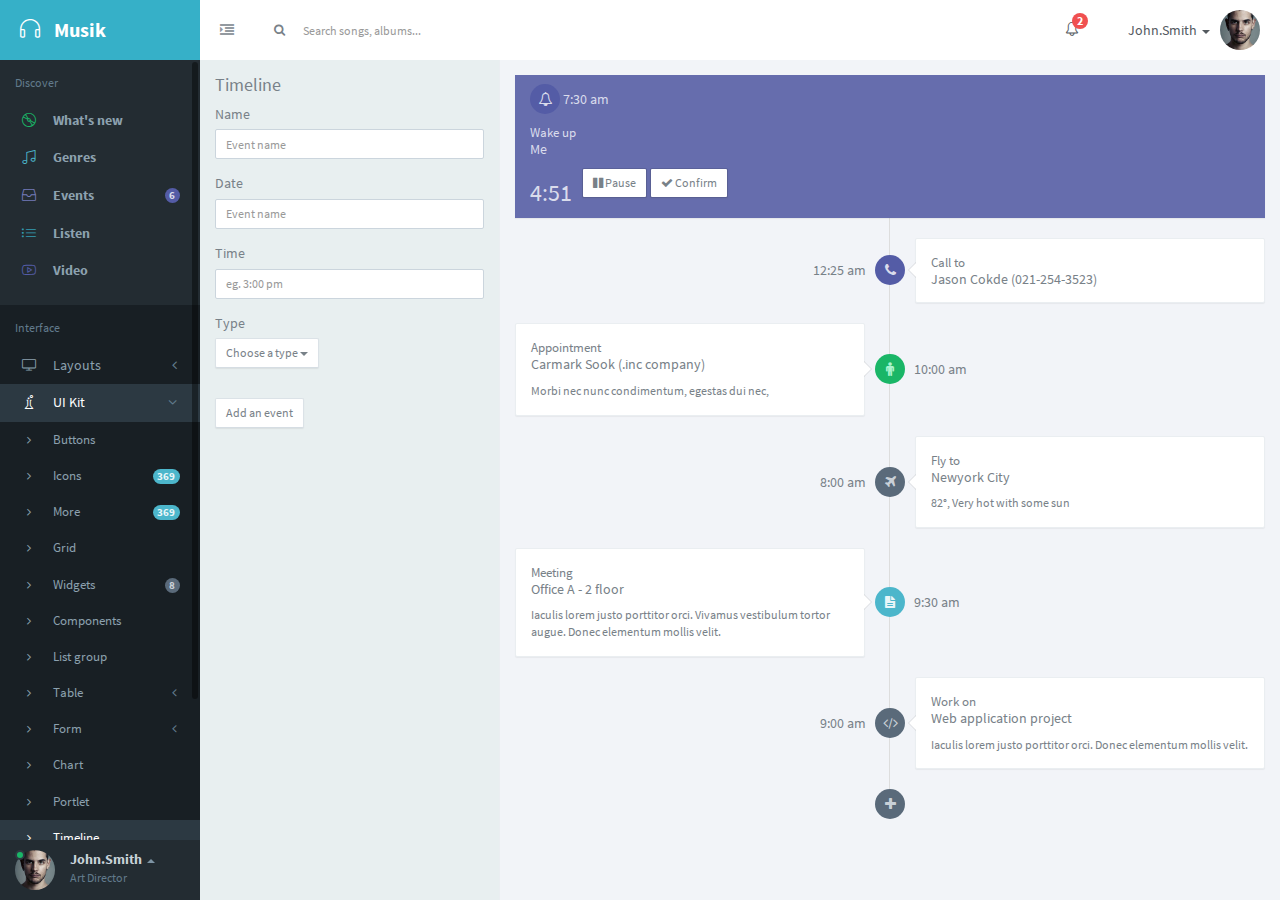
<file: 纯时间轴 timeline.html>
<!DOCTYPE html>
<html lang="en" class="app">
<head>  
  <meta charset="utf-8" />
  <title>Musik | Web Application</title>
  <meta name="description" content="app, web app, responsive, admin dashboard, admin, flat, flat ui, ui kit, off screen nav" />
  <meta name="viewport" content="width=device-width, initial-scale=1, maximum-scale=1" />
  <link rel="stylesheet" href="js/jPlayer/jplayer.flat.css" type="text/css" />
  <link rel="stylesheet" href="css/bootstrap.css" type="text/css" />
  <link rel="stylesheet" href="css/animate.css" type="text/css" />
  <link rel="stylesheet" href="css/font-awesome.min.css" type="text/css" />
  <link rel="stylesheet" href="css/simple-line-icons.css" type="text/css" />
  <link rel="stylesheet" href="css/font.css" type="text/css" />
  <link rel="stylesheet" href="css/app.css" type="text/css" />  
    <!--[if lt IE 9]>
    <script src="js/ie/html5shiv.js"></script>
    <script src="js/ie/respond.min.js"></script>
    <script src="js/ie/excanvas.js"></script>
  <![endif]-->
</head>
<body class="">

<script type="text/javascript">
ddd 

  var joe = 'joe';
var johnny = 'johnny';
var quaid = 'quaid';

</script>
  <section class="vbox">
    <header class="bg-white-only header header-md navbar navbar-fixed-top-xs">
      <div class="navbar-header aside bg-info dk">
        <a class="btn btn-link visible-xs" data-toggle="class:nav-off-screen,open" data-target="#nav,html">
          <i class="icon-list"></i>
        </a>
        <a href="index.html" class="navbar-brand text-lt">
          <i class="icon-earphones"></i>
          <img src="images/logo.png" alt="." class="hide">
          <span class="hidden-nav-xs m-l-sm">Musik</span>
        </a>
        <a class="btn btn-link visible-xs" data-toggle="dropdown" data-target=".user">
          <i class="icon-settings"></i>
        </a>
      </div>      <ul class="nav navbar-nav hidden-xs">
        <li>
          <a href="#nav,.navbar-header" data-toggle="class:nav-xs,nav-xs" class="text-muted">
            <i class="fa fa-indent text"></i>
            <i class="fa fa-dedent text-active"></i>
          </a>
        </li>
      </ul>
      <form class="navbar-form navbar-left input-s-lg m-t m-l-n-xs hidden-xs" role="search">
        <div class="form-group">
          <div class="input-group">
            <span class="input-group-btn">
              <button type="submit" class="btn btn-sm bg-white btn-icon rounded"><i class="fa fa-search"></i></button>
            </span>
            <input type="text" class="form-control input-sm no-border rounded" placeholder="Search songs, albums...">
          </div>
        </div>
      </form>
      <div class="navbar-right ">
        <ul class="nav navbar-nav m-n hidden-xs nav-user user">
          <li class="hidden-xs">
            <a href="#" class="dropdown-toggle lt" data-toggle="dropdown">
              <i class="icon-bell"></i>
              <span class="badge badge-sm up bg-danger count">2</span>
            </a>
            <section class="dropdown-menu aside-xl animated fadeInUp">
              <section class="panel bg-white">
                <div class="panel-heading b-light bg-light">
                  <strong>You have <span class="count">2</span> notifications</strong>
                </div>
                <div class="list-group list-group-alt">
                  <a href="#" class="media list-group-item">
                    <span class="pull-left thumb-sm">
                      <img src="images/a0.png" alt="..." class="img-circle">
                    </span>
                    <span class="media-body block m-b-none">
                      Use awesome animate.css<br>
                      <small class="text-muted">10 minutes ago</small>
                    </span>
                  </a>
                  <a href="#" class="media list-group-item">
                    <span class="media-body block m-b-none">
                      1.0 initial released<br>
                      <small class="text-muted">1 hour ago</small>
                    </span>
                  </a>
                </div>
                <div class="panel-footer text-sm">
                  <a href="#" class="pull-right"><i class="fa fa-cog"></i></a>
                  <a href="#notes" data-toggle="class:show animated fadeInRight">See all the notifications</a>
                </div>
              </section>
            </section>
          </li>
          <li class="dropdown">
            <a href="#" class="dropdown-toggle bg clear" data-toggle="dropdown">
              <span class="thumb-sm avatar pull-right m-t-n-sm m-b-n-sm m-l-sm">
                <img src="images/a0.png" alt="...">
              </span>
              John.Smith <b class="caret"></b>
            </a>
            <ul class="dropdown-menu animated fadeInRight">            
              <li>
                <span class="arrow top"></span>
                <a href="#">Settings</a>
              </li>
              <li>
                <a href="profile.html">Profile</a>
              </li>
              <li>
                <a href="#">
                  <span class="badge bg-danger pull-right">3</span>
                  Notifications
                </a>
              </li>
              <li>
                <a href="docs.html">Help</a>
              </li>
              <li class="divider"></li>
              <li>
                <a href="modal.lockme.html" data-toggle="ajaxModal" >Logout</a>
              </li>
            </ul>
          </li>
        </ul>
      </div>      
    </header>
    <section>
      <section class="hbox stretch">
        <!-- .aside -->
        <aside class="bg-black dk aside hidden-print" id="nav">          
          <section class="vbox">
            <section class="w-f-md scrollable">
              <div class="slim-scroll" data-height="auto" data-disable-fade-out="true" data-distance="0" data-size="10px" data-railOpacity="0.2">
                


                <!-- nav -->                 
                <nav class="nav-primary hidden-xs">
                  <ul class="nav bg clearfix">
                    <li class="hidden-nav-xs padder m-t m-b-sm text-xs text-muted">
                      Discover
                    </li>
                    <li>
                      <a href="index.html">
                        <i class="icon-disc icon text-success"></i>
                        <span class="font-bold">What's new</span>
                      </a>
                    </li>
                    <li>
                      <a href="genres.html">
                        <i class="icon-music-tone-alt icon text-info"></i>
                        <span class="font-bold">Genres</span>
                      </a>
                    </li>
                    <li>
                      <a href="events.html">
                        <i class="icon-drawer icon text-primary-lter"></i>
                        <b class="badge bg-primary pull-right">6</b>
                        <span class="font-bold">Events</span>
                      </a>
                    </li>
                    <li>
                      <a href="listen.html">
                        <i class="icon-list icon  text-info-dker"></i>
                        <span class="font-bold">Listen</span>
                      </a>
                    </li>
                    <li>
                      <a href="video.html" data-target="#content" data-el="#bjax-el" data-replace="true">
                        <i class="icon-social-youtube icon  text-primary"></i>
                        <span class="font-bold">Video</span>
                      </a>
                    </li>
                    <li class="m-b hidden-nav-xs"></li>
                  </ul>
                  <ul class="nav" data-ride="collapse">
                    <li class="hidden-nav-xs padder m-t m-b-sm text-xs text-muted">
                      Interface
                    </li>
                    <li >
                      <a href="#" class="auto">
                        <span class="pull-right text-muted">
                          <i class="fa fa-angle-left text"></i>
                          <i class="fa fa-angle-down text-active"></i>
                        </span>
                        <i class="icon-screen-desktop icon">
                        </i>
                        <span>Layouts</span>
                      </a>
                      <ul class="nav dk text-sm">
                        <li >
                          <a href="layout-color.html" class="auto">                                                        
                            <i class="fa fa-angle-right text-xs"></i>

                            <span>Color option</span>
                          </a>
                        </li>
                        <li >
                          <a href="layout-boxed.html" class="auto">                                                        
                            <i class="fa fa-angle-right text-xs"></i>

                            <span>Boxed layout</span>
                          </a>
                        </li>
                        <li >
                          <a href="layout-fluid.html" class="auto">                                                        
                            <i class="fa fa-angle-right text-xs"></i>

                            <span>Fluid layout</span>
                          </a>
                        </li>
                      </ul>
                    </li>
                    <li  class="active">
                      <a href="#" class="auto">
                        <span class="pull-right text-muted">
                          <i class="fa fa-angle-left text"></i>
                          <i class="fa fa-angle-down text-active"></i>
                        </span>
                        <i class="icon-chemistry icon">
                        </i>
                        <span>UI Kit</span>
                      </a>
                      <ul class="nav dk text-sm">
                        <li >
                          <a href="buttons.html" class="auto">                                                        
                            <i class="fa fa-angle-right text-xs"></i>

                            <span>Buttons</span>
                          </a>
                        </li>
                        <li >
                          <a href="icons.html" class="auto">                            
                            <b class="badge bg-info pull-right">369</b>                                                        
                            <i class="fa fa-angle-right text-xs"></i>

                            <span>Icons</span>
                          </a>
                        </li><li >
                          <a href="http://www.weidea.net" class="auto">                            
                            <b class="badge bg-info pull-right">369</b>                                                        
                            <i class="fa fa-angle-right text-xs"></i>

                            <span>More</span>
                          </a>
                        </li>
                        <li >
                          <a href="grid.html" class="auto">                                                        
                            <i class="fa fa-angle-right text-xs"></i>

                            <span>Grid</span>
                          </a>
                        </li>
                        <li >
                          <a href="widgets.html" class="auto">                            
                            <b class="badge bg-dark pull-right">8</b>                                                        
                            <i class="fa fa-angle-right text-xs"></i>

                            <span>Widgets</span>
                          </a>
                        </li>
                        <li >
                          <a href="components.html" class="auto">                                                        
                            <i class="fa fa-angle-right text-xs"></i>

                            <span>Components</span>
                          </a>
                        </li>
                        <li >
                          <a href="list.html" class="auto">                                                        
                            <i class="fa fa-angle-right text-xs"></i>

                            <span>List group</span>
                          </a>
                        </li>
                        <li >
                          <a href="#table" class="auto">                            
                            <span class="pull-right text-muted">
                              <i class="fa fa-angle-left text"></i>
                              <i class="fa fa-angle-down text-active"></i>
                            </span>                            
                            <i class="fa fa-angle-right text-xs"></i>

                            <span>Table</span>
                          </a>
                          <ul class="nav dker">
                            <li >
                              <a href="table-static.html">
                                <i class="fa fa-angle-right"></i>
                                <span>Table static</span>
                              </a>
                            </li>
                            <li >
                              <a href="table-datatable.html">
                                <i class="fa fa-angle-right"></i>
                                <span>Datatable</span>
                              </a>
                            </li>
                          </ul>
                        </li>
                        <li >
                          <a href="#form" class="auto">                            
                            <span class="pull-right text-muted">
                              <i class="fa fa-angle-left text"></i>
                              <i class="fa fa-angle-down text-active"></i>
                            </span>                            
                            <i class="fa fa-angle-right text-xs"></i>

                            <span>Form</span>
                          </a>
                          <ul class="nav dker">
                            <li >
                              <a href="form-elements.html">
                                <i class="fa fa-angle-right"></i>
                                <span>Form elements</span>
                              </a>
                            </li>
                            <li >
                              <a href="form-validation.html">
                                <i class="fa fa-angle-right"></i>
                                <span>Form validation</span>
                              </a>
                            </li>
                            <li >
                              <a href="form-wizard.html">
                                <i class="fa fa-angle-right"></i>
                                <span>Form wizard</span>
                              </a>
                            </li>
                          </ul>
                        </li>
                        <li >
                          <a href="chart.html" class="auto">                                                        
                            <i class="fa fa-angle-right text-xs"></i>

                            <span>Chart</span>
                          </a>
                        </li>
                        <li >
                          <a href="portlet.html" class="auto">                                                        
                            <i class="fa fa-angle-right text-xs"></i>

                            <span>Portlet</span>
                          </a>
                        </li>
                        <li  class="active">
                          <a href="timeline.html" class="auto">                                                        
                            <i class="fa fa-angle-right text-xs"></i>

                            <span>Timeline</span>
                          </a>
                        </li>
                      </ul>
                    </li>
                    <li >
                      <a href="#" class="auto">
                        <span class="pull-right text-muted">
                          <i class="fa fa-angle-left text"></i>
                          <i class="fa fa-angle-down text-active"></i>
                        </span>
                        <i class="icon-grid icon">
                        </i>
                        <span>Pages</span>
                      </a>
                      <ul class="nav dk text-sm">
                        <li >
                          <a href="profile.html" class="auto">                                                        
                            <i class="fa fa-angle-right text-xs"></i>

                            <span>Profile</span>
                          </a>
                        </li>
                        <li >
                          <a href="blog.html" class="auto">                                                        
                            <i class="fa fa-angle-right text-xs"></i>

                            <span>Blog</span>
                          </a>
                        </li>
                        <li >
                          <a href="invoice.html" class="auto">                                                        
                            <i class="fa fa-angle-right text-xs"></i>

                            <span>Invoice</span>
                          </a>
                        </li>
                        <li >
                          <a href="gmap.html" class="auto">                                                        
                            <i class="fa fa-angle-right text-xs"></i>

                            <span>Google Map</span>
                          </a>
                        </li>
                        <li >
                          <a href="jvectormap.html" class="auto">                                                        
                            <i class="fa fa-angle-right text-xs"></i>

                            <span>Vector Map</span>
                          </a>
                        </li>
                        <li >
                          <a href="signin.html" class="auto">                                                        
                            <i class="fa fa-angle-right text-xs"></i>

                            <span>Signin</span>
                          </a>
                        </li>
                        <li >
                          <a href="signup.html" class="auto">                                                        
                            <i class="fa fa-angle-right text-xs"></i>

                            <span>Signup</span>
                          </a>
                        </li>
                        <li >
                          <a href="404.html" class="auto">                                                        
                            <i class="fa fa-angle-right text-xs"></i>

                            <span>404</span>
                          </a>
                        </li>
                      </ul>
                    </li>
                  </ul>
                  <ul class="nav text-sm">
                    <li class="hidden-nav-xs padder m-t m-b-sm text-xs text-muted">
                      <span class="pull-right"><a href="#"><i class="icon-plus i-lg"></i></a></span>
                      Playlist
                    </li>
                    <li>
                      <a href="#">
                        <i class="icon-music-tone icon"></i>
                        <span>Hip-Pop</span>
                      </a>
                    </li>
                    <li>
                      <a href="#">
                        <i class="icon-playlist icon text-success-lter"></i>
                        <b class="badge bg-success dker pull-right">9</b>
                        <span>Jazz</span>
                      </a>
                    </li>
                  </ul>
                </nav>
                <!-- / nav -->
              </div>
            </section>
            
            <footer class="footer hidden-xs no-padder text-center-nav-xs">
              <div class="bg hidden-xs ">
                  <div class="dropdown dropup wrapper-sm clearfix">
                    <a href="#" class="dropdown-toggle" data-toggle="dropdown">
                      <span class="thumb-sm avatar pull-left m-l-xs">                        
                        <img src="images/a3.png" class="dker" alt="...">
                        <i class="on b-black"></i>
                      </span>
                      <span class="hidden-nav-xs clear">
                        <span class="block m-l">
                          <strong class="font-bold text-lt">John.Smith</strong> 
                          <b class="caret"></b>
                        </span>
                        <span class="text-muted text-xs block m-l">Art Director</span>
                      </span>
                    </a>
                    <ul class="dropdown-menu animated fadeInRight aside text-left">                      
                      <li>
                        <span class="arrow bottom hidden-nav-xs"></span>
                        <a href="#">Settings</a>
                      </li>
                      <li>
                        <a href="profile.html">Profile</a>
                      </li>
                      <li>
                        <a href="#">
                          <span class="badge bg-danger pull-right">3</span>
                          Notifications
                        </a>
                      </li>
                      <li>
                        <a href="docs.html">Help</a>
                      </li>
                      <li class="divider"></li>
                      <li>
                        <a href="modal.lockme.html" data-toggle="ajaxModal" >Logout</a>
                      </li>
                    </ul>
                  </div>
                </div>            </footer>
          </section>
        </aside>
        <!-- /.aside -->
        <section id="content">
          <section class="hbox stretch">
            <!-- .aside -->
            <aside class="aside-lg bg-light b-r" id="aside">
              <div class="wrapper">
                <h4 class="m-t-none">Timeline</h4>
                <form>
                  <div class="form-group">
                    <label>Name</label>
                    <input type="text" placeholder="Event name" class="input-sm form-control">
                  </div>
                  <div class="form-group">
                    <label>Date</label>
                    <input type="text" placeholder="Event name" class="datepicker input-sm form-control">
                  </div>
                  <div class="form-group">
                    <label>Time</label>
                    <input type="text" placeholder="eg. 3:00 pm" class="input-sm form-control">
                  </div>
                  <div class="form-group">
                    <label>Type</label>
                    <div>
                      <div class="btn-group">
                        <button data-toggle="dropdown" class="btn btn-sm btn-default dropdown-toggle">
                          <span class="dropdown-label">Choose a type</span> 
                          <span class="caret"></span>
                        </button>
                        <ul class="dropdown-menu dropdown-select">
                            <li><input type="radio" name="d-s-r"><a href="#">Travel</a></li>
                            <li class=""><input type="radio" name="d-s-r"><a href="#">Phone</a></li>
                            <li class=""><input type="radio" name="d-s-r"><a href="#">Meeting</a></li>
                            <li class=""><input type="radio" name="d-s-r"><a href="#">Appointment</a></li>
                        </ul>
                      </div>
                    </div>
                  </div>
                  <div class="m-t-lg"><button class="btn btn-sm btn-default">Add an event</button></div>
                </form>
              </div>
            </aside>
            <!-- /.aside -->
            <!-- .aside -->
            <aside>
              <section class="vbox">
                <section class="scrollable wrapper">
                  <div class="timeline">
                    <article class="timeline-item active">
                        <div class="timeline-caption">
                          <div class="panel bg-primary lt no-borders">
                            <div class="panel-body">
                              <span class="timeline-icon"><i class="fa fa-bell-o time-icon bg-primary"></i></span> 
                              <span class="timeline-date">7:30 am</span>
                              <div class="text-sm">Wake up</div>
                              <h5>Me</h5>
                              <div class="m-t-sm timeline-action">
                                <span class="h3 pull-left m-r-sm">4:51</span>
                                <button class="btn btn-sm btn-default btn-bg"><i class="fa fa-pause"></i> Pause</button>
                                <button class="btn btn-sm btn-default btn-bg"><i class="fa fa-check"></i> Confirm</button>
                              </div>
                            </div>
                          </div>
                        </div>
                    </article>
                    <article class="timeline-item">
                        <div class="timeline-caption">
                          <div class="panel panel-default">
                            <div class="panel-body">
                              <span class="arrow left"></span>
                              <span class="timeline-icon"><i class="fa fa-phone time-icon bg-primary"></i></span>
                              <span class="timeline-date">12:25 am</span>
                              <div class="text-sm">Call to</div>
                              <h5>                                
                                Jason Cokde (021-254-3523)
                              </h5>
                            </div>       
                          </div>
                        </div>
                    </article>
                    <article class="timeline-item alt">
                        <div class="timeline-caption">                
                          <div class="panel panel-default">
                            <div class="panel-body">
                              <span class="arrow right"></span>
                              <span class="timeline-icon"><i class="fa fa-male time-icon bg-success"></i></span>
                              <span class="timeline-date">10:00 am</span>
                              <div class="text-sm">Appointment</div>
                              <h5>                                
                                Carmark Sook (.inc company)
                              </h5>
                              <p>Morbi nec nunc condimentum, egestas dui nec, </p>
                            </div>
                          </div>
                        </div>
                    </article>          
                    <article class="timeline-item">
                        <div class="timeline-caption">                
                          <div class="panel panel-default">
                            <div class="panel-body">
                              <span class="arrow left"></span>
                              <span class="timeline-icon"><i class="fa fa-plane time-icon bg-dark"></i></span>
                              <span class="timeline-date">8:00 am</span>
                              <div class="text-sm">Fly to</div>
                              <h5>                                
                                Newyork City
                              </h5>
                              <p>82°, Very hot with some sun</p>
                            </div>
                          </div>
                        </div>
                    </article>
                    <article class="timeline-item alt">
                        <div class="timeline-caption">                
                          <div class="panel panel-default">
                            <div class="panel-body">
                              <span class="arrow right"></span>
                              <span class="timeline-icon"><i class="fa fa-file-text time-icon bg-info"></i></span>
                              <span class="timeline-date">9:30 am</span>
                              <div class="text-sm">Meeting</div>
                              <h5>                                
                                Office A - 2 floor
                              </h5>
                              <p>Iaculis lorem justo porttitor orci. Vivamus vestibulum tortor augue. Donec elementum mollis velit.</p>
                            </div>
                          </div>
                        </div>
                    </article>
                    <article class="timeline-item">
                        <div class="timeline-caption">
                          <div class="panel panel-default">
                            <div class="panel-body">
                              <span class="arrow left"></span>
                              <span class="timeline-icon"><i class="fa fa-code time-icon bg-dark"></i></span>
                              <span class="timeline-date">9:00 am</span>
                              <div class="text-sm">Work on</div>
                              <h5>                                
                                Web application project
                              </h5>
                              <p>Iaculis lorem justo porttitor orci. Donec elementum mollis velit.</p>
                            </div>
                          </div>
                        </div>
                    </article>
                    <div class="timeline-footer"><a href="#"><i class="fa fa-plus time-icon inline-block bg-dark"></i></a></div>
                  </div>
                </section>
              </section>
            </aside>
            <!-- /.aside -->            
          </section>
          <a href="#" class="hide nav-off-screen-block" data-toggle="class:nav-off-screen,open" data-target="#nav,html"></a>
        </section>
      </section>
    </section>    
  </section>
  <script src="js/jquery.min.js"></script>
  <!-- Bootstrap -->
  <script src="js/bootstrap.js"></script>
  <!-- App -->
  <script src="js/app.js"></script>  
  <script src="js/slimscroll/jquery.slimscroll.min.js"></script>
    <script src="js/app.plugin.js"></script>
  <script type="text/javascript" src="js/jPlayer/jquery.jplayer.min.js"></script>
  <script type="text/javascript" src="js/jPlayer/add-on/jplayer.playlist.min.js"></script>
  <script type="text/javascript" src="js/jPlayer/demo.js"></script>
</body>
</html>
</file>
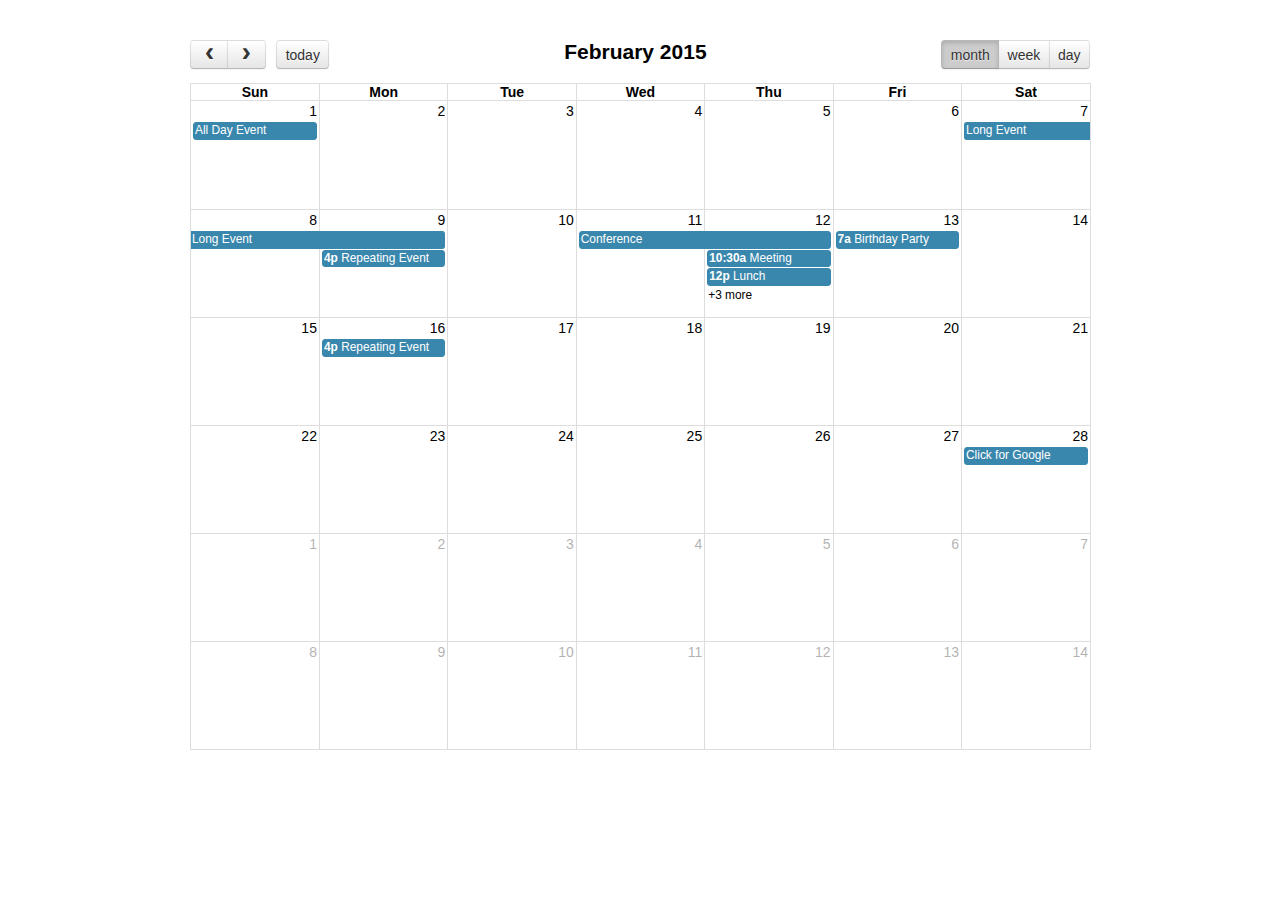
<file: js/fullcalendar24/demos/agenda-views.html>
<!DOCTYPE html>
<html>
<head>
<meta charset='utf-8' />
<link href='../fullcalendar.css' rel='stylesheet' />
<link href='../fullcalendar.print.css' rel='stylesheet' media='print' />
<script src='../lib/moment.min.js'></script>
<script src='../lib/jquery.min.js'></script>
<script src='../fullcalendar.min.js'></script>
<script>

	$(document).ready(function() {
		
		$('#calendar').fullCalendar({
			header: {
				left: 'prev,next today',
				center: 'title',
				right: 'month,agendaWeek,agendaDay'
			},
			defaultDate: '2015-02-12',
			editable: true,
			eventLimit: true, // allow "more" link when too many events
			events: [
				{
					title: 'All Day Event',
					start: '2015-02-01'
				},
				{
					title: 'Long Event',
					start: '2015-02-07',
					end: '2015-02-10'
				},
				{
					id: 999,
					title: 'Repeating Event',
					start: '2015-02-09T16:00:00'
				},
				{
					id: 999,
					title: 'Repeating Event',
					start: '2015-02-16T16:00:00'
				},
				{
					title: 'Conference',
					start: '2015-02-11',
					end: '2015-02-13'
				},
				{
					title: 'Meeting',
					start: '2015-02-12T10:30:00',
					end: '2015-02-12T12:30:00'
				},
				{
					title: 'Lunch',
					start: '2015-02-12T12:00:00'
				},
				{
					title: 'Meeting',
					start: '2015-02-12T14:30:00'
				},
				{
					title: 'Happy Hour',
					start: '2015-02-12T17:30:00'
				},
				{
					title: 'Dinner',
					start: '2015-02-12T20:00:00'
				},
				{
					title: 'Birthday Party',
					start: '2015-02-13T07:00:00'
				},
				{
					title: 'Click for Google',
					url: 'http://google.com/',
					start: '2015-02-28'
				}
			]
		});
		
	});

</script>
<style>

	body {
		margin: 40px 10px;
		padding: 0;
		font-family: "Lucida Grande",Helvetica,Arial,Verdana,sans-serif;
		font-size: 14px;
	}

	#calendar {
		max-width: 900px;
		margin: 0 auto;
	}

</style>
</head>
<body>

	<div id='calendar'></div>

</body>
</html>
</file>
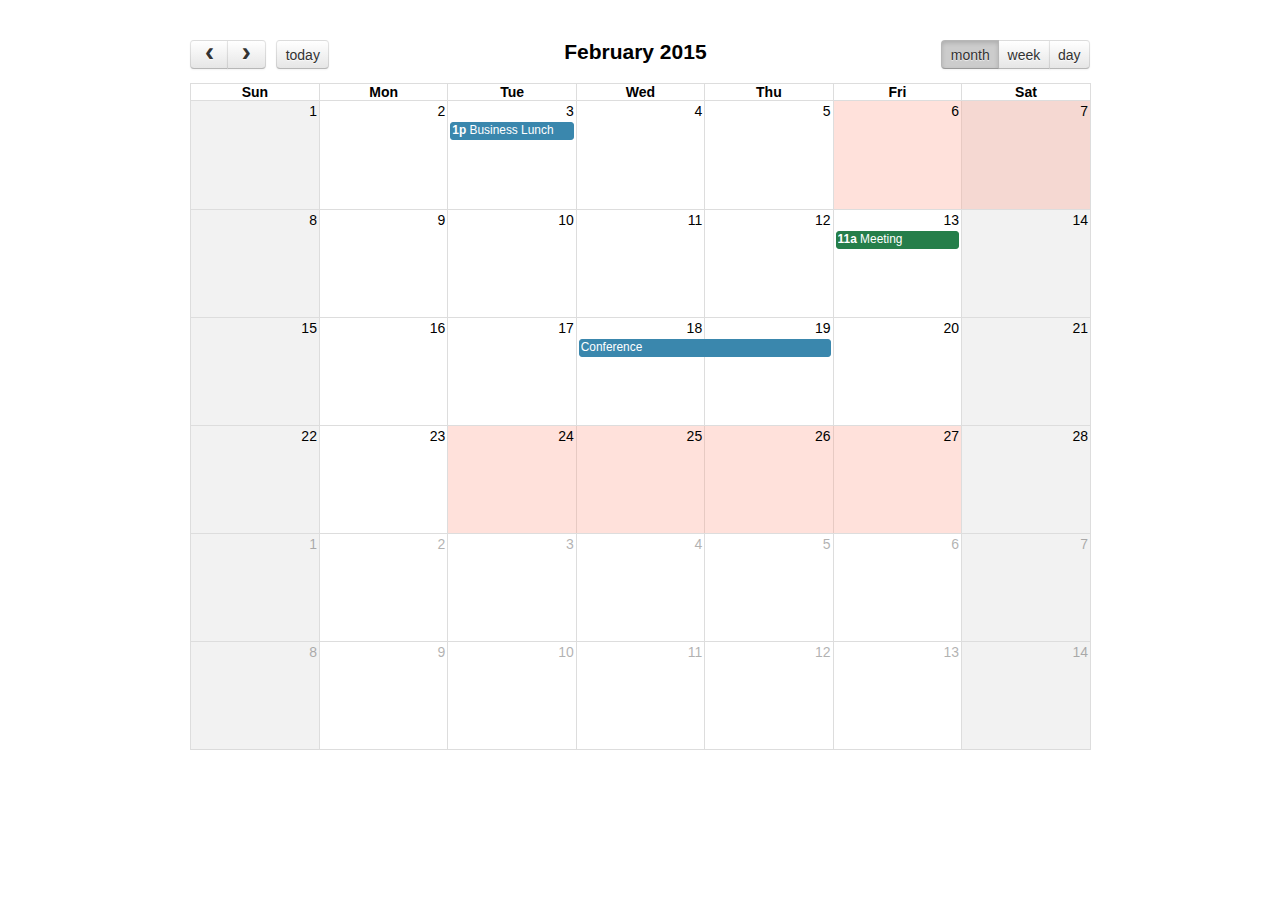
<file: js/fullcalendar24/demos/background-events.html>
<!DOCTYPE html>
<html>
<head>
<meta charset='utf-8' />
<link href='../fullcalendar.css' rel='stylesheet' />
<link href='../fullcalendar.print.css' rel='stylesheet' media='print' />
<script src='../lib/moment.min.js'></script>
<script src='../lib/jquery.min.js'></script>
<script src='../fullcalendar.min.js'></script>
<script>

	$(document).ready(function() {

		$('#calendar').fullCalendar({
			header: {
				left: 'prev,next today',
				center: 'title',
				right: 'month,agendaWeek,agendaDay'
			},
			defaultDate: '2015-02-12',
			businessHours: true, // display business hours
			editable: true,
			events: [
				{
					title: 'Business Lunch',
					start: '2015-02-03T13:00:00',
					constraint: 'businessHours'
				},
				{
					title: 'Meeting',
					start: '2015-02-13T11:00:00',
					constraint: 'availableForMeeting', // defined below
					color: '#257e4a'
				},
				{
					title: 'Conference',
					start: '2015-02-18',
					end: '2015-02-20'
				},
				{
					title: 'Party',
					start: '2015-02-29T20:00:00'
				},

				// areas where "Meeting" must be dropped
				{
					id: 'availableForMeeting',
					start: '2015-02-11T10:00:00',
					end: '2015-02-11T16:00:00',
					rendering: 'background'
				},
				{
					id: 'availableForMeeting',
					start: '2015-02-13T10:00:00',
					end: '2015-02-13T16:00:00',
					rendering: 'background'
				},

				// red areas where no events can be dropped
				{
					start: '2015-02-24',
					end: '2015-02-28',
					overlap: false,
					rendering: 'background',
					color: '#ff9f89'
				},
				{
					start: '2015-02-06',
					end: '2015-02-08',
					overlap: false,
					rendering: 'background',
					color: '#ff9f89'
				}
			]
		});
		
	});

</script>
<style>

	body {
		margin: 40px 10px;
		padding: 0;
		font-family: "Lucida Grande",Helvetica,Arial,Verdana,sans-serif;
		font-size: 14px;
	}

	#calendar {
		max-width: 900px;
		margin: 0 auto;
	}

</style>
</head>
<body>

	<div id='calendar'></div>

</body>
</html>
</file>
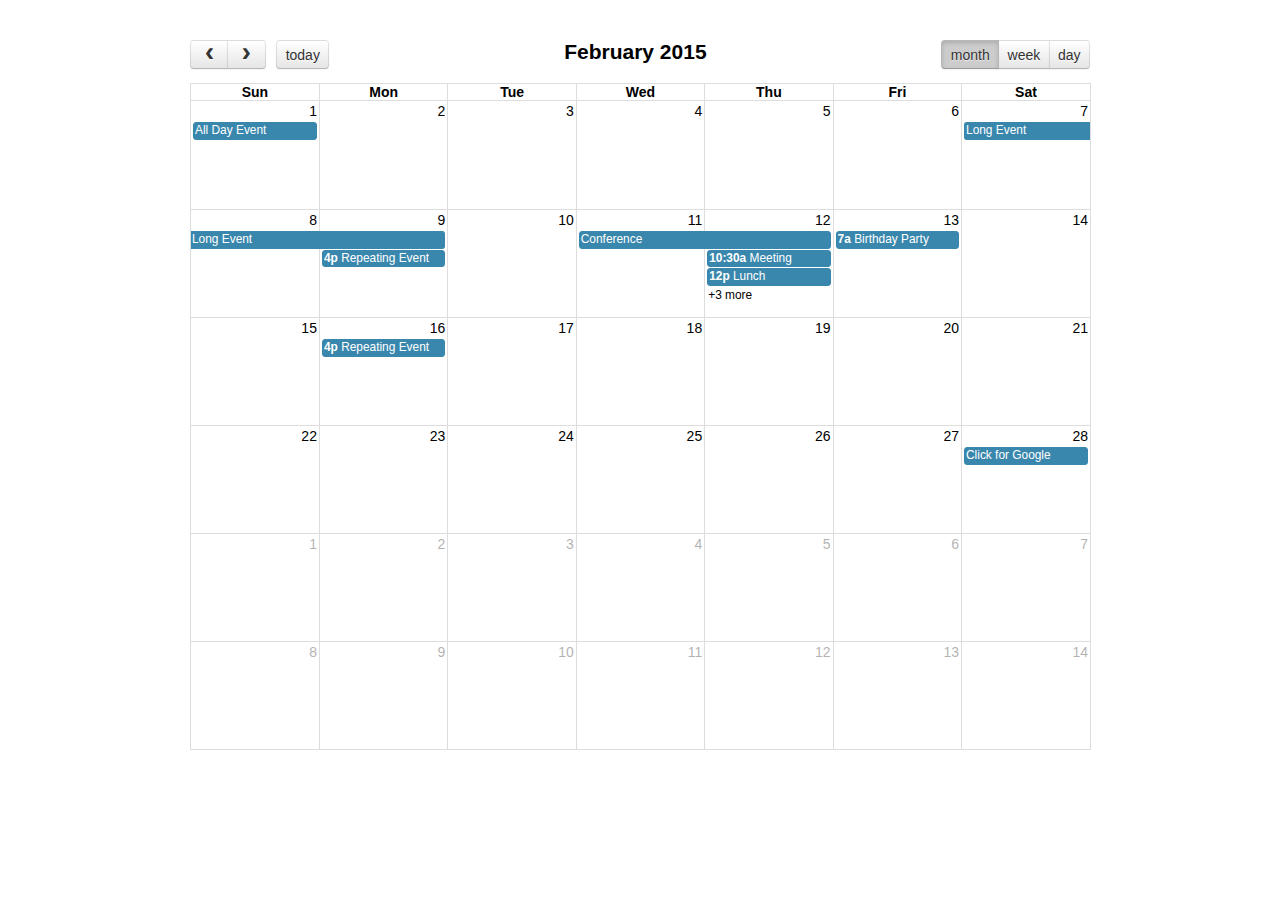
<file: js/fullcalendar24/demos/basic-views.html>
<!DOCTYPE html>
<html>
<head>
<meta charset='utf-8' />
<link href='../fullcalendar.css' rel='stylesheet' />
<link href='../fullcalendar.print.css' rel='stylesheet' media='print' />
<script src='../lib/moment.min.js'></script>
<script src='../lib/jquery.min.js'></script>
<script src='../fullcalendar.min.js'></script>
<script>

	$(document).ready(function() {
		
		$('#calendar').fullCalendar({
			header: {
				left: 'prev,next today',
				center: 'title',
				right: 'month,basicWeek,basicDay'
			},
			defaultDate: '2015-02-12',
			editable: true,
			eventLimit: true, // allow "more" link when too many events
			events: [
				{
					title: 'All Day Event',
					start: '2015-02-01'
				},
				{
					title: 'Long Event',
					start: '2015-02-07',
					end: '2015-02-10'
				},
				{
					id: 999,
					title: 'Repeating Event',
					start: '2015-02-09T16:00:00'
				},
				{
					id: 999,
					title: 'Repeating Event',
					start: '2015-02-16T16:00:00'
				},
				{
					title: 'Conference',
					start: '2015-02-11',
					end: '2015-02-13'
				},
				{
					title: 'Meeting',
					start: '2015-02-12T10:30:00',
					end: '2015-02-12T12:30:00'
				},
				{
					title: 'Lunch',
					start: '2015-02-12T12:00:00'
				},
				{
					title: 'Meeting',
					start: '2015-02-12T14:30:00'
				},
				{
					title: 'Happy Hour',
					start: '2015-02-12T17:30:00'
				},
				{
					title: 'Dinner',
					start: '2015-02-12T20:00:00'
				},
				{
					title: 'Birthday Party',
					start: '2015-02-13T07:00:00'
				},
				{
					title: 'Click for Google',
					url: 'http://google.com/',
					start: '2015-02-28'
				}
			]
		});
		
	});

</script>
<style>

	body {
		margin: 40px 10px;
		padding: 0;
		font-family: "Lucida Grande",Helvetica,Arial,Verdana,sans-serif;
		font-size: 14px;
	}

	#calendar {
		max-width: 900px;
		margin: 0 auto;
	}

</style>
</head>
<body>

	<div id='calendar'></div>

</body>
</html>
</file>
<file: clock/css/default.css>
@import url(http://fonts.useso.com/css?family=Raleway:200,500,700,800);
@font-face {
	font-family: 'icomoon';
	src:url('../fonts/icomoon.eot?rretjt');
	src:url('../fonts/icomoon.eot?#iefixrretjt') format('embedded-opentype'),
		url('../fonts/icomoon.woff?rretjt') format('woff'),
		url('../fonts/icomoon.ttf?rretjt') format('truetype'),
		url('../fonts/icomoon.svg?rretjt#icomoon') format('svg');
	font-weight: normal;
	font-style: normal;
}

[class^="icon-"], [class*=" icon-"] {
	font-family: 'icomoon';
	speak: none;
	font-style: normal;
	font-weight: normal;
	font-variant: normal;
	text-transform: none;
	line-height: 1;

	/* Better Font Rendering =========== */
	-webkit-font-smoothing: antialiased;
	-moz-osx-font-smoothing: grayscale;
}

body, html { font-size: 100%; 	padding: 0; margin: 0;}

/* Reset */
*,
*:after,
*:before {
	-webkit-box-sizing: border-box;
	-moz-box-sizing: border-box;
	box-sizing: border-box;
}

/* Clearfix hack by Nicolas Gallagher: http://nicolasgallagher.com/micro-clearfix-hack/ */
.clearfix:before,
.clearfix:after {
	content: " ";
	display: table;
}

.clearfix:after {
	clear: both;
}

body{
	background: #f9f7f6;
	color: #404d5b;
	font-weight: 500;
	font-size: 1.05em;
	font-family: "Segoe UI", "Lucida Grande", Helvetica, Arial, "Microsoft YaHei", FreeSans, Arimo, "Droid Sans", "wenquanyi micro hei", "Hiragino Sans GB", "Hiragino Sans GB W3", "FontAwesome", sans-serif;
}
a{color: #2fa0ec;text-decoration: none;outline: none;}
a:hover,a:focus{color:#74777b;}

.htmleaf-container{
	margin: 0 auto;
}
.bgcolor-1 { background: #f0efee; }
.bgcolor-2 { background: #f9f9f9; }
.bgcolor-3 { background: #e8e8e8; }/*light grey*/
.bgcolor-4 { background: #2f3238; color: #fff; }/*Dark grey*/
.bgcolor-5 { background: #df6659; color: #521e18; }/*pink1*/
.bgcolor-6 { background: #2fa8ec; }/*sky blue*/
.bgcolor-7 { background: #d0d6d6; }/*White tea*/
.bgcolor-8 { background: #3d4444; color: #fff; }/*Dark grey2*/
.bgcolor-9 { background: #ef3f52; color: #fff;}/*pink2*/
.bgcolor-10{ background: #64448f; color: #fff;}/*Violet*/
.bgcolor-11{ background: #3755ad; color: #fff;}/*dark blue*/
.bgcolor-12{ background: #3498DB; color: #fff;}/*light blue*/
/* Header */
.htmleaf-header{
	padding: 1em 190px 1em;
	letter-spacing: -1px;
	text-align: center;
}
.htmleaf-header h1 {
	font-weight: 600;
	font-size: 2em;
	line-height: 1;
	margin-bottom: 0;
	font-family: "Segoe UI", "Lucida Grande", Helvetica, Arial, "Microsoft YaHei", FreeSans, Arimo, "Droid Sans", "wenquanyi micro hei", "Hiragino Sans GB", "Hiragino Sans GB W3", "FontAwesome", sans-serif;
}
.htmleaf-header h1 span {
	font-family: "Segoe UI", "Lucida Grande", Helvetica, Arial, "Microsoft YaHei", FreeSans, Arimo, "Droid Sans", "wenquanyi micro hei", "Hiragino Sans GB", "Hiragino Sans GB W3", "FontAwesome", sans-serif;
	display: block;
	font-size: 60%;
	font-weight: 400;
	padding: 0.8em 0 0.5em 0;
	color: #c3c8cd;
}
/*nav*/
.htmleaf-demo a{color: #1d7db1;text-decoration: none;}
.htmleaf-demo{width: 100%;padding-bottom: 1.2em;}
.htmleaf-demo a{display: inline-block;margin: 0.5em;padding: 0.6em 1em;border: 3px solid #1d7db1;font-weight: 700;}
.htmleaf-demo a:hover{opacity: 0.6;}
.htmleaf-demo a.current{background:#1d7db1;color: #fff; }
/* Top Navigation Style */
.htmleaf-links {
	position: relative;
	display: inline-block;
	white-space: nowrap;
	font-size: 1.5em;
	text-align: center;
}

.htmleaf-links::after {
	position: absolute;
	top: 0;
	left: 50%;
	margin-left: -1px;
	width: 2px;
	height: 100%;
	background: #dbdbdb;
	content: '';
	-webkit-transform: rotate3d(0,0,1,22.5deg);
	transform: rotate3d(0,0,1,22.5deg);
}

.htmleaf-icon {
	display: inline-block;
	margin: 0.5em;
	padding: 0em 0;
	width: 1.5em;
	text-decoration: none;
}

.htmleaf-icon span {
	display: none;
}

.htmleaf-icon:before {
	margin: 0 5px;
	text-transform: none;
	font-weight: normal;
	font-style: normal;
	font-variant: normal;
	font-family: 'icomoon';
	line-height: 1;
	speak: none;
	-webkit-font-smoothing: antialiased;
}
/* footer */
.htmleaf-footer{width: 100%;padding-top: 10px;}
.htmleaf-small{font-size: 0.8em;}
.center{text-align: center;}
/****/
.related {
	margin-top: 20px;
	color: #fff;
	background: #333;
	text-align: center;
	font-size: 1.25em;
	padding: 0.5em 0;
	overflow: hidden;
}

.related > a {
	vertical-align: top;
	width: calc(100% - 20px);
	max-width: 340px;
	display: inline-block;
	text-align: center;
	margin: 20px 10px;
	padding: 25px;
	font-family: "Segoe UI", "Lucida Grande", Helvetica, Arial, "Microsoft YaHei", FreeSans, Arimo, "Droid Sans", "wenquanyi micro hei", "Hiragino Sans GB", "Hiragino Sans GB W3", "FontAwesome", sans-serif;
}
.related a {
	display: inline-block;
	text-align: left;
	margin: 20px auto;
	padding: 10px 20px;
	opacity: 0.8;
	-webkit-transition: opacity 0.3s;
	transition: opacity 0.3s;
	-webkit-backface-visibility: hidden;
}

.related a:hover,
.related a:active {
	opacity: 1;
}

.related a img {
	max-width: 100%;
	opacity: 0.8;
	border-radius: 4px;
}
.related a:hover img,
.related a:active img {
	opacity: 1;
}
.related h3{font-family: "Microsoft YaHei", sans-serif;}
.related a h3 {
	font-weight: 300;
	margin-top: 0.15em;
	color: #fff;
}
/* icomoon */
.icon-htmleaf-home-outline:before {
	content: "\e5000";
}

.icon-htmleaf-arrow-forward-outline:before {
	content: "\e5001";
}

@media screen and (max-width: 50em) {
	.htmleaf-header {
		padding: 3em 10% 4em;
	}
	.htmleaf-header h1 {
        font-size:2em;
    }
}


@media screen and (max-width: 40em) {
	.htmleaf-header h1 {
		font-size: 1.5em;
	}
}

@media screen and (max-width: 30em) {
    .htmleaf-header h1 {
        font-size:1.2em;
    }
}
</file>
<file: clock/css/main.css>
body{
	/*padding:50px 0px 0px 0px;*/
	margin:0;
	font-family:'PT sans';
	color#222;
	text-align:center;
	-webkit-transition-duration: .1s; 
	-moz-transition-duration: .1s; 
	-o-transition-duration: .1s; 
	-transition-duration: .1s;      
	animation-timing-function: ease-in-out; 
    -webkit-animation-timing-function: ease-in-out;	

    background-image:url(../img/vignette.png);
	text-rendering: optimizeLegibility;
	-webkit-text-rendering: optimizeLegibility;
	-moz-text-rendering: optimizeLegibility;
	
	background-repeat:no-repeat;
	background-position:center center;
	background-attachment:fixed; 
	-webkit-background-size: cover;
	-moz-background-size: cover;
	-o-background-size: cover;
	background-size: cover; 
}

h2{
	font-size:30px;
	color:#000;
	text-shadow:1px 1px 1px #fff;
}


h3{
	font-size:20px;
	color:#000;
	text-shadow:1px 1px 1px #fff;
	margin:50px 0px 10px 0px;
}

canvas{
	
}

.container{
	width:100%;
	display:inline-block;
	vertical-align:middle;
	text-align:center;
}

.clock{
	display:inline;
}

.alarm{
	display:none;
	margin:10px 0px 0px 0px;
}

.alarm a{
	text-decoration:none;
	padding:5px 10px 5px 10px;
	color:#FFF;
	background-color:#026729;
	border-radius:5px;
}

.alarm a:hover{
	text-decoration:none;
	padding:4px 9px 4px 9px;
	color:#fefefe;
	background-color:#026729;
	border-radius:5px;
}

#set{
	text-decoration:none;
	padding:5px 10px 5px 10px;
	color:#FFF;
	background-color:#F3A829;
	border-radius:5px;
}

#set:hover{
	text-decoration:none;
	padding:4px 9px 4px 9px;
	color:#fefefe;
	background-color:#F3A829;
	border-radius:5px;
}
</file>
<file: js/jPlayer/jplayer.flat.css>
/*controls*/
.jp-controls {
	display: table;
	table-layout: fixed;
	border-spacing: 0;
	width: 100%;
}
.jp-controls a{
	cursor: pointer;
	display: inline-block;
	padding: 10px 5px;
}

.jp-controls a i{
	line-height: inherit;
}
.jp-controls > div{
	display: table-cell;
	vertical-align: middle;
	text-align: center;
	width: 40px;
	height: 60px;
}
div.jp-progress{
	width: auto;
	padding: 0 15px;
	vertical-align: top;
	position: relative;
}
.jp-seek-bar{
	position: relative;
}
.jp-title{
	position: absolute;
	left: 25px;
	top: 0;
	right: 25px;
	display: block !important;
	line-height: 60px;
}
.jp-title ul{
	list-style: none;
	margin: 0;
	padding: 0;	
}

.jp-title li{
	overflow: hidden;
	text-overflow: ellipsis;
	white-space: nowrap;
}
.jp-artist{
	opacity: 0.6;
}

.jp-play-bar{
	height: 60px;
}
.jp-volume{
	width: 60px !important;
	padding-right:10px !important;
}
.jp-volume-bar-value{
  height: 6px;
}
a.hid{
	display: none;
}

/*video*/
.jp-video{
	font-size: 0;
	line-height: 0;
	min-height: 160px;
}
.jp-video-play{
	display: inline-block;
	position: absolute;
	left: 50%;
	top: 50%;
	cursor: pointer;
	margin-left: -30px;
	margin-top: -65px;
}
.jp-video-full {
	/* Rules for IE6 (full-screen) */
	width:480px;
	height:270px;
	/* Rules for IE7 (full-screen) - Otherwise the relative container causes other page items that are not position:static (default) to appear over the video/gui. */
	position:static !important; position:relative;
}

/* The z-index rule is defined in this manner to enable Popcorn plugins that add overlays to video area. EG. Subtitles. */
.jp-video-full div div {
	z-index:1000;
}

.jp-video-full .jp-jplayer {
	top: 0;
	left: 0;
	position: fixed !important; position: relative; /* Rules for IE6 (full-screen) */
	overflow: hidden;
}

.jp-video-full .jp-gui {
	position: fixed !important; position: static; /* Rules for IE6 (full-screen) */
	top: 0;
	left: 0;
	width:100%;
	height:100%;
	z-index:1001; /* 1 layer above the others. */
}

.jp-video-full .jp-interface {
	position: absolute !important; position: relative; /* Rules for IE6 (full-screen) */
	bottom: 0;
	left: 0;
}


/*playlist*/

.jp-playlist ul{
	max-height: 320px;
	overflow-x: hidden;
	overflow-y: auto; 
	padding: 0;
	display: none !important;
}

.jp-playlist.open ul{
	display: block !important;
	bottom: 60px;
	left: 180px;
}

.jp-playlist li{
	list-style: none;
	position: relative;
}

.jp-playlist-item{	
	display: block;
	overflow: hidden;
	text-overflow: ellipsis;
	white-space: nowrap;
	border-top: 1px solid rgba(255, 255, 255, .1);
	padding: 12px 40px 12px 8px;
}
.jp-playlist-item:focus{
	outline: 0;
}

.jp-playlist-item:before{
	display: inline-block;
	text-align: center;
	width: 30px;
	font-family: FontAwesome;
	content:"\f0da";
	opacity: 0.6;
}

a.jp-playlist-current:before{
	content:"\f144";
	opacity: 1;
}

.jp-playlist li:first-child .jp-playlist-item{
	border-width: 0;
}

.jp-playlist-item-remove{
	font-size: 15px;
	display: block;
	position: absolute;
	right: 0;
	top: 0;
	padding: 11px 18px;
	opacity: 0.6;
}


@media (max-width: 767px) {
	.footer .jp-gui{
		margin: 0 -10px;
	}
	div.jp-progress{
		padding: 0 10px;
	}
	.jp-playlist.open ul{
		display: block !important;
		bottom: 60px;
		left: 0px;
		right: 0px;
	}
}
</file>
<file: css/simple-line-icons.css>
@font-face {
	font-family: 'Simple-Line-Icons';
	src:url('../fonts/Simple-Line-Icons.eot');
	src:url('../fonts/Simple-Line-Icons.eot?#iefix') format('embedded-opentype'),
		url('../fonts/Simple-Line-Icons.woff') format('woff'),
		url('../fonts/Simple-Line-Icons.ttf') format('truetype'),
		url('../fonts/Simple-Line-Icons.svg#Simple-Line-Icons') format('svg');
	font-weight: normal;
	font-style: normal;
}

/* Use the following CSS code if you want to use data attributes for inserting your icons */
[data-icon]:before {
	font-family: 'Simple-Line-Icons';
	content: attr(data-icon);
	speak: none;
	font-weight: normal;
	font-variant: normal;
	text-transform: none;
	line-height: 1;
	-webkit-font-smoothing: antialiased;
	-moz-osx-font-smoothing: grayscale;
}

/* Use the following CSS code if you want to have a class per icon */
/*
Instead of a list of all class selectors,
you can use the generic selector below, but it's slower:
[class*="icon-"] {
*/
.icon-user-female, .icon-user-follow, .icon-user-following, .icon-user-unfollow, .icon-trophy, .icon-screen-smartphone, .icon-screen-desktop, .icon-plane, .icon-notebook, .icon-moustache, .icon-mouse, .icon-magnet, .icon-energy, .icon-emoticon-smile, .icon-disc, .icon-cursor-move, .icon-crop, .icon-credit-card, .icon-chemistry, .icon-user, .icon-speedometer, .icon-social-youtube, .icon-social-twitter, .icon-social-tumblr, .icon-social-facebook, .icon-social-dropbox, .icon-social-dribbble, .icon-shield, .icon-screen-tablet, .icon-magic-wand, .icon-hourglass, .icon-graduation, .icon-ghost, .icon-game-controller, .icon-fire, .icon-eyeglasses, .icon-envelope-open, .icon-envelope-letter, .icon-bell, .icon-badge, .icon-anchor, .icon-wallet, .icon-vector, .icon-speech, .icon-puzzle, .icon-printer, .icon-present, .icon-playlist, .icon-pin, .icon-picture, .icon-map, .icon-layers, .icon-handbag, .icon-globe-alt, .icon-globe, .icon-frame, .icon-folder-alt, .icon-film, .icon-feed, .icon-earphones-alt, .icon-earphones, .icon-drop, .icon-drawer, .icon-docs, .icon-directions, .icon-direction, .icon-diamond, .icon-cup, .icon-compass, .icon-call-out, .icon-call-in, .icon-call-end, .icon-calculator, .icon-bubbles, .icon-briefcase, .icon-book-open, .icon-basket-loaded, .icon-basket, .icon-bag, .icon-action-undo, .icon-action-redo, .icon-wrench, .icon-umbrella, .icon-trash, .icon-tag, .icon-support, .icon-size-fullscreen, .icon-size-actual, .icon-shuffle, .icon-share-alt, .icon-share, .icon-rocket, .icon-question, .icon-pie-chart, .icon-pencil, .icon-note, .icon-music-tone-alt, .icon-music-tone, .icon-microphone, .icon-loop, .icon-logout, .icon-login, .icon-list, .icon-like, .icon-home, .icon-grid, .icon-graph, .icon-equalizer, .icon-dislike, .icon-cursor, .icon-control-start, .icon-control-rewind, .icon-control-play, .icon-control-pause, .icon-control-forward, .icon-control-end, .icon-calendar, .icon-bulb, .icon-bar-chart, .icon-arrow-up, .icon-arrow-right, .icon-arrow-left, .icon-arrow-down, .icon-ban, .icon-bubble, .icon-camcorder, .icon-camera, .icon-check, .icon-clock, .icon-close, .icon-cloud-download, .icon-cloud-upload, .icon-doc, .icon-envelope, .icon-eye, .icon-flag, .icon-folder, .icon-heart, .icon-info, .icon-key, .icon-link, .icon-lock, .icon-lock-open, .icon-magnifier, .icon-magnifier-add, .icon-magnifier-remove, .icon-paper-clip, .icon-paper-plane, .icon-plus, .icon-pointer, .icon-power, .icon-refresh, .icon-reload, .icon-settings, .icon-star, .icon-symbol-female, .icon-symbol-male, .icon-target, .icon-volume-1, .icon-volume-2, .icon-volume-off, .icon-users {
	font-family: 'Simple-Line-Icons';
	speak: none;
	font-style: normal;
	font-weight: normal;
	font-variant: normal;
	text-transform: none;
	line-height: 1;
	-webkit-font-smoothing: antialiased;
}
.icon-user-female:before {
	content: "\e000";
}
.icon-user-follow:before {
	content: "\e002";
}
.icon-user-following:before {
	content: "\e003";
}
.icon-user-unfollow:before {
	content: "\e004";
}
.icon-trophy:before {
	content: "\e006";
}
.icon-screen-smartphone:before {
	content: "\e010";
}
.icon-screen-desktop:before {
	content: "\e011";
}
.icon-plane:before {
	content: "\e012";
}
.icon-notebook:before {
	content: "\e013";
}
.icon-moustache:before {
	content: "\e014";
}
.icon-mouse:before {
	content: "\e015";
}
.icon-magnet:before {
	content: "\e016";
}
.icon-energy:before {
	content: "\e020";
}
.icon-emoticon-smile:before {
	content: "\e021";
}
.icon-disc:before {
	content: "\e022";
}
.icon-cursor-move:before {
	content: "\e023";
}
.icon-crop:before {
	content: "\e024";
}
.icon-credit-card:before {
	content: "\e025";
}
.icon-chemistry:before {
	content: "\e026";
}
.icon-user:before {
	content: "\e005";
}
.icon-speedometer:before {
	content: "\e007";
}
.icon-social-youtube:before {
	content: "\e008";
}
.icon-social-twitter:before {
	content: "\e009";
}
.icon-social-tumblr:before {
	content: "\e00a";
}
.icon-social-facebook:before {
	content: "\e00b";
}
.icon-social-dropbox:before {
	content: "\e00c";
}
.icon-social-dribbble:before {
	content: "\e00d";
}
.icon-shield:before {
	content: "\e00e";
}
.icon-screen-tablet:before {
	content: "\e00f";
}
.icon-magic-wand:before {
	content: "\e017";
}
.icon-hourglass:before {
	content: "\e018";
}
.icon-graduation:before {
	content: "\e019";
}
.icon-ghost:before {
	content: "\e01a";
}
.icon-game-controller:before {
	content: "\e01b";
}
.icon-fire:before {
	content: "\e01c";
}
.icon-eyeglasses:before {
	content: "\e01d";
}
.icon-envelope-open:before {
	content: "\e01e";
}
.icon-envelope-letter:before {
	content: "\e01f";
}
.icon-bell:before {
	content: "\e027";
}
.icon-badge:before {
	content: "\e028";
}
.icon-anchor:before {
	content: "\e029";
}
.icon-wallet:before {
	content: "\e02a";
}
.icon-vector:before {
	content: "\e02b";
}
.icon-speech:before {
	content: "\e02c";
}
.icon-puzzle:before {
	content: "\e02d";
}
.icon-printer:before {
	content: "\e02e";
}
.icon-present:before {
	content: "\e02f";
}
.icon-playlist:before {
	content: "\e030";
}
.icon-pin:before {
	content: "\e031";
}
.icon-picture:before {
	content: "\e032";
}
.icon-map:before {
	content: "\e033";
}
.icon-layers:before {
	content: "\e034";
}
.icon-handbag:before {
	content: "\e035";
}
.icon-globe-alt:before {
	content: "\e036";
}
.icon-globe:before {
	content: "\e037";
}
.icon-frame:before {
	content: "\e038";
}
.icon-folder-alt:before {
	content: "\e039";
}
.icon-film:before {
	content: "\e03a";
}
.icon-feed:before {
	content: "\e03b";
}
.icon-earphones-alt:before {
	content: "\e03c";
}
.icon-earphones:before {
	content: "\e03d";
}
.icon-drop:before {
	content: "\e03e";
}
.icon-drawer:before {
	content: "\e03f";
}
.icon-docs:before {
	content: "\e040";
}
.icon-directions:before {
	content: "\e041";
}
.icon-direction:before {
	content: "\e042";
}
.icon-diamond:before {
	content: "\e043";
}
.icon-cup:before {
	content: "\e044";
}
.icon-compass:before {
	content: "\e045";
}
.icon-call-out:before {
	content: "\e046";
}
.icon-call-in:before {
	content: "\e047";
}
.icon-call-end:before {
	content: "\e048";
}
.icon-calculator:before {
	content: "\e049";
}
.icon-bubbles:before {
	content: "\e04a";
}
.icon-briefcase:before {
	content: "\e04b";
}
.icon-book-open:before {
	content: "\e04c";
}
.icon-basket-loaded:before {
	content: "\e04d";
}
.icon-basket:before {
	content: "\e04e";
}
.icon-bag:before {
	content: "\e04f";
}
.icon-action-undo:before {
	content: "\e050";
}
.icon-action-redo:before {
	content: "\e051";
}
.icon-wrench:before {
	content: "\e052";
}
.icon-umbrella:before {
	content: "\e053";
}
.icon-trash:before {
	content: "\e054";
}
.icon-tag:before {
	content: "\e055";
}
.icon-support:before {
	content: "\e056";
}
.icon-size-fullscreen:before {
	content: "\e057";
}
.icon-size-actual:before {
	content: "\e058";
}
.icon-shuffle:before {
	content: "\e059";
}
.icon-share-alt:before {
	content: "\e05a";
}
.icon-share:before {
	content: "\e05b";
}
.icon-rocket:before {
	content: "\e05c";
}
.icon-question:before {
	content: "\e05d";
}
.icon-pie-chart:before {
	content: "\e05e";
}
.icon-pencil:before {
	content: "\e05f";
}
.icon-note:before {
	content: "\e060";
}
.icon-music-tone-alt:before {
	content: "\e061";
}
.icon-music-tone:before {
	content: "\e062";
}
.icon-microphone:before {
	content: "\e063";
}
.icon-loop:before {
	content: "\e064";
}
.icon-logout:before {
	content: "\e065";
}
.icon-login:before {
	content: "\e066";
}
.icon-list:before {
	content: "\e067";
}
.icon-like:before {
	content: "\e068";
}
.icon-home:before {
	content: "\e069";
}
.icon-grid:before {
	content: "\e06a";
}
.icon-graph:before {
	content: "\e06b";
}
.icon-equalizer:before {
	content: "\e06c";
}
.icon-dislike:before {
	content: "\e06d";
}
.icon-cursor:before {
	content: "\e06e";
}
.icon-control-start:before {
	content: "\e06f";
}
.icon-control-rewind:before {
	content: "\e070";
}
.icon-control-play:before {
	content: "\e071";
}
.icon-control-pause:before {
	content: "\e072";
}
.icon-control-forward:before {
	content: "\e073";
}
.icon-control-end:before {
	content: "\e074";
}
.icon-calendar:before {
	content: "\e075";
}
.icon-bulb:before {
	content: "\e076";
}
.icon-bar-chart:before {
	content: "\e077";
}
.icon-arrow-up:before {
	content: "\e078";
}
.icon-arrow-right:before {
	content: "\e079";
}
.icon-arrow-left:before {
	content: "\e07a";
}
.icon-arrow-down:before {
	content: "\e07b";
}
.icon-ban:before {
	content: "\e07c";
}
.icon-bubble:before {
	content: "\e07d";
}
.icon-camcorder:before {
	content: "\e07e";
}
.icon-camera:before {
	content: "\e07f";
}
.icon-check:before {
	content: "\e080";
}
.icon-clock:before {
	content: "\e081";
}
.icon-close:before {
	content: "\e082";
}
.icon-cloud-download:before {
	content: "\e083";
}
.icon-cloud-upload:before {
	content: "\e084";
}
.icon-doc:before {
	content: "\e085";
}
.icon-envelope:before {
	content: "\e086";
}
.icon-eye:before {
	content: "\e087";
}
.icon-flag:before {
	content: "\e088";
}
.icon-folder:before {
	content: "\e089";
}
.icon-heart:before {
	content: "\e08a";
}
.icon-info:before {
	content: "\e08b";
}
.icon-key:before {
	content: "\e08c";
}
.icon-link:before {
	content: "\e08d";
}
.icon-lock:before {
	content: "\e08e";
}
.icon-lock-open:before {
	content: "\e08f";
}
.icon-magnifier:before {
	content: "\e090";
}
.icon-magnifier-add:before {
	content: "\e091";
}
.icon-magnifier-remove:before {
	content: "\e092";
}
.icon-paper-clip:before {
	content: "\e093";
}
.icon-paper-plane:before {
	content: "\e094";
}
.icon-plus:before {
	content: "\e095";
}
.icon-pointer:before {
	content: "\e096";
}
.icon-power:before {
	content: "\e097";
}
.icon-refresh:before {
	content: "\e098";
}
.icon-reload:before {
	content: "\e099";
}
.icon-settings:before {
	content: "\e09a";
}
.icon-star:before {
	content: "\e09b";
}
.icon-symbol-female:before {
	content: "\e09c";
}
.icon-symbol-male:before {
	content: "\e09d";
}
.icon-target:before {
	content: "\e09e";
}
.icon-volume-1:before {
	content: "\e09f";
}
.icon-volume-2:before {
	content: "\e0a0";
}
.icon-volume-off:before {
	content: "\e0a1";
}
.icon-users:before {
	content: "\e001";
}
</file>
<file: css/font.css>
@font-face {
  font-family: 'Source Sans Pro';
  font-style: normal;
  font-weight: 300;
  src: local('Source Sans Pro Light'), local('SourceSansPro-Light'), url('../fonts/sourcesanspro/sourcesanspro-light.woff') format('woff');
}
@font-face {
  font-family: 'Source Sans Pro';
  font-style: normal;
  font-weight: 400;
  src: local('Source Sans Pro'), local('SourceSansPro-Regular'), url('../fonts/sourcesanspro/sourcesanspro.woff') format('woff');
}
@font-face {
  font-family: 'Source Sans Pro';
  font-style: normal;
  font-weight: 700;
  src: local('Source Sans Pro Bold'), local('SourceSansPro-Bold'), url('../fonts/sourcesanspro/sourcesanspro-bold.woff') format('woff');
}
</file>
<file: css/app.css>
html {
  background-color: #f2f4f8;
  overflow-x: hidden;
}
body {
  font-family: "Source Sans Pro", "Helvetica Neue", Helvetica, Arial, sans-serif;
  font-size: 14px;
  color: #788188;
  background-color: transparent;
  -webkit-font-smoothing: antialiased;
  line-height: 1.40;
}
.h1,
.h2,
.h3,
.h4,
.h5,
.h6 {
  margin: 0;
}
a {
  color: #545a5f;
  text-decoration: none;
}
a:hover,
a:focus {
  color: #303437;
  text-decoration: none;
}
label {
  font-weight: normal;
}
small,
.small {
  font-size: 13px;
}
.badge,
.label {
  font-weight: bold;
}
.badge {
  background-color: #aac4c8;
}
.badge.up {
  position: relative;
  top: -10px;
  padding: 3px 6px;
  margin-left: -10px;
}
.badge-sm {
  font-size: 85%;
  padding: 2px 5px !important;
}
.label-sm {
  padding-top: 0;
  padding-bottom: 0;
}
.badge-white {
  background-color: transparent;
  border: 1px solid rgba(255,255,255,0.35);
  padding: 2px 6px;
}
.badge-empty {
  background-color: transparent;
  border: 1px solid rgba(0,0,0,0.15);
  color: inherit;
}
.caret-white {
  border-top-color: #fff;
  border-top-color: rgba(255,255,255,0.65);
}
a:hover .caret-white {
  border-top-color: #fff;
}
.tooltip-inner {
  background-color: rgba(0,0,0,0.9);
  background-color: #5a6a7a;
}
.tooltip.top .tooltip-arrow {
  border-top-color: rgba(0,0,0,0.9);
  border-top-color: #5a6a7a;
}
.tooltip.right .tooltip-arrow {
  border-right-color: rgba(0,0,0,0.9);
  border-right-color: #5a6a7a;
}
.tooltip.bottom .tooltip-arrow {
  border-bottom-color: rgba(0,0,0,0.9);
  border-bottom-color: #5a6a7a;
}
.tooltip.left .tooltip-arrow {
  border-left-color: rgba(0,0,0,0.9);
  border-left-color: #5a6a7a;
}
.thumbnail {
  border-color: #eaeef1;
}
.popover-content {
  font-size: 12px;
  line-height: 1.5;
}
.progress-xs {
  height: 6px;
}
.progress-sm {
  height: 10px;
}
.progress-sm .progress-bar {
  font-size: 10px;
  line-height: 1em;
}
.progress,
.progress-bar {
  -webkit-box-shadow: none;
  box-shadow: none;
}
.breadcrumb {
  background-color: #fff;
  border: 1px solid #eaeef1;
  padding-left: 10px;
  margin-bottom: 10px;
}
.breadcrumb > li + li:before,
.breadcrumb > .active {
  color: inherit;
}
.accordion-group,
.accordion-inner {
  border-color: #eaeef1;
  border-radius: 2px;
}
.alert {
  font-size: 13px;
  box-shadow: inset 0 1px 0 rgba(255,255,255,0.2);
}
.alert .close i {
  font-size: 12px;
  font-weight: normal;
  display: block;
}
.form-control {
  border-color: #cbd5dd;
  border-radius: 2px;
}
.form-control,
.form-control:focus {
  -webkit-box-shadow: none;
  box-shadow: none;
}
.form-control:focus {
  border-color: #545ca6;
}
.input-s-sm {
  width: 120px;
}
.input-s {
  width: 200px;
}
.input-s-lg {
  width: 250px;
}
.input-lg {
  height: 45px;
}
.input-group-addon {
  border-color: #cbd5dd;
  background-color: #f1f5f6;
}
.list-group {
  border-radius: 2px;
}
.list-group.no-radius .list-group-item {
  border-radius: 0 !important;
}
.list-group.no-borders .list-group-item {
  border: none;
}
.list-group.no-border .list-group-item {
  border-width:1px 1px 0 0;
  padding-left: 20px
}
#task{border-bottom:1px solid #eaeef1}
.list-group.no-bg .list-group-item {
  background-color: transparent;
}
.list-group-item {
  border-color: #eaeef1;
  padding-right: 15px;
}
a.list-group-item:hover,
a.list-group-item:focus {
  background-color: #eef3f4;
}
.list-group-item.media {
  margin-top: 0;
}
.list-group-item.done,.done .list-group-item {
/*  color: #545a5f;
  border-color: #1ab667 !important;*/
	background-color: #eef3f4 !important;
	 text-decoration: line-through;
}
.list-group-item.active .text-muted {
/*  color: #c3e6ed;*/
}

.list-group-item.active .text-active,.list-group-item.active .text {
    background-color: #1ab667;
    color: #a9f3ce;
}
.list-group-alt .list-group-item:nth-child(2n+2) {
  background-color: rgba(0,0,0,0.02) !important;
}
.list-group-lg .list-group-item {
/*  padding-top: 15px;
  padding-bottom: 15px;*/
  line-height: 50px
}
.list-group-sp .list-group-item {
  margin-bottom: 5px;
  border-radius: 3px;
}
.list-group-item > .badge {
  margin-right: 0;
}
.list-group-item > .fa-chevron-right {
  float: right;
  margin-top: 4px;
  margin-right: -5px;
}
.list-group-item > .fa-chevron-right + .badge {
  margin-right: 5px;
}
.nav-pills.no-radius > li > a {
  border-radius: 0;
}
.nav-pills > li.active > a {
  color: #fff !important;
  background-color: #4cb6cb;
}
.nav > li > a:hover,
.nav > li > a:focus {
  background-color: #edf2f3;
}
.nav.nav-sm > li > a {
  padding: 6px 8px;
}
.nav .open > a,
.nav .open > a:hover,
.nav .open > a:focus {
  background-color: #edf2f3;
}
.nav-tabs {
  border-color: #eaeef1;
}
.nav-tabs > li > a {
  border-radius: 2px 2px 0 0;
  border-bottom-color: #eaeef1 !important;
}
.nav-tabs > li.active > a {
  border-color: #eaeef1 !important;
  border-bottom-color: #fff !important;
}
.pagination > li > a {
  border-color: #eaeef1;
}
.pagination > li > a:hover,
.pagination > li > a:focus {
  border-color: #eaeef1;
  background-color: #e8eff0;
}
.panel {
  border-radius: 2px;
}
.panel.panel-default {
  border-color: #eaeef1;
}
.panel.panel-default > .panel-heading,
.panel.panel-default > .panel-footer {
  border-color: #eaeef1;
}
.panel .list-group-item {
  border-color: #f3f5f7;
}
.panel.no-borders {
  border-width: 0;
}
.panel.no-borders .panel-heading,
.panel.no-borders .panel-footer {
  border-width: 0;
}
.panel .table td,
.panel .table th {
  padding: 8px 15px;
  border-top: 1px solid #eaeef1;
}
.panel .table thead > tr > th {
  border-bottom: 1px solid #eaeef1;
}
.panel .table-striped > tbody > tr:nth-child(odd) > td,
.panel .table-striped > tbody > tr:nth-child(odd) > th {
  background-color: #f7fafa;
}
.panel .table-striped > thead th {
  background-color: #f7fafa;
  border-right: 1px solid #eaeef1;
}
.panel .table-striped > thead th:last-child {
  border-right: none;
}
.panel-heading {
  border-radius: 2px 2px 0 0;
}
.panel-default .panel-heading {
  background-color: #f7fafa;
}
.panel-heading.no-border {
  margin: -1px -1px 0 -1px;
  border: none;
}
.panel-heading .nav {
  margin: -10px -15px;
}
.panel-heading .nav-tabs {
  margin: -11px -16px;
}
.panel-heading .nav-tabs.nav-justified {
  width: auto;
}
.panel-heading .nav-tabs > li > a {
  margin: 0;
  padding-top: 9px;
}
.panel-heading .list-group {
  background: transparent;
}
.panel-footer {
  border-color: #eaeef1;
  border-radius: 0 0 2px 2px;
  background-color: #f7fafa;
}
.panel-group .panel-heading + .panel-collapse .panel-body {
  border-top: 1px solid #eaedef;
}
.open {
  z-index: 1050;
  position: relative;
}
.dropdown-menu {
  border-radius: 2px;
  -webkit-box-shadow: 0 2px 6px rgba(0,0,0,0.1);
  box-shadow: 0 2px 6px rgba(0,0,0,0.1);
  border: 1px solid #ddd;
  border: 1px solid rgba(0,0,0,0.1);
}
.dropdown-menu.pull-left {
  left: 100%;
}
.dropdown-menu > .panel {
  border: none;
  margin: -5px 0;
}
.dropdown-menu > li > a {
  padding: 5px 15px;
}
.dropdown-menu > li > a:hover,
.dropdown-menu > li > a:focus,
.dropdown-menu > .active > a,
.dropdown-menu > .active > a:hover,
.dropdown-menu > .active > a:focus {
  background-image: none;
  filter: none;
  background-color: #e8eff0 !important;
  color: #303437;
}
.dropdown-header {
  padding: 5px 15px;
}
.dropdown-submenu {
  position: relative;
}
.dropdown-submenu:hover > a,
.dropdown-submenu:focus > a {
  background-color: #e8eff0 !important;
  color: #788188;
}
.dropdown-submenu:hover > .dropdown-menu,
.dropdown-submenu:focus > .dropdown-menu {
  display: block;
}
.dropdown-submenu.pull-left {
  float: none !important;
}
.dropdown-submenu.pull-left > .dropdown-menu {
  left: -100%;
  margin-left: 10px;
}
.dropdown-submenu .dropdown-menu {
  left: 100%;
  top: 0;
  margin-top: -6px;
  margin-left: -1px;
}
.dropup .dropdown-submenu > .dropdown-menu {
  top: auto;
  bottom: 0;
}
.dropdown-select > li input {
  position: absolute;
  left: -9999em;
}
.carousel-control {
  width: 40px;
  color: #999;
  text-shadow: none;
}
.carousel-control:hover,
.carousel-control:focus {
  color: #ccc;
  text-decoration: none;
  opacity: 0.9;
  filter: alpha(opacity=90);
}
.carousel-control.left,
.carousel-control.right {
  background-image: none;
  filter: none;
}
.carousel-control i {
  position: absolute;
  top: 50%;
  left: 50%;
  z-index: 5;
  display: inline-block;
  width: 20px;
  height: 20px;
  margin-top: -10px;
  margin-left: -10px;
}
.carousel-indicators.out {
  bottom: -5px;
}
.carousel-indicators li {
  -webkit-transition: background-color .25s;
  transition: background-color .25s;
  background: #ddd;
  background-color: rgba(0,0,0,0.2);
  border: none;
}
.carousel-indicators .active {
  background: #f0f0f0;
  background-color: rgba(200,200,200,0.2);
  width: 10px;
  height: 10px;
  margin: 1px;
}
.carousel.carousel-fade .item {
  -webkit-transition: opacity .25s;
  transition: opacity .25s;
  -webkit-backface-visibility: hidden;
  -moz-backface-visibility: hidden;
  backface-visibility: hidden;
  opacity: 0;
  filter: alpha(opacity=0);
}
.carousel.carousel-fade .active {
  opacity: 1;
  filter: alpha(opacity=1);
}
.carousel.carousel-fade .active.left,
.carousel.carousel-fade .active.right {
  left: 0;
  z-index: 2;
  opacity: 0;
  filter: alpha(opacity=0);
}
.carousel.carousel-fade .next,
.carousel.carousel-fade .prev {
  left: 0;
  z-index: 1;
}
.carousel.carousel-fade .carousel-control {
  z-index: 3;
}
.col-lg-2-4 {
  position: relative;
  min-height: 1px;
  padding-left: 15px;
  padding-right: 15px;
}
.col-0 {
  clear: left;
}
.row.no-gutter {
  margin-left: 0;
  margin-right: 0;
}
.no-gutter [class*="col"] {
  padding: 0;
}
.modal-backdrop {
  background-color: #5a6a7a;
}
.modal-backdrop.in {
  opacity: 0.8;
  filter: alpha(opacity=80);
}
.modal-over {
  width: 100%;
  height: 100%;
  position: relative;
  background: #5a6a7a;
}
.modal-center {
  position: absolute;
  left: 50%;
  top: 50%;
}
.modal-content {
  -webkit-box-shadow: 0 2px 10px rgba(0,0,0,0.25);
  box-shadow: 0 2px 10px rgba(0,0,0,0.25);
}
.icon-muted {
  color: #ccc;
}
.navbar-inverse .navbar-collapse,
.navbar-inverse .navbar-form {
  border-color: transparent;
}
.navbar-fixed-top,
.navbar-fixed-bottom {
  position: fixed !important;
}
.navbar-fixed-top + * {
  padding-top: 50px;
}
.navbar-fixed-top.header-md + * {
  padding-top: 60px;
}
.header,
.footer {
  min-height: 50px;
  padding: 0 15px;
}
.header > p,
.footer > p {
  margin-top: 15px;
  display: inline-block;
}
.footer{    position: fixed;
    bottom: 0;
    z-index: 999;}
.header > .btn,
.header > .btn-group,
.header > .btn-toolbar,
.footer > .btn,
.footer > .btn-group,
.footer > .btn-toolbar {
  margin-top: 10px;
}
.header > .btn-lg,
.footer > .btn-lg {
  margin-top: 0;
}
.header .nav-tabs,
.footer .nav-tabs {
  border: none;
  margin-left: -15px;
  margin-right: -15px;
}
.header .nav-tabs > li a,
.footer .nav-tabs > li a {
  border: none !important;
  border-radius: 0;
  padding-top: 15px;
  padding-bottom: 15px;
  line-height: 20px;
}
.header .nav-tabs > li a:hover,
.header .nav-tabs > li a:focus,
.footer .nav-tabs > li a:hover,
.footer .nav-tabs > li a:focus {
  background-color: transparent;
}
.header .nav-tabs > li.active a,
.footer .nav-tabs > li.active a {
  color: #788188;
}
.header .nav-tabs > li.active a,
.header .nav-tabs > li.active a:hover,
.footer .nav-tabs > li.active a,
.footer .nav-tabs > li.active a:hover {
  background-color: #f2f4f8;
}
.header .nav-tabs.nav-white > li.active a,
.header .nav-tabs.nav-white > li.active a:hover,
.footer .nav-tabs.nav-white > li.active a,
.footer .nav-tabs.nav-white > li.active a:hover {
  background-color: #fff;
}
.header.navbar,
.footer.navbar {
  border-radius: 0;
  border: none;
  margin-bottom: 0;
  padding: 0;
  position: relative;
  z-index: 1000;
}
body.container {
  padding: 0;
}
@media (orientation: landscape) {
  html.ios7.ipad > body {
    padding-bottom: 20px;
  }
}
@media (min-width: 768px) {
  body.container {
    -webkit-box-shadow: 0 3px 60px rgba(0,0,0,0.3);
    box-shadow: 0 3px 60px rgba(0,0,0,0.3);
    border-left: 1px solid #cbd5dd;
    border-right: 1px solid #cbd5dd;
  }
  .app,
  .app body {
    height: 100%;
    overflow: hidden;
  }
  .app .hbox.stretch {
    height: 100%;
  }
  .app .vbox > section,
  .app .vbox > footer {
    position: absolute;
  }
  .app .vbox.flex > section > section {
    overflow: auto;
  }
  .hbox {
    display: table;
    table-layout: fixed;
    border-spacing: 0;
    width: 100%;
  }
  .hbox > aside,
  .hbox > section {
    display: table-cell;
    vertical-align: top;
    height: 100%;
    float: none;
  }
  .hbox > aside.show,
  .hbox > aside.hidden-sm,
  .hbox > section.show,
  .hbox > section.hidden-sm {
    display: table-cell !important;
  }
  .vbox {
    display: table;
    border-spacing: 0;
    position: relative;
    height: 100%;
    width: 100%;
  }
  .vbox > section,
  .vbox > footer {
    top: 0;
    bottom: 0;
    width: 100%;
  }
  .vbox > header ~ section {
    top: 50px;
  }
  .vbox > header.header-md ~ section {
    top: 60px;
  }
  .vbox > section.w-f {
    bottom: 50px;
  }
  .vbox > section.w-f-md {
    bottom: 60px;
  }
  .vbox > footer {
    top: auto;
    z-index: 1000;
  }
  .vbox.flex > header,
  .vbox.flex > section,
  .vbox.flex > footer {
    position: inherit;
  }
  .vbox.flex > section {
    display: table-row;
    height: 100%;
  }
  .vbox.flex > section > section {
    position: relative;
    height: 100%;
    -webkit-overflow-scrolling: touch;
  }
  .ie .vbox.flex > section > section {
    display: table-cell;
  }
  .vbox.flex > section > section > section {
    position: absolute;
    top: 0;
    bottom: 0;
    left: 0;
    right: 0;
  }
  .aside-xs {
    width: 60px;
  }
  .aside-sm {
    width: 150px;
  }
  .aside {
    width: 200px;
  }
  .aside-md {
    width: 240px;
  }
  .aside-lg {
    width: 300px;
  }
  .aside-xl {
    width: 360px;
  }
  .aside-xxl {
    width: 480px;
  }
  .header-md {
    min-height: 60px;
  }
  .header-md .navbar-form {
    margin-top: 15px;
    margin-bottom: 15px;
  }
  .footer-md {
    min-height: 60px;
  }
  .scrollable {
    -webkit-overflow-scrolling: touch;
  }
  ::-webkit-scrollbar {
    width: 10px;
    height: 10px;
  }
  ::-webkit-scrollbar-thumb {
    background-color: rgba(50,50,50,0.25);
    border: 2px solid transparent;
    border-radius: 10px;
    background-clip: padding-box;
  }
  ::-webkit-scrollbar-thumb:hover {
    background-color: rgba(50,50,50,0.5);
  }
  ::-webkit-scrollbar-track {
    background-color: rgba(50,50,50,0.05);
  }
}
.scrollable {
  overflow-x: hidden;
  overflow-y: auto;
}
.no-touch .scrollable.hover {
  overflow-y: hidden;
}
.no-touch .scrollable.hover:hover {
  overflow: visible;
  overflow-y: auto;
}
.no-touch ::-webkit-scrollbar-button {
  width: 10px;
  height: 6px;
  background-color: rgba(50,50,50,0.05);
}
.slimScrollBar {
  border-radius: 5px;
  border: 2px solid transparent;
  border-radius: 10px;
  background-clip: padding-box !important;
}
@media print {
  html,
  body,
  .hbox,
  .vbox {
    height: auto;
  }
  .vbox > section,
  .vbox > footer {
    position: relative;
  }
}
.navbar-header {
  position: relative;
}
.navbar-header > .btn {
  position: absolute;
  font-size: 1.3em;
  padding: 9px 16px;
  line-height: 30px;
  left: 0;
  text-decoration: none !important;
}
.navbar-header .navbar-brand + .btn {
  right: 0;
  top: 0;
  left: auto;
}
.navbar-brand {
  float: none;
  text-align: center;
  font-size: 20px;
  font-weight: 700;
  height: auto;
  line-height: 50px;
  display: inline-block;
  padding: 0 20px;
}
.navbar-brand:hover {
  text-decoration: none;
}
.navbar-brand img {
  max-height: 20px;
  margin-top: -4px;
  vertical-align: middle;
}
.nav-primary li > a > i {
  margin: -10px -10px;
  line-height: 38px;
  width: 38px;
  float: left;
  margin-right: 5px;
  text-align: center;
  position: relative;
  overflow: hidden;
}
.nav-primary li > a > i:before {
  position: relative;
  z-index: 2;
}
.nav-primary ul.nav > li > a {
  padding: 9px 20px;
  position: relative;
  -webkit-transition: background-color .2s ease-in-out 0s;
  transition: background-color .2s ease-in-out 0s;
}
.no-borders .nav-primary ul.nav > li > a {
  border-width: 0 !important;
}
.nav-primary ul.nav > li > a > .badge {
  font-size: 11px;
  padding: 2px 5px 2px 4px;
  margin-top: 2px;
}
.nav-primary ul.nav > li > a > .text-muted {
  margin: 0 3px;
}
.nav-primary ul.nav > li > a.active .text {
  display: none;
}
.nav-primary ul.nav > li > a.active .text-active {
  display: inline-block !important;
}
.nav-primary ul.nav > li li a {
  font-weight: normal;
  text-transform: none;
}
.nav-primary ul.nav > li.active > ul {
  display: block;
}
.nav-primary ul.nav ul {
  display: none;
}
@media (min-width: 768px) {
  .visible-nav-xs {
    display: none;
  }
  .nav-xs {
    width: 70px;
  }
  .nav-xs .slimScrollDiv,
  .nav-xs .slim-scroll {
    overflow: visible !important;
  }
  .nav-xs .slimScrollBar,
  .nav-xs .slimScrollRail {
    display: none !important;
  }
  .nav-xs .scrollable {
    overflow: visible;
  }
  .nav-xs .nav-primary > ul > li > a {
    position: relative;
    padding: 0;
    font-size: 11px;
    text-align: center;
    height: 50px;
    overflow-y: hidden;
    border: none;
  }
  .nav-xs .nav-primary > ul > li > a span {
    display: table-cell;
    vertical-align: middle;
    height: 50px;
    width: 70px;
    padding: 0 5px;
  }
  .nav-xs .nav-primary > ul > li > a span.pull-right {
    display: none !important;
  }
  .nav-xs .nav-primary > ul > li > a i {
    width: auto;
    float: none;
    display: block;
    font-size: 16px;
    margin: 0;
    line-height: 50px;
    border: none !important;
    -webkit-transition: margin-top 0.2s;
    transition: margin-top 0.2s;
  }
  .nav-xs .nav-primary > ul > li > a i b {
    left: 0 !important;
  }
  .nav-xs .nav-primary > ul > li > a .badge {
    position: absolute;
    right: 10px;
    top: 4px;
    z-index: 3;
  }
  .nav-xs .nav-primary > ul > li:hover > a i,
  .nav-xs .nav-primary > ul > li:focus > a i,
  .nav-xs .nav-primary > ul > li:active > a i,
  .nav-xs .nav-primary > ul > li.active > a i {
    margin-top: -50px;
  }
  .nav-xs .nav-primary > ul ul {
    display: none !important;
    position: absolute;
    left: 100%;
    top: 0;
    z-index: 1050;
    width: 220px;
    -webkit-box-shadow: 0 2px 6px rgba(0,0,0,0.1);
    box-shadow: 0 2px 6px rgba(0,0,0,0.1);
  }
  .nav-xs .nav-primary li:hover > ul,
  .nav-xs .nav-primary li:focus > ul,
  .nav-xs .nav-primary li:active > ul {
    display: block !important;
  }
  .nav-xs.nav-xs-right .nav-primary > ul ul {
    left: auto;
    right: 100%;
  }
  .nav-xs > .vbox > .header,
  .nav-xs > .vbox > .footer {
    padding: 0 20px;
  }
  .nav-xs .hidden-nav-xs {
    display: none;
  }
  .nav-xs .visible-nav-xs {
    display: inherit;
  }
  .nav-xs .text-center-nav-xs {
    text-align: center;
  }
  .nav-xs .nav-user {
    padding-left: 0;
    padding-right: 0;
  }
  .nav-xs .nav-user .avatar {
    float: none !important;
    margin-right: 0;
  }
  .nav-xs .nav-user .dropdown > a {
    display: block;
    text-align: center;
  }
  .nav-xs .navbar-header {
    float: none;
  }
  .nav-xs .navbar-brand {
    display: block;
    padding: 0;
  }
  .nav-xs .navbar-brand img {
    margin-right: 0;
  }
  .nav-xs .navbar {
    padding: 0;
  }
  .header-md .navbar-brand {
    line-height: 60px;
  }
  .header-md .navbar-brand img {
    max-height: 30px;
  }
  .header-md .navbar-nav > li > a {
    padding: 20px;
  }
}
@media (max-width: 767px) {
  .navbar-fixed-top-xs {
    position: fixed !important;
    left: 0;
    width: 100%;
    z-index: 1100;
  }
  .navbar-fixed-top-xs + * {
    padding-top: 50px !important;
  }
  .nav-bar-fixed-bottom {
    position: fixed;
    left: 0;
    bottom: 0;
    width: 100%;
    z-index: 1100;
  }
  html,
  body {
    overflow-x: hidden;
    min-height: 100%;
  }
  .open,
  .open body {
    height: 100%;
  }
  .nav-primary .dropdown-menu {
    position: relative;
    float: none;
    left: 0;
    margin-left: 0;
    padding: 0;
  }
  .nav-primary .dropdown-menu a {
    padding: 15px;
    border-bottom: 1px solid #eee;
  }
  .nav-primary .dropdown-menu li:last-child a {
    border-bottom: none;
  }
  .navbar-header {
    text-align: center;
  }
  .nav-user {
    margin: 0;
    padding: 15px;
  }
  .nav-user.open {
    display: inherit !important;
  }
  .nav-user .dropdown-menu {
    display: block;
    position: static;
    float: none;
  }
  .nav-user .dropdown > a {
    display: block;
    text-align: center;
    font-size: 18px;
    padding-bottom: 10px;
  }
  .nav-user .avatar {
    width: 160px !important;
    float: none !important;
    display: block;
    margin: 20px auto;
    padding: 5px;
    background-color: rgba(255,255,255,0.1);
    position: relative;
  }
  .nav-user .avatar:before {
    content: "";
    position: absolute;
    left: 5px;
    right: 5px;
    bottom: 5px;
    top: 5px;
    border: 4px solid #fff;
    border-radius: 500px;
  }
  .nav-off-screen {
    display: block !important;
    position: absolute;
    left: 0;
    top: 0px;
    bottom: 0;
    width: 75%;
    visibility: visible;
    overflow-x: hidden;
    overflow-y: auto;
    -webkit-overflow-scrolling: touch;
  }
  .nav-off-screen .nav-primary {
    display: block !important;
  }
  .nav-off-screen .navbar-fixed-top-xs {
    width: 75%;
  }
  .nav-off-screen.push-right .navbar-fixed-top-xs {
    left: 25%;
  }
  .nav-off-screen.push-right {
    left: auto;
    right: 0;
  }
  .nav-off-screen.push-right + * {
    -webkit-transform: translate3d(-75%,0px,0px);
    transform: translate3d(-75%,0px,0px);
  }
  .nav-off-screen + * {
    background-color: #f2f4f8;
    -webkit-transition: -webkit-transform 0.2s ease-in-out;
    -moz-transition: -moz-transform 0.2s ease-in-out;
    -o-transition: -o-transform 0.2s ease-in-out;
    transition: transform 0.2s ease-in-out;
    -webkit-transition-delay: 0s;
    transition-delay: 0s;
    -webkit-transform: translate3d(0px,0px,0px);
    transform: translate3d(0px,0px,0px);
    -webkit-backface-visibility: hidden;
    -moz-backface-visibility: hidden;
    backface-visibility: hidden;
    -webkit-transform: translate3d(75%,0px,0px);
    transform: translate3d(75%,0px,0px);
    overflow: hidden;
    position: absolute;
    width: 100%;
    top: 0px;
    bottom: 0;
    left: 0;
    right: 0;
    z-index: 2;
  }
  .nav-off-screen + * .nav-off-screen-block {
    display: block !important;
    position: absolute;
    left: 0;
    right: 0;
    top: 0;
    bottom: 0;
    z-index: 1950;
  }
  .navbar + section .nav-off-screen {
    top: 50px;
  }
  .navbar + section .nav-off-screen + * {
    top: 50px;
  }
  .slimScrollDiv,
  .slim-scroll {
    overflow: visible !important;
    height: auto !important;
  }
  .slimScrollBar,
  .slimScrollRail {
    display: none !important;
  }
}
.arrow {
  border-width: 8px;
  z-index: 10;
}
.arrow,
.arrow:after {
  position: absolute;
  display: block;
  width: 0;
  height: 0;
  border-color: transparent;
  border-style: solid;
}
.arrow:after {
  border-width: 7px;
  content: "";
}
.arrow.top {
  left: 50%;
  margin-left: -8px;
  border-top-width: 0;
  border-bottom-color: #eee;
  border-bottom-color: rgba(0,0,0,0.1);
  top: -8px;
}
.arrow.top:after {
  content: " ";
  top: 1px;
  margin-left: -7px;
  border-top-width: 0;
  border-bottom-color: #fff;
}
.arrow.right {
  top: 50%;
  right: -8px;
  margin-top: -8px;
  border-right-width: 0;
  border-left-color: #eee;
  border-left-color: rgba(0,0,0,0.1);
}
.arrow.right:after {
  content: " ";
  right: 1px;
  border-right-width: 0;
  border-left-color: #fff;
  bottom: -7px;
}
.arrow.bottom {
  left: 50%;
  margin-left: -8px;
  border-bottom-width: 0;
  border-top-color: #eee;
  border-top-color: rgba(0,0,0,0.1);
  bottom: -8px;
}
.arrow.bottom:after {
  content: " ";
  bottom: 1px;
  margin-left: -7px;
  border-bottom-width: 0;
  border-top-color: #fff;
}
.arrow.left {
  top: 50%;
  left: -8px;
  margin-top: -8px;
  border-left-width: 0;
  border-right-color: #eee;
  border-right-color: rgba(0,0,0,0.1);
}
.arrow.left:after {
  content: " ";
  left: 1px;
  border-left-width: 0;
  border-right-color: #fff;
  bottom: -7px;
}
.btn-link {
  color: #788188;
}
.btn-link.active {
  webkit-box-shadow: none;
  box-shadow: none;
}
.btn-default {
  color: #788188 !important;
  background-color: #fff;
  border-color: #dbe2e7;
  border-bottom-color: #d5dde3;
  -webkit-box-shadow: 0 1px 1px rgba(90,90,90,0.1);
  box-shadow: 0 1px 1px rgba(90,90,90,0.1);
}
.btn-default:hover,
.btn-default:focus,
.btn-default:active,
.btn-default.active,
.open .dropdown-toggle.btn-default {
  color: #788188 !important;
  background-color: #f2f2f2;
  border-color: #c2ced6;
}
.btn-default:active,
.btn-default.active,
.open .dropdown-toggle.btn-default {
  background-image: none;
}
.btn-default.disabled,
.btn-default.disabled:hover,
.btn-default.disabled:focus,
.btn-default.disabled:active,
.btn-default.disabled.active,
.btn-default[disabled],
.btn-default[disabled]:hover,
.btn-default[disabled]:focus,
.btn-default[disabled]:active,
.btn-default[disabled].active,
fieldset[disabled] .btn-default,
fieldset[disabled] .btn-default:hover,
fieldset[disabled] .btn-default:focus,
fieldset[disabled] .btn-default:active,
fieldset[disabled] .btn-default.active {
  background-color: #fff;
  border-color: #dbe2e7;
}
.btn-default.btn-bg {
  border-color: rgba(0,0,0,0.1);
  background-clip: padding-box;
}
.btn-primary {
  color: #fff !important;
  background-color: #545ca6;
  border-color: #545ca6;
}
.btn-primary:hover,
.btn-primary:focus,
.btn-primary:active,
.btn-primary.active,
.open .dropdown-toggle.btn-primary {
  color: #fff !important;
  background-color: #4b5395;
  border-color: #464d8b;
}
.btn-primary:active,
.btn-primary.active,
.open .dropdown-toggle.btn-primary {
  background-image: none;
}
.btn-primary.disabled,
.btn-primary.disabled:hover,
.btn-primary.disabled:focus,
.btn-primary.disabled:active,
.btn-primary.disabled.active,
.btn-primary[disabled],
.btn-primary[disabled]:hover,
.btn-primary[disabled]:focus,
.btn-primary[disabled]:active,
.btn-primary[disabled].active,
fieldset[disabled] .btn-primary,
fieldset[disabled] .btn-primary:hover,
fieldset[disabled] .btn-primary:focus,
fieldset[disabled] .btn-primary:active,
fieldset[disabled] .btn-primary.active {
  background-color: #545ca6;
  border-color: #545ca6;
}
.btn-success {
  color: #fff !important;
  background-color: #1ab667;
  border-color: #1ab667;
}
.btn-success:hover,
.btn-success:focus,
.btn-success:active,
.btn-success.active,
.open .dropdown-toggle.btn-success {
  color: #fff !important;
  background-color: #17a05a;
  border-color: #159253;
}
.btn-success:active,
.btn-success.active,
.open .dropdown-toggle.btn-success {
  background-image: none;
}
.btn-success.disabled,
.btn-success.disabled:hover,
.btn-success.disabled:focus,
.btn-success.disabled:active,
.btn-success.disabled.active,
.btn-success[disabled],
.btn-success[disabled]:hover,
.btn-success[disabled]:focus,
.btn-success[disabled]:active,
.btn-success[disabled].active,
fieldset[disabled] .btn-success,
fieldset[disabled] .btn-success:hover,
fieldset[disabled] .btn-success:focus,
fieldset[disabled] .btn-success:active,
fieldset[disabled] .btn-success.active {
  background-color: #1ab667;
  border-color: #1ab667;
}
.btn-info {
  color: #fff !important;
  background-color: #4cb6cb;
  border-color: #4cb6cb;
}
.btn-info:hover,
.btn-info:focus,
.btn-info:active,
.btn-info.active,
.open .dropdown-toggle.btn-info {
  color: #fff !important;
  background-color: #39adc4;
  border-color: #36a3b9;
}
.btn-info:active,
.btn-info.active,
.open .dropdown-toggle.btn-info {
  background-image: none;
}
.btn-info.disabled,
.btn-info.disabled:hover,
.btn-info.disabled:focus,
.btn-info.disabled:active,
.btn-info.disabled.active,
.btn-info[disabled],
.btn-info[disabled]:hover,
.btn-info[disabled]:focus,
.btn-info[disabled]:active,
.btn-info[disabled].active,
fieldset[disabled] .btn-info,
fieldset[disabled] .btn-info:hover,
fieldset[disabled] .btn-info:focus,
fieldset[disabled] .btn-info:active,
fieldset[disabled] .btn-info.active {
  background-color: #4cb6cb;
  border-color: #4cb6cb;
}
.btn-warning {
  color: #fff !important;
  background-color: #fad733;
  border-color: #fad733;
}
.btn-warning:hover,
.btn-warning:focus,
.btn-warning:active,
.btn-warning.active,
.open .dropdown-toggle.btn-warning {
  color: #fff !important;
  background-color: #f9d21a;
  border-color: #f9cf0b;
}
.btn-warning:active,
.btn-warning.active,
.open .dropdown-toggle.btn-warning {
  background-image: none;
}
.btn-warning.disabled,
.btn-warning.disabled:hover,
.btn-warning.disabled:focus,
.btn-warning.disabled:active,
.btn-warning.disabled.active,
.btn-warning[disabled],
.btn-warning[disabled]:hover,
.btn-warning[disabled]:focus,
.btn-warning[disabled]:active,
.btn-warning[disabled].active,
fieldset[disabled] .btn-warning,
fieldset[disabled] .btn-warning:hover,
fieldset[disabled] .btn-warning:focus,
fieldset[disabled] .btn-warning:active,
fieldset[disabled] .btn-warning.active {
  background-color: #fad733;
  border-color: #fad733;
}
.btn-danger {
  color: #fff !important;
  background-color: #f05050;
  border-color: #f05050;
}
.btn-danger:hover,
.btn-danger:focus,
.btn-danger:active,
.btn-danger.active,
.open .dropdown-toggle.btn-danger {
  color: #fff !important;
  background-color: #ee3939;
  border-color: #ed2a2a;
}
.btn-danger:active,
.btn-danger.active,
.open .dropdown-toggle.btn-danger {
  background-image: none;
}
.btn-danger.disabled,
.btn-danger.disabled:hover,
.btn-danger.disabled:focus,
.btn-danger.disabled:active,
.btn-danger.disabled.active,
.btn-danger[disabled],
.btn-danger[disabled]:hover,
.btn-danger[disabled]:focus,
.btn-danger[disabled]:active,
.btn-danger[disabled].active,
fieldset[disabled] .btn-danger,
fieldset[disabled] .btn-danger:hover,
fieldset[disabled] .btn-danger:focus,
fieldset[disabled] .btn-danger:active,
fieldset[disabled] .btn-danger.active {
  background-color: #f05050;
  border-color: #f05050;
}
.btn-dark {
  color: #fff !important;
  background-color: #5a6a7a;
  border-color: #5a6a7a;
}
.btn-dark:hover,
.btn-dark:focus,
.btn-dark:active,
.btn-dark.active,
.open .dropdown-toggle.btn-dark {
  color: #fff !important;
  background-color: #4f5d6b;
  border-color: #495663;
}
.btn-dark:active,
.btn-dark.active,
.open .dropdown-toggle.btn-dark {
  background-image: none;
}
.btn-dark.disabled,
.btn-dark.disabled:hover,
.btn-dark.disabled:focus,
.btn-dark.disabled:active,
.btn-dark.disabled.active,
.btn-dark[disabled],
.btn-dark[disabled]:hover,
.btn-dark[disabled]:focus,
.btn-dark[disabled]:active,
.btn-dark[disabled].active,
fieldset[disabled] .btn-dark,
fieldset[disabled] .btn-dark:hover,
fieldset[disabled] .btn-dark:focus,
fieldset[disabled] .btn-dark:active,
fieldset[disabled] .btn-dark.active {
  background-color: #5a6a7a;
  border-color: #5a6a7a;
}
.btn {
  font-weight: 500;
  border-radius: 2px;
}
.btn-icon {
  padding-left: 0 !important;
  padding-right: 0 !important;
  width: 34px;
  text-align: center;
}
.btn-icon.b-2x {
  width: 36px;
}
.btn-icon.btn-sm {
  width: 30px;
}
.btn-icon.btn-sm.b-2x {
  width: 32px;
}
.btn-icon.btn-lg {
  width: 45px;
}
.btn-icon.btn-lg.b-2x {
  width: 47px;
}
.btn-group-justified {
  border-collapse: separate;
}
.btn-rounded {
  border-radius: 50px;
  padding-left: 15px;
  padding-right: 15px;
}
.btn-rounded.btn-lg {
  padding-left: 25px;
  padding-right: 25px;
}
.btn > i.pull-left,
.btn > i.pull-right {
  line-height: 1.428571429;
}
.btn-block {
  padding-left: 12px;
  padding-right: 12px;
}
.btn-group-vertical > .btn:first-child:not(:last-child) {
  border-top-right-radius: 2px;
}
.btn-group-vertical > .btn:last-child:not(:first-child) {
  border-bottom-left-radius: 2px;
}
.btn-inactive {
  -webkit-box-shadow: none !important;
  box-shadow: none !important;
}
.chat-item:before,
.chat-item:after {
  content: " ";
  display: table;
}
.chat-item:after {
  clear: both;
}
.chat-item .arrow {
  top: 20px;
}
.chat-item .arrow.right:after {
  border-left-color: #e8eff0;
}
.chat-item .chat-body {
  position: relative;
  margin-left: 50px;
  min-height: 30px;
}
.chat-item .chat-body .panel {
  margin: 0 -1px;
}
.chat-item.right .chat-body {
  margin-left: 0;
  margin-right: 50px;
}
.chat-item+.chat-item {
  margin-top: 15px;
}
.comment-list {
  position: relative;
}
.comment-list .comment-item {
  margin-top: 0;
  position: relative;
}
.comment-list .comment-item > .thumb-sm {
  width: 36px;
}
.comment-list .comment-item .arrow.left {
  top: 20px;
  left: 39px;
}
.comment-list .comment-item .comment-body {
  margin-left: 46px;
}
.comment-list .comment-item .panel-body {
  padding: 10px 15px;
}
.comment-list .comment-item .panel-heading,
.comment-list .comment-item .panel-footer {
  position: relative;
  font-size: 12px;
  background-color: #fff;
}
.comment-list .comment-reply {
  margin-left: 46px;
}
.comment-list:before {
  position: absolute;
  top: 0;
  bottom: 35px;
  left: 18px;
  width: 1px;
  background: #e0e4e8;
  content: '';
}
.timeline {
  display: table;
  width: 100%;
  border-spacing: 0;
  table-layout: fixed;
  position: relative;
  border-collapse: collapse;
}
.timeline:before {
  content: "";
  width: 1px;
  margin-left: -1px;
  position: absolute;
  left: 50%;
  top: 0;
  bottom: 30px;
  background-color: #ddd;
  z-index: 0;
}
.timeline .timeline-date {
  position: absolute;
  width: 150px;
  left: -200px;
  top: 50%;
  margin-top: -9px;
  text-align: right;
}
.timeline .timeline-icon {
  position: absolute;
  left: -41px;
  top: -2px;
  top: 50%;
  margin-top: -15px;
}
.timeline .time-icon {
  width: 30px;
  height: 30px;
  line-height: 30px;
  display: inline-block !important;
  z-index: 10;
  border-radius: 20px;
  text-align: center;
}
.timeline .time-icon:before {
  font-size: 14px;
  margin-top: 5px;
}
.timeline-item {
  display: table-row;
}
.timeline-item:before,
.timeline-item.alt:after {
  content: "";
  display: block;
  width: 50%;
}
.timeline-item.alt {
  text-align: right;
}
.timeline-item.alt:before {
  display: none;
}
.timeline-item.alt .panel {
  margin-right: 25px;
  margin-left: 0;
}
.timeline-item.alt .timeline-date {
  left: auto;
  right: -200px;
  text-align: left;
}
.timeline-item.alt .timeline-icon {
  left: auto;
  right: -41px;
}
.timeline-item.active {
  display: table-caption;
  text-align: center;
}
.timeline-item.active:before {
  width: 1%;
}
.timeline-item.active .timeline-caption {
  display: inline-block;
  /*width: auto;*/
  width: 100%;
}
.timeline-item.active .timeline-caption h5 span {
  color: #fff;
}
.timeline-item.active .panel {
  margin-left: 0;
  border-radius: 0
}
.timeline-item.active .timeline-date,
.timeline-item.active .timeline-icon {
  position: static;
  margin-bottom: 10px;
  display: inline-block;
  width: auto;
}
.timeline-caption {
  display: table-cell;
  vertical-align: top;
  width: 50%;
}
.timeline-caption .panel {
  position: relative;
  margin-left: 25px;
  text-align: left;
}
.timeline-caption h5 {
  margin: 0;
}
.timeline-caption h5 span {
  display: block;
  color: #999;
  margin-bottom: 4px;
  font-size: 12px;
}
.timeline-caption p {
  font-size: 12px;
  margin-bottom: 0;
  margin-top: 10px;
}
.timeline-footer {
  display: table-row;
}
.timeline-footer a {
  display: table-cell;
  text-align: right;
}
.timeline-footer .time-icon {
  margin-right: -15px;
  z-index: 5;
}
.post-item {
  border-radius: 3px;
  background-color: #fff;
  -webkit-box-shadow: 0px 1px 2px rgba(0,0,0,0.15);
  box-shadow: 0px 1px 2px rgba(0,0,0,0.15);
  margin-bottom: 15px;
}
.post-item .post-title {
  margin-top: 0;
}
.post-item .post-media {
  text-align: center;
}
.post-item .post-media img {
  border-radius: 3px 3px 0 0;
}
.i-fw {
  width: 1.2857142857143em;
  text-align: center;
}
.i-lg {
  font-size: 1.3333333333333em;
  line-height: 0.75em;
  vertical-align: -15%;
}
.i-md {
  font-size: 1.2em;
}
.i-sm {
  font-size: 0.75em;
}
.i-1x {
  font-size: 1em;
}
.i-2x {
  font-size: 2em;
}
.i-3x {
  font-size: 3em;
}
.i-4x {
  font-size: 4em;
}
.i-5x {
  font-size: 5em;
}
.i-s {
  position: relative;
  display: inline-block;
  vertical-align: middle;
}
.i-s > i {
  position: absolute;
  left: 0;
  width: 100%;
  text-align: center;
  line-height: inherit;
}
.i-s-2x {
  width: 2em;
  height: 2em;
  font-size: 2em;
  line-height: 2em;
}
.i-s-2x .i-s-base {
  font-size: 2em;
}
.i-s-3x {
  width: 2.5em;
  height: 2.5em;
  font-size: 2.5em;
  line-height: 2.5em;
}
.i-s-3x .i-s-base {
  font-size: 2.5em;
}
.i-s-4x {
  width: 3em;
  height: 3em;
  font-size: 3em;
  line-height: 3em;
}
.i-s-4x .i-s-base {
  font-size: 3em;
}
.i-s-5x {
  width: 3.5em;
  height: 3.5em;
  font-size: 3.5em;
  line-height: 3.5em;
}
.i-s-5x .i-s-base {
  font-size: 3.5em;
}
.switch {
  cursor: pointer;
  position: relative;
}
.switch input {
  position: absolute;
  opacity: 0;
  filter: alpha(opacity=0);
}
.switch input:checked + span {
  background-color: #1ab667;
}
.switch input:checked + span:after {
  left: 31px;
}
.switch span {
  position: relative;
  width: 60px;
  height: 30px;
  border-radius: 30px;
  background-color: #fff;
  border: 1px solid #eee;
  border-color: rgba(0,0,0,0.1);
  display: inline-block;
  -webkit-transition: background-color 0.2s;
  transition: background-color 0.2s;
}
.switch span:after {
  content: "";
  position: absolute;
  background-color: #fff;
  width: 26px;
  top: 1px;
  bottom: 1px;
  border-radius: 30px;
  -webkit-box-shadow: 1px 1px 3px rgba(0,0,0,0.25);
  box-shadow: 1px 1px 3px rgba(0,0,0,0.25);
  -webkit-transition: left 0.2s;
  transition: left 0.2s;
}
.nav-docs > ul > li > a {
  padding-top: 5px !important;
  padding-bottom: 5px !important;
}
.dropfile {
  border: 2px dashed #e0e4e8;
  text-align: center;
  min-height: 20px;
}
.dropfile.hover {
  border-color: #aac3cc;
}
.dropfile small {
  margin: 50px 0;
  display: block;
}
.portlet {
  min-height: 30px;
}
.jqstooltip {
  -webkit-box-sizing: content-box;
  -moz-box-sizing: content-box;
  box-sizing: content-box;
}
.easypiechart {
  position: relative;
  text-align: center;
}
.easypiechart > div {
  position: relative;
  z-index: 1;
}
.easypiechart > div .text {
  position: absolute;
  width: 100%;
  top: 60%;
  line-height: 1;
}
.easypiechart > div img {
  margin-top: -4px;
}
.easypiechart canvas {
  position: absolute;
  top: 0;
  left: 0;
  z-index: 0;
}
.flot-legend .legend > div {
  display: none;
}
.flot-legend .legend .legendColorBox > div {
  border: none !important;
  margin: 5px;
}
.flot-legend .legend .legendColorBox > div > div {
  border-radius: 10px;
}
.doc-buttons .btn {
  margin-bottom: 5px;
}
.list-icon i {
  font-size: 14px;
  width: 40px;
  vertical-align: middle;
  margin: 0;
  display: inline-block;
  text-align: center;
  -webkit-transition: font-size .2s;
  transition: font-size .2s;
}
.list-icon div {
  line-height: 40px;
  white-space: nowrap;
}
.list-icon div:hover i {
  font-size: 26px;
}
.th-sortable {
  cursor: pointer;
}
.th-sortable .th-sort {
  float: right;
  position: relative;
}
.th-sort i {
  position: relative;
  z-index: 1;
}
.th-sort .fa-sort {
  position: absolute;
  left: 0;
  top: 3px;
  color: #bac3cc;
  z-index: 0;
}
.th-sortable.active .text {
  display: none !important;
}
.th-sortable.active .text-active {
  display: inline-block !important;
}
.sortable-placeholder {
  list-style: none;
  border: 1px dashed #CCC;
  min-height: 50px;
  margin-bottom: 5px;
}
.input-append.date .add-on i,
.input-prepend.date .add-on i {
  display: block;
  cursor: pointer;
  width: 16px;
  height: 16px;
}
.parsley-error-list {
  margin: 0;
  padding: 0;
  list-style: none;
  margin-top: 6px;
  font-size: 12px;
}
.parsley-error {
  border-color: #ff5f5f !important;
}
.datepicker td.active,
.datepicker td.active:hover,
.datepicker td.active:hover.active,
.datepicker td.active.active {
  background: #545ca6;
}
#flotTip {
  padding: 3px 5px;
  background-color: #000;
  z-index: 100;
  color: #fff;
  opacity: .7;
  filter: alpha(opacity=70);
  -webkit-border-radius: 4px;
  -moz-border-radius: 4px;
  border-radius: 4px;
}
.bg-gradient {
  background-image: -webkit-gradient(linear,left 0,left 100%,from(rgba(40,50,60,0)),to(rgba(40,50,60,0.05)));
  background-image: -webkit-linear-gradient(top,rgba(40,50,60,0),0,rgba(40,50,60,0.05),100%);
  background-image: -moz-linear-gradient(top,rgba(40,50,60,0) 0,rgba(40,50,60,0.05) 100%);
  background-image: linear-gradient(to bottom,rgba(40,50,60,0) 0,rgba(40,50,60,0.05) 100%);
  background-repeat: repeat-x;
  filter: progid:DXImageTransform.Microsoft.gradient(startColorstr='#0028323c', endColorstr='#0c28323c', GradientType=0);
  filter: none;
}
.bg-light {
  background-color: #e8eff0;
  color: #788188;
}
.bg-light.lt,
.bg-light .lt {
  background-color: #edf2f3;
}
.bg-light.lter,
.bg-light .lter {
  background-color: #f2f5f5;
}
.bg-light.dk,
.bg-light .dk {
  background-color: #e0eaec;
}
.bg-light.dker,
.bg-light .dker {
  background-color: #d7e5e8;
}
.bg-light.bg,
.bg-light .bg {
  background-color: #e8eff0;
}
.bg-dark {
  background-color: #5a6a7a;
  color: #c9d0d7;
}
.bg-dark.lt,
.bg-dark .lt {
  background-color: #687786;
}
.bg-dark.lter,
.bg-dark .lter {
  background-color: #778490;
}
.bg-dark.dk,
.bg-dark .dk {
  background-color: #4d5d6e;
}
.bg-dark.dker,
.bg-dark .dker {
  background-color: #405161;
}
.bg-dark.bg,
.bg-dark .bg {
  background-color: #5a6a7a;
}
.bg-dark a {
  color: #e6eaed;
}
.bg-dark a:hover {
  color: #fff;
}
.bg-dark a.list-group-item:hover,
.bg-dark a.list-group-item:focus {
  background-color: inherit;
}
.bg-dark .nav > li:hover > a,
.bg-dark .nav > li:focus > a,
.bg-dark .nav > li:active > a,
.bg-dark .nav > li.active > a {
  color: #fff;
  background-color: #62778c;
}
.bg-dark .nav > li > a {
  color: #d8dde2;
}
.bg-dark .nav > li > a:hover,
.bg-dark .nav > li > a:focus {
  background-color: #62778c;
}
.bg-dark .nav .open > a {
  background-color: #62778c;
}
.bg-dark .caret {
  border-top-color: #c9d0d7;
  border-bottom-color: #c9d0d7;
}
.bg-dark.navbar .nav > li.active > a {
  color: #fff;
  background-color: #4d5d6e;
}
.bg-dark .open > a,
.bg-dark .open > a:hover,
.bg-dark .open > a:focus {
  color: #fff;
}
.bg-dark .text-muted {
  color: #acb7c1 !important;
}
.bg-dark .text-lt {
  color: #ffffff !important;
}
.bg-dark .icon-muted {
  color: #acb7c1 !important;
}
.bg-dark.auto .list-group-item,
.bg-dark .auto .list-group-item {
  border-color: #4f5d6b !important;
  background-color: transparent;
}
.bg-dark.auto .list-group-item:hover,
.bg-dark.auto .list-group-item:focus,
.bg-dark.auto .list-group-item:active,
.bg-dark.auto .list-group-item.active,
.bg-dark .auto .list-group-item:hover,
.bg-dark .auto .list-group-item:focus,
.bg-dark .auto .list-group-item:active,
.bg-dark .auto .list-group-item.active {
  background-color: #4d5d6e !important;
}
.bg-black {
  background-color: #232c32;
  color: #7d94a4;
}
.bg-black.lt,
.bg-black .lt {
  background-color: #2f3940;
}
.bg-black.lter,
.bg-black .lter {
  background-color: #3b464d;
}
.bg-black.dk,
.bg-black .dk {
  background-color: #181f24;
}
.bg-black.dker,
.bg-black .dker {
  background-color: #0d1215;
}
.bg-black.bg,
.bg-black .bg {
  background-color: #232c32;
}
.bg-black a {
  color: #9badb9;
}
.bg-black a:hover {
  color: #fff;
}
.bg-black a.list-group-item:hover,
.bg-black a.list-group-item:focus {
  background-color: inherit;
}
.bg-black .nav > li:hover > a,
.bg-black .nav > li:focus > a,
.bg-black .nav > li:active > a,
.bg-black .nav > li.active > a {
  color: #fff;
  background-color: #2c3942;
}
.bg-black .nav > li > a {
  color: #8ca1af;
}
.bg-black .nav > li > a:hover,
.bg-black .nav > li > a:focus {
  background-color: #2c3942;
}
.bg-black .nav .open > a {
  background-color: #2c3942;
}
.bg-black .caret {
  border-top-color: #7d94a4;
  border-bottom-color: #7d94a4;
}
.bg-black.navbar .nav > li.active > a {
  color: #fff;
  background-color: #181f24;
}
.bg-black .open > a,
.bg-black .open > a:hover,
.bg-black .open > a:focus {
  color: #fff;
}
.bg-black .text-muted {
  color: #627b8c !important;
}
.bg-black .text-lt {
  color: #c8d2d9 !important;
}
.bg-black .icon-muted {
  color: #627b8c !important;
}
.bg-black.auto .list-group-item,
.bg-black .auto .list-group-item {
  border-color: #191f23 !important;
  background-color: transparent;
}
.bg-black.auto .list-group-item:hover,
.bg-black.auto .list-group-item:focus,
.bg-black.auto .list-group-item:active,
.bg-black.auto .list-group-item.active,
.bg-black .auto .list-group-item:hover,
.bg-black .auto .list-group-item:focus,
.bg-black .auto .list-group-item:active,
.bg-black .auto .list-group-item.active {
  background-color: #181f24 !important;
}
.bg-primary {
  background-color: #545ca6;
  color: #dadcec;
}
.bg-primary.lt,
.bg-primary .lt {
  background-color: #666dad;
}
.bg-primary.lter,
.bg-primary .lter {
  background-color: #797fb4;
}
.bg-primary.dk,
.bg-primary .dk {
  background-color: #495098;
}
.bg-primary.dker,
.bg-primary .dker {
  background-color: #3e4589;
}
.bg-primary.bg,
.bg-primary .bg {
  background-color: #545ca6;
}
.bg-primary-ltest {
  background-color: #ecf6fb;
}
.bg-primary a {
  color: #fcfcfd;
}
.bg-primary a:hover {
  color: #fff;
}
.bg-primary a.list-group-item:hover,
.bg-primary a.list-group-item:focus {
  background-color: inherit;
}
.bg-primary .nav > li:hover > a,
.bg-primary .nav > li:focus > a,
.bg-primary .nav > li:active > a,
.bg-primary .nav > li.active > a {
  color: #fff;
  background-color: #6068b3;
}
.bg-primary .nav > li > a {
  color: #ebecf5;
}
.bg-primary .nav > li > a:hover,
.bg-primary .nav > li > a:focus {
  background-color: #6068b3;
}
.bg-primary .nav .open > a {
  background-color: #6068b3;
}
.bg-primary .caret {
  border-top-color: #dadcec;
  border-bottom-color: #dadcec;
}
.bg-primary.navbar .nav > li.active > a {
  color: #fff;
  background-color: #495098;
}
.bg-primary .open > a,
.bg-primary .open > a:hover,
.bg-primary .open > a:focus {
  color: #fff;
}
.bg-primary .text-muted {
  color: #b8bbdb !important;
}
.bg-primary .text-lt {
  color: #ffffff !important;
}
.bg-primary .icon-muted {
  color: #b8bbdb !important;
}
.bg-primary.auto .list-group-item,
.bg-primary .auto .list-group-item {
  border-color: #4b5395 !important;
  background-color: transparent;
}
.bg-primary.auto .list-group-item:hover,
.bg-primary.auto .list-group-item:focus,
.bg-primary.auto .list-group-item:active,
.bg-primary.auto .list-group-item.active,
.bg-primary .auto .list-group-item:hover,
.bg-primary .auto .list-group-item:focus,
.bg-primary .auto .list-group-item:active,
.bg-primary .auto .list-group-item.active {
  background-color: #495098 !important;
}
.bg-success {
  background-color: #1ab667;
  color: #a9f3ce;
}
.bg-success.lt,
.bg-success .lt {
  background-color: #20c974;
}
.bg-success.lter,
.bg-success .lter {
  background-color: #2ad980;
}
.bg-success.dk,
.bg-success .dk {
  background-color: #15a25a;
}
.bg-success.dker,
.bg-success .dker {
  background-color: #108d4e;
}
.bg-success.bg,
.bg-success .bg {
  background-color: #1ab667;
}
.bg-success-ltest {
  background-color: #f1ffed;
}
.bg-success a {
  color: #d6f9e7;
}
.bg-success a:hover {
  color: #fff;
}
.bg-success a.list-group-item:hover,
.bg-success a.list-group-item:focus {
  background-color: inherit;
}
.bg-success .nav > li:hover > a,
.bg-success .nav > li:focus > a,
.bg-success .nav > li:active > a,
.bg-success .nav > li.active > a {
  color: #fff;
  background-color: #1acf74;
}
.bg-success .nav > li > a {
  color: #c0f6da;
}
.bg-success .nav > li > a:hover,
.bg-success .nav > li > a:focus {
  background-color: #1acf74;
}
.bg-success .nav .open > a {
  background-color: #1acf74;
}
.bg-success .caret {
  border-top-color: #a9f3ce;
  border-bottom-color: #a9f3ce;
}
.bg-success.navbar .nav > li.active > a {
  color: #fff;
  background-color: #15a25a;
}
.bg-success .open > a,
.bg-success .open > a:hover,
.bg-success .open > a:focus {
  color: #fff;
}
.bg-success .text-muted {
  color: #7decb4 !important;
}
.bg-success .text-lt {
  color: #ffffff !important;
}
.bg-success .icon-muted {
  color: #7decb4 !important;
}
.bg-success.auto .list-group-item,
.bg-success .auto .list-group-item {
  border-color: #17a05a !important;
  background-color: transparent;
}
.bg-success.auto .list-group-item:hover,
.bg-success.auto .list-group-item:focus,
.bg-success.auto .list-group-item:active,
.bg-success.auto .list-group-item.active,
.bg-success .auto .list-group-item:hover,
.bg-success .auto .list-group-item:focus,
.bg-success .auto .list-group-item:active,
.bg-success .auto .list-group-item.active {
  background-color: #15a25a !important;
}
.bg-info {
  background-color: #4cb6cb;
  color: #eaf6f9;
}
.bg-info.lt,
.bg-info .lt {
  background-color: #62bcce;
}
.bg-info.lter,
.bg-info .lter {
  background-color: #78c3d2;
}
.bg-info.dk,
.bg-info .dk {
  background-color: #36b0c8;
}
.bg-info.dker,
.bg-info .dker {
  background-color: #2ea0b6;
}
.bg-info.bg,
.bg-info .bg {
  background-color: #4cb6cb;
}
.bg-info-ltest {
  background-color: #ecfcff;
}
.bg-info a {
  color: #ffffff;
}
.bg-info a:hover {
  color: #fff;
}
.bg-info a.list-group-item:hover,
.bg-info a.list-group-item:focus {
  background-color: inherit;
}
.bg-info .nav > li:hover > a,
.bg-info .nav > li:focus > a,
.bg-info .nav > li:active > a,
.bg-info .nav > li.active > a {
  color: #fff;
  background-color: #5dc0d3;
}
.bg-info .nav > li > a {
  color: #f2f2f2;
}
.bg-info .nav > li > a:hover,
.bg-info .nav > li > a:focus {
  background-color: #5dc0d3;
}
.bg-info .nav .open > a {
  background-color: #5dc0d3;
}
.bg-info .caret {
  border-top-color: #eaf6f9;
  border-bottom-color: #eaf6f9;
}
.bg-info.navbar .nav > li.active > a {
  color: #fff;
  background-color: #36b0c8;
}
.bg-info .open > a,
.bg-info .open > a:hover,
.bg-info .open > a:focus {
  color: #fff;
}
.bg-info .text-muted {
  color: #c3e6ed !important;
}
.bg-info .text-lt {
  color: #ffffff !important;
}
.bg-info .icon-muted {
  color: #c3e6ed !important;
}
.bg-info.auto .list-group-item,
.bg-info .auto .list-group-item {
  border-color: #39adc4 !important;
  background-color: transparent;
}
.bg-info.auto .list-group-item:hover,
.bg-info.auto .list-group-item:focus,
.bg-info.auto .list-group-item:active,
.bg-info.auto .list-group-item.active,
.bg-info .auto .list-group-item:hover,
.bg-info .auto .list-group-item:focus,
.bg-info .auto .list-group-item:active,
.bg-info .auto .list-group-item.active {
  background-color: #36b0c8 !important;
}
.bg-warning {
  background-color: #fad733;
  color: #fffefa;
}
.bg-warning.lt,
.bg-warning .lt {
  background-color: #f8da4e;
}
.bg-warning.lter,
.bg-warning .lter {
  background-color: #f7de69;
}
.bg-warning.dk,
.bg-warning .dk {
  background-color: #fcd417;
}
.bg-warning.dker,
.bg-warning .dker {
  background-color: #face00;
}
.bg-warning.bg,
.bg-warning .bg {
  background-color: #fad733;
}
.bg-warning-ltest {
  background-color: #fffee6;
}
.bg-warning a {
  color: #ffffff;
}
.bg-warning a:hover {
  color: #fff;
}
.bg-warning a.list-group-item:hover,
.bg-warning a.list-group-item:focus {
  background-color: inherit;
}
.bg-warning .nav > li:hover > a,
.bg-warning .nav > li:focus > a,
.bg-warning .nav > li:active > a,
.bg-warning .nav > li.active > a {
  color: #fff;
  background-color: #fddd4a;
}
.bg-warning .nav > li > a {
  color: #f2f2f2;
}
.bg-warning .nav > li > a:hover,
.bg-warning .nav > li > a:focus {
  background-color: #fddd4a;
}
.bg-warning .nav .open > a {
  background-color: #fddd4a;
}
.bg-warning .caret {
  border-top-color: #fffefa;
  border-bottom-color: #fffefa;
}
.bg-warning.navbar .nav > li.active > a {
  color: #fff;
  background-color: #fcd417;
}
.bg-warning .open > a,
.bg-warning .open > a:hover,
.bg-warning .open > a:focus {
  color: #fff;
}
.bg-warning .text-muted {
  color: #fef4c8 !important;
}
.bg-warning .text-lt {
  color: #ffffff !important;
}
.bg-warning .icon-muted {
  color: #fef4c8 !important;
}
.bg-warning.auto .list-group-item,
.bg-warning .auto .list-group-item {
  border-color: #f9d21a !important;
  background-color: transparent;
}
.bg-warning.auto .list-group-item:hover,
.bg-warning.auto .list-group-item:focus,
.bg-warning.auto .list-group-item:active,
.bg-warning.auto .list-group-item.active,
.bg-warning .auto .list-group-item:hover,
.bg-warning .auto .list-group-item:focus,
.bg-warning .auto .list-group-item:active,
.bg-warning .auto .list-group-item.active {
  background-color: #fcd417 !important;
}
.bg-danger {
  background-color: #f05050;
  color: #ffffff;
}
.bg-danger.lt,
.bg-danger .lt {
  background-color: #f06a6a;
}
.bg-danger.lter,
.bg-danger .lter {
  background-color: #f18282;
}
.bg-danger.dk,
.bg-danger .dk {
  background-color: #f13636;
}
.bg-danger.dker,
.bg-danger .dker {
  background-color: #f21b1b;
}
.bg-danger.bg,
.bg-danger .bg {
  background-color: #f05050;
}
.bg-danger-ltest {
  background-color: #fbedec;
}
.bg-danger a {
  color: #ffffff;
}
.bg-danger a:hover {
  color: #fff;
}
.bg-danger a.list-group-item:hover,
.bg-danger a.list-group-item:focus {
  background-color: inherit;
}
.bg-danger .nav > li:hover > a,
.bg-danger .nav > li:focus > a,
.bg-danger .nav > li:active > a,
.bg-danger .nav > li.active > a {
  color: #fff;
  background-color: #f46565;
}
.bg-danger .nav > li > a {
  color: #f2f2f2;
}
.bg-danger .nav > li > a:hover,
.bg-danger .nav > li > a:focus {
  background-color: #f46565;
}
.bg-danger .nav .open > a {
  background-color: #f46565;
}
.bg-danger .caret {
  border-top-color: #ffffff;
  border-bottom-color: #ffffff;
}
.bg-danger.navbar .nav > li.active > a {
  color: #fff;
  background-color: #f13636;
}
.bg-danger .open > a,
.bg-danger .open > a:hover,
.bg-danger .open > a:focus {
  color: #fff;
}
.bg-danger .text-muted {
  color: #e6e6e6 !important;
}
.bg-danger .text-lt {
  color: #ffffff !important;
}
.bg-danger .icon-muted {
  color: #e6e6e6 !important;
}
.bg-danger.auto .list-group-item,
.bg-danger .auto .list-group-item {
  border-color: #ee3939 !important;
  background-color: transparent;
}
.bg-danger.auto .list-group-item:hover,
.bg-danger.auto .list-group-item:focus,
.bg-danger.auto .list-group-item:active,
.bg-danger.auto .list-group-item.active,
.bg-danger .auto .list-group-item:hover,
.bg-danger .auto .list-group-item:focus,
.bg-danger .auto .list-group-item:active,
.bg-danger .auto .list-group-item.active {
  background-color: #f13636 !important;
}
.bg-white {
  background-color: #fff;
  color: #788188;
}
.bg-white a {
  color: #545a5f;
}
.bg-white a:hover {
  color: #3c4144;
}
.bg-white .text-muted {
  color: #939aa0 !important;
}
.bg-white-only {
  background-color: #fff;
}
.bg-empty {
  background-color: transparent;
}
a.bg-light:hover,
a.bg-light:focus {
  color: #545a5f;
}
.text-primary {
  color: #545ca6;
}
.text-primary-lt {
  color: #636bb0;
}
.text-primary-lter {
  color: #747bb9;
}
.text-primary-dk {
  color: #4b5395;
}
.text-primary-dker {
  color: #434984;
}
.text-info {
  color: #4cb6cb;
}
.text-info-lt {
  color: #60bed1;
}
.text-info-lter {
  color: #74c6d6;
}
.text-info-dk {
  color: #39adc4;
}
.text-info-dker {
  color: #339cb1;
}
.text-success {
  color: #1ab667;
}
.text-success-lt {
  color: #1dcc74;
}
.text-success-lter {
  color: #23e080;
}
.text-success-dk {
  color: #17a05a;
}
.text-success-dker {
  color: #14894e;
}
.text-warning {
  color: #fad733;
}
.text-warning-lt {
  color: #fbdc4c;
}
.text-warning-lter {
  color: #fbe165;
}
.text-warning-dk {
  color: #f9d21a;
}
.text-warning-dker {
  color: #f4ca06;
}
.text-danger {
  color: #f05050;
}
.text-danger-lt {
  color: #f26767;
}
.text-danger-lter {
  color: #f47f7f;
}
.text-danger-dk {
  color: #ee3939;
}
.text-danger-dker {
  color: #ec2121;
}
.text-dark {
  color: #5a6a7a;
}
.text-dark-lt {
  color: #657789;
}
.text-dark-lter {
  color: #718496;
}
.text-dark-dk {
  color: #4f5d6b;
}
.text-dark-dker {
  color: #44515d;
}
.text-black {
  color: #000;
}
.text-white {
  color: #fff;
}
.text-muted {
  color: #939aa0;
}
.pos-rlt {
  position: relative;
}
.pos-stc {
  position: static;
}
.pos-abt {
  position: absolute;
}
.line {
  *width: 100%;
  height: 2px;
  margin: 10px 0;
  font-size: 0;
  overflow: hidden;
}
.line-xs {
  margin: 0;
}
.line-lg {
  margin-top: 15px;
  margin-bottom: 15px;
}
.line-dashed {
  border-style: dashed !important;
  background-color: transparent;
  border-width: 0;
}
.no-line {
  border-width: 0;
}
.no-border,
.no-borders {
  border-color: transparent;
  border-width: 0;
}
.no-radius {
  border-radius: 0;
}
.block {
  display: block;
}
.block.hide {
  display: none;
}
.inline {
  display: inline-block !important;
}
.none {
  display: none;
}
.pull-right-lg {
  float: right;
}
.pull-none {
  float: none;
}
.rounded {
  border-radius: 500px;
}
.btn-s-xs {
  min-width: 90px;
}
.btn-s-sm {
  min-width: 100px;
}
.btn-s-md {
  min-width: 120px;
}
.btn-s-lg {
  min-width: 150px;
}
.btn-s-xl {
  min-width: 200px;
}
.l-h-2x {
  line-height: 2em;
}
.l-h-1x {
  line-height: 1.2;
}
.l-h {
  line-height: 1.5;
}
.v-middle {
  vertical-align: middle !important;
}
.v-top {
  vertical-align: top !important;
}
.v-bottom {
  vertical-align: bottom !important;
}
.font-normal {
  font-weight: normal;
}
.font-thin {
  font-weight: 300;
}
.font-bold {
  font-weight: 700;
}
.text-lg {
  font-size: 18px;
}
.text-md {
  font-size: 16px;
}
.text-sm {
  font-size: 13px;
}
.text-xs {
  font-size: 12px;
}
.text-ellipsis span{
  display: block;
}
.text-ellipsis {
 min-height: 40px;
  display: block;
  white-space: nowrap;
  overflow: hidden;
  text-overflow: ellipsis;
}
.text-u-c {
  text-transform: uppercase;
}
.text-l-t {
  text-decoration: line-through;
}
.text-u-l {
  text-decoration: underline;
}
.text-active,
.active > .text,
.active > .auto .text {
  display: none ;/*!important*/
}
.active > .text-active,
.active > .auto .text-active {
  display: inline-block ;/*!important*/
}
.box-shadow {
  box-shadow: 0 2px 2px rgba(0,0,0,0.05), 0 1px 0 rgba(0,0,0,0.05);
}
.wrapper-xs {
  padding: 5px;
}
.wrapper-sm {
  padding: 10px;
}
.wrapper {
  padding: 15px;
}
.wrapper-md {
  padding: 20px;
}
.wrapper-lg {
  padding: 30px;
}
.wrapper-xl {
  padding: 50px;
}
.padder-lg {
  padding-left: 30px;
  padding-right: 30px;
}
.padder-md {
  padding-left: 20px;
  padding-right: 20px;
}
.padder {
  padding-left: 15px;
  padding-right: 15px;
}
.padder-v {
  padding-top: 15px;
  padding-bottom: 15px;
}
.no-padder {
  padding: 0 !important;
}
.pull-in {
  margin-left: -15px;
  margin-right: -15px;
}
.pull-out {
  margin: -10px -15px;
}
.b {
  border: 1px solid rgba(0,0,0,0.05);
}
.b-a {
  border: 1px solid #eaeef1;
}
.b-t {
  border-top: 1px solid #eaeef1;
}
.b-r {
  border-right: 1px solid #eaeef1;
}
.b-b {
  border-bottom: 1px solid #eaeef1;
}
.b-l {
  border-left: 1px solid #eaeef1;
}
.b-light {
  border-color: #d9e4e6;
}
.b-dark {
  border-color: #657789;
}
.b-primary {
  border-color: #636bb0;
}
.b-success {
  border-color: #1dcc74;
}
.b-info {
  border-color: #60bed1;
}
.b-warning {
  border-color: #fbdc4c;
}
.b-danger {
  border-color: #f26767;
}
.b-black {
  border-color: #2e3941;
}
.b-white {
  border-color: #fff;
}
.b-dashed {
  border-style: dashed !important;
}
.b-2x {
  border-width: 2px;
}
.b-3x {
  border-width: 3px;
}
.b-4x {
  border-width: 4px;
}
.b-5x {
  border-width: 5px;
}
.r {
  border-radius: 2px 2px 2px 2px;
}
.r-2x {
  border-radius: 4px;
}
.r-3x {
  border-radius: 6px;
}
.r-l {
  border-radius: 2px 0 0 2px;
}
.r-r {
  border-radius: 0 2px 2px 0;
}
.r-t {
  border-radius: 2px 2px 0 0;
}
.r-b {
  border-radius: 0 0 2px 2px;
}
.m-xxs {
  margin: 2px 4px;
}
.m-xs {
  margin: 5px;
}
.m-sm {
  margin: 10px;
}
.m {
  margin: 15px;
}
.m-md {
  margin: 20px;
}
.m-lg {
  margin: 30px;
}
.m-xl {
  margin: 50px;
}
.m-n {
  margin: 0 !important;
}
.m-l-none {
  margin-left: 0;
}
.m-l-xs {
  margin-left: 5px;
}
.m-l-sm {
  margin-left: 10px;
}
.m-l {
  margin-left: 15px;
}
.m-l-md {
  margin-left: 20px;
}
.m-l-lg {
  margin-left: 30px;
}
.m-l-xl {
  margin-left: 40px;
}
.m-l-n-xxs {
  margin-left: -1px;
}
.m-l-n-xs {
  margin-left: -5px;
}
.m-l-n-sm {
  margin-left: -10px;
}
.m-l-n {
  margin-left: -15px;
}
.m-l-n-md {
  margin-left: -20px;
}
.m-l-n-lg {
  margin-left: -30px;
}
.m-l-n-xl {
  margin-left: -40px;
}
.m-t-none {
  margin-top: 0;
}
.m-t-xxs {
  margin-top: 1px;
}
.m-t-xs {
  margin-top: 5px;
}
.m-t-sm {
  margin-top: 10px;
}
.m-t {
  margin-top: 15px;
}
.m-t-md {
  margin-top: 20px;
}
.m-t-lg {
  margin-top: 30px;
}
.m-t-xl {
  margin-top: 40px;
}
.m-t-n-xxs {
  margin-top: -1px;
}
.m-t-n-xs {
  margin-top: -5px;
}
.m-t-n-sm {
  margin-top: -10px;
}
.m-t-n {
  margin-top: -15px;
}
.m-t-n-md {
  margin-top: -20px;
}
.m-t-n-lg {
  margin-top: -30px;
}
.m-t-n-xl {
  margin-top: -40px;
}
.m-r-none {
  margin-right: 0;
}
.m-r-xxs {
  margin-right: 1px;
}
.m-r-xs {
  margin-right: 5px;
}
.m-r-sm {
  margin-right: 10px;
    margin-top: 15px;
    line-height: 20px;

}
.m-r {
  margin-right: 15px;
}
.m-r-md {
  margin-right: 20px;
}
.m-r-lg {
  margin-right: 30px;
}
.m-r-xl {
  margin-right: 40px;
}
.m-r-n-xxs {
  margin-right: -1px;
}
.m-r-n-xs {
  margin-right: -5px;
}
.m-r-n-sm {
  margin-right: -10px;
}
.m-r-n {
  margin-right: -15px;
}
.m-r-n-md {
  margin-right: -20px;
}
.m-r-n-lg {
  margin-right: -30px;
}
.m-r-n-xl {
  margin-right: -40px;
}
.m-b-none {
  margin-bottom: 0;
}
.m-b-xxs {
  margin-bottom: 1px;
}
.m-b-xs {
  margin-bottom: 5px;
}
.m-b-sm {
  margin-bottom: 10px;
}
.m-b {
  margin-bottom: 15px;
}
.m-b-md {
  margin-bottom: 20px;
}
.m-b-lg {
  margin-bottom: 30px;
}
.m-b-xl {
  margin-bottom: 40px;
}
.m-b-n-xxs {
  margin-bottom: -1px;
}
.m-b-n-xs {
  margin-bottom: -5px;
}
.m-b-n-sm {
  margin-bottom: -10px;
}
.m-b-n {
  margin-bottom: -15px;
}
.m-b-n-md {
  margin-bottom: -20px;
}
.m-b-n-lg {
  margin-bottom: -30px;
}
.m-b-n-xl {
  margin-bottom: -40px;
}
.media-xs {
  min-width: 50px;
}
.media-sm {
  min-width: 80px;
}
.media-md {
  min-width: 90px;
}
.media-lg {
  min-width: 120px;
}
.avatar {
  position: relative;
  display: block;
  border-radius: 500px;
  white-space: nowrap;
}
.avatar img {
  border-radius: 500px;
  width: 100%;
}
.avatar i {
  position: absolute;
  left: 0;
  top: 0;
  width: 10px;
  height: 10px;
  border-width: 2px;
  border-style: solid;
  border-radius: 100%;
}
.avatar i.md {
  width: 12px;
  height: 12px;
  margin: 1px;
}
.avatar i.sm {
  margin: -1px;
}
.avatar i.right {
  left: auto;
  right: 0;
}
.avatar i.bottom {
  left: auto;
  top: auto;
  bottom: 0;
  right: 0;
}
.avatar i.on {
  background-color: #1ab667;
}
.avatar i.off {
  background-color: #939aa0;
}
.avatar i.busy {
  background-color: #f05050;
}
.avatar i.away {
  background-color: #fad733;
}
.thumb-lg {
  width: 128px;
  display: inline-block;
}
.thumb-md {
  width: 64px;
  display: inline-block;
}
.thumb {
  width: 50px;
  display: inline-block;
}
.thumb-sm {
  width: 40px;
  display: inline-block;
}
.thumb-xs {
  width: 30px;
  display: inline-block;
}
.thumb-wrapper {
  padding: 2px;
  border: 1px solid #dbe2e7;
}
.thumb img,
.thumb-xs img,
.thumb-sm img,
.thumb-md img,
.thumb-lg img,
.thumb-btn img {
  height: auto;
  max-width: 100%;
  vertical-align: middle;
}
.img-full {
  width: 100%;
}
.img-full img {
  width: 100%;
}
.clear {
  display: block;
  overflow: hidden;
}
.row-sm {
  margin-left: -10px;
  margin-right: -10px;
}
.row-sm > div {
  padding-left: 10px;
  padding-right: 10px;
}
.i-checks input {
  opacity: 0;
}
.i-checks input:checked + i {
  border-color: #545ca6;
}
.i-checks input:checked + i:before {
  position: absolute;
  left: 0px;
  width: 100%;
  top: 2px;
  text-align: center;
  font-family: "FontAwesome";
  font-style: normal;
  font-weight: normal;
  color: #545ca6;
}
.i-checks input[type="radio"] + i {
  border-radius: 100%;
}
.i-checks input[type="checkbox"]:checked + i:before {
  content: "\f00c";
}
.i-checks input[type="radio"]:checked + i:before {
  content: "\f111";
}
.i-checks input[disabled] + i,
fieldset[disabled] .i-checks input + i {
  border-color: #dbe2e7;
}
.i-checks input[disabled] + i:before,
fieldset[disabled] .i-checks input + i:before {
  color: #cbd5dd;
}
.i-checks i {
  width: 18px;
  height: 18px;
  line-height: 1;
  border: 1px solid #cbd5dd;
  background-color: #fff;
  margin-left: -20px;
  margin-top: -2px;
  display: inline-block;
  vertical-align: middle;
  margin-right: 4px;
  position: relative;
  font-size: 12px;
}
.ie8 .i-checks i {
  display: none;
}
.scroll-x,
.scroll-y {
  overflow: hidden;
  -webkit-overflow-scrolling: touch;
}
.scroll-y {
  overflow-y: auto;
}
.scroll-x {
  overflow-x: auto;
}
.no-touch .scroll-x,
.no-touch .scroll-y {
  overflow: hidden;
}
.no-touch .scroll-x:hover,
.no-touch .scroll-x:focus,
.no-touch .scroll-x:active {
  overflow-x: auto;
}
.no-touch .scroll-y:hover,
.no-touch .scroll-y:focus,
.no-touch .scroll-y:active {
  overflow-y: auto;
}
.no-touch .hover-action {
  display: none;
}
.no-touch .hover:hover .hover-action {
  display: inherit;
}
.hover-rotate {
  -webkit-transition: all .2s ease-in-out .1s;
  transition: all .2s ease-in-out .1s;
}
.hover:hover .hover-rotate,
.hover:active .hover-rotate {
  -webkit-transform: rotate(90deg);
  -ms-transform: rotate(90deg);
  transform: rotate(90deg);
}
.item .top {
  position: absolute;
  top: 0;
  left: 0;
  right: 0;
}
.item .bottom {
  position: absolute;
  bottom: 0;
  left: 0;
  right: 0;
}
.item .center {
  position: absolute;
  top: 50%;
  left: 0;
  right: 0;
}
.item .gd {
  background-color: transparent;
  background-image: -webkit-gradient(linear,0 0,0 100%,from(rgba(0,0,0,0)),color-stop(20%,rgba(0,0,0,0.25)),to(rgba(0,0,0,0.75)));
  background-image: -webkit-linear-gradient(rgba(0,0,0,0),rgba(0,0,0,0.25) 20%,rgba(0,0,0,0.75));
  background-image: -moz-linear-gradient(top,rgba(0,0,0,0),rgba(0,0,0,0.25) 20%,rgba(0,0,0,0.75));
  background-image: linear-gradient(rgba(0,0,0,0),rgba(0,0,0,0.25) 20%,rgba(0,0,0,0.75));
  background-repeat: no-repeat;
}
.item .opacity {
  background-color: rgba(0,0,0,0.75);
}
.item-overlay {
  display: none;
  position: absolute;
  top: 0;
  right: 0;
  bottom: 0;
  left: 0;
}
.item-overlay.active,
.item:hover .item-overlay {
  display: block;
}
.backdrop {
  position: absolute;
  top: 0;
  right: 0;
  bottom: 0;
  left: 0;
  z-index: 1050;
}
.backdrop.fade {
  opacity: 0;
  filter: alpha(opacity=0);
}
.backdrop.in {
  opacity: 0.8;
  filter: alpha(opacity=80);
}
.h {
  font-size: 170px;
  text-shadow: 0 1px 0 #d9d9d9, 0 2px 0 #d0d0d0, 0 5px 10px rgba(0,0,0,0.125), 0 10px 20px rgba(0,0,0,0.2);
}
@media screen and (min-width: 992px) {
  .col-lg-2-4 {
    width: 20.000%;
    float: left;
  }
}
@media (max-width: 767px) {
  .shift {
    display: none !important;
  }
  .shift.in {
    display: block !important;
  }
  .row-2 [class*="col"] {
    width: 50%;
    float: left;
  }
  .row-2 .col-0 {
    clear: none;
  }
  .row-2 li:nth-child(odd) {
    clear: left;
    margin-left: 0;
  }
  .text-center-xs {
    text-align: center;
  }
  .text-left-xs {
    text-align: left;
  }
  .text-right-xs {
    text-align: right;
  }
  .pull-none-xs {
    float: none !important;
  }
  .dropdown-menu.pull-none-xs {
    left: 0;
  }
  .hidden-xs.show {
    display: inherit !important;
  }
  .wrapper-lg {
    padding: 15px;
  }
  .padder-lg {
    padding-left: 15px;
    padding-right: 15px;
  }
}
.musicbar {
  position: relative;
}
.musicbar span {
  position: absolute;
  bottom: 0;
  width: 15%;
  text-indent: -9999px;
}
.bar1 {
  left: 0%;
  height: 60%;
}
.bar2 {
  left: 20%;
  height: 45%;
}
.bar3 {
  left: 40%;
  height: 90%;
}
.bar4 {
  left: 60%;
  height: 60%;
}
.bar5 {
  left: 80%;
  height: 40%;
}
.animate .a1 {
  -webkit-animation: movingbar1 1s infinite alternate both;
  -moz-animation: movingbar1 1s infinite alternate both;
  animation: movingbar1 1s infinite alternate both;
}
.animate .a2 {
  -webkit-animation: movingbar2 1.5s infinite alternate both;
  -moz-animation: movingbar2 1.5s infinite alternate both;
  animation: movingbar2 1.5s infinite alternate both;
}
.animate .a3 {
  -webkit-animation: movingbar3 1.2s infinite alternate both;
  -moz-animation: movingbar3 1.2s infinite alternate both;
  animation: movingbar3 1.2s infinite alternate both;
}
.animate .a4 {
  -webkit-animation: movingbar4 1.1s infinite alternate both;
  -moz-animation: movingbar4 1.1s infinite alternate both;
  animation: movingbar4 1.1s infinite alternate both;
}
.animate .a5 {
  -webkit-animation: movingbar5 1.2s infinite alternate both;
  -moz-animation: movingbar5 1.2s infinite alternate both;
  animation: movingbar5 1.2s infinite alternate both;
}
@-webkit-keyframes movingbar1 {
  0% {
    height: 32%;
  }
  25% {
    height: 80%;
  }
  50% {
    height: 56%;
  }
  75% {
    height: 100%;
  }
  100% {
    height: 84%;
  }
}
@-moz-keyframes movingbar1 {
  0% {
    height: 32%;
  }
  25% {
    height: 80%;
  }
  50% {
    height: 56%;
  }
  75% {
    height: 100%;
  }
  100% {
    height: 84%;
  }
}
@keyframes movingbar1 {
  0% {
    height: 32%;
  }
  25% {
    height: 80%;
  }
  50% {
    height: 56%;
  }
  75% {
    height: 100%;
  }
  100% {
    height: 84%;
  }
}
@-webkit-keyframes movingbar2 {
  0% {
    height: 20%;
  }
  25% {
    height: 58%;
  }
  50% {
    height: 90%;
  }
  75% {
    height: 74%;
  }
  100% {
    height: 53%;
  }
}
@-moz-keyframes movingbar2 {
  0% {
    height: 20%;
  }
  25% {
    height: 58%;
  }
  50% {
    height: 90%;
  }
  75% {
    height: 74%;
  }
  100% {
    height: 53%;
  }
}
@keyframes movingbar2 {
  0% {
    height: 20%;
  }
  25% {
    height: 58%;
  }
  50% {
    height: 90%;
  }
  75% {
    height: 74%;
  }
  100% {
    height: 53%;
  }
}
@-webkit-keyframes movingbar3 {
  0% {
    height: 34%;
  }
  25% {
    height: 69%;
  }
  50% {
    height: 100%;
  }
  75% {
    height: 82%;
  }
  100% {
    height: 41%;
  }
}
@-moz-keyframes movingbar3 {
  0% {
    height: 34%;
  }
  25% {
    height: 69%;
  }
  50% {
    height: 100%;
  }
  75% {
    height: 82%;
  }
  100% {
    height: 41%;
  }
}
@keyframes movingbar3 {
  0% {
    height: 34%;
  }
  25% {
    height: 69%;
  }
  50% {
    height: 100%;
  }
  75% {
    height: 82%;
  }
  100% {
    height: 41%;
  }
}
@-webkit-keyframes movingbar4 {
  0% {
    height: 80%;
  }
  25% {
    height: 49%;
  }
  50% {
    height: 59%;
  }
  75% {
    height: 82%;
  }
  100% {
    height: 65%;
  }
}
@-moz-keyframes movingbar4 {
  0% {
    height: 80%;
  }
  25% {
    height: 49%;
  }
  50% {
    height: 59%;
  }
  75% {
    height: 82%;
  }
  100% {
    height: 65%;
  }
}
@keyframes movingbar4 {
  0% {
    height: 80%;
  }
  25% {
    height: 49%;
  }
  50% {
    height: 59%;
  }
  75% {
    height: 82%;
  }
  100% {
    height: 65%;
  }
}
@-webkit-keyframes movingbar5 {
  0% {
    height: 50%;
  }
  25% {
    height: 30%;
  }
  50% {
    height: 90%;
  }
  75% {
    height: 50%;
  }
  100% {
    height: 65%;
  }
}
@-moz-keyframes movingbar5 {
  0% {
    height: 50%;
  }
  25% {
    height: 30%;
  }
  50% {
    height: 90%;
  }
  75% {
    height: 50%;
  }
  100% {
    height: 65%;
  }
}
@keyframes movingbar5 {
  0% {
    height: 50%;
  }
  25% {
    height: 30%;
  }
  50% {
    height: 90%;
  }
  75% {
    height: 50%;
  }
  100% {
    height: 65%;
  }
}
/*tiger*/
li: :focus {   outline: -webkit-focus-ring-color auto 5px;}
li.list-group-item:hover{background-color:#ffffdb;}
span:focus {   outline:none}
.list-group-item i{    border-radius: 10px;    font-size: 20px;}
</file>
<file: js/nestable/nestable.css>
/**
 * Nestable
 */

.dd {
    position: relative;
    display: block;
    margin: 0; padding: 0;
   /* max-width: 600px;*/
    list-style: none;
    font-size: 13px;
    line-height: 20px;
}

.dd-list { display: block; position: relative; margin: 0; padding: 0; list-style: none; }
.dd-list .dd-list { padding-left: 25px; }
.dd-collapsed .dd-list { display: none; }

.dd-item,
.dd-empty,
.dd-placeholder {
    display: block;
    position: relative;
    margin: 0;
    padding: 0;
    min-height: 20px;
    font-size: 13px;
    line-height: 20px;
}

.dd-handle {
    display: block; 
    margin: 5px 0; 
    padding: 10px 10px; 
    text-decoration: none; 
    border: 1px solid #ebebeb;
    background: #fff;
    -webkit-border-radius: 3px;
            border-radius: 3px;
}
.dd-handle:hover {background: #fff; }

.dd-item > button { display: block; position: relative; cursor: pointer; float: left; width: 10px; height: 40px; margin: 5px 5px 0; padding: 0; text-indent: 100%; white-space: nowrap; overflow: hidden; border: 0; background: transparent; font-size: 12px; line-height: 1; text-align: center; font-weight: bold; }
.dd-item > button:before { content: '+'; display: block; position: absolute; width: 100%; text-align: center; text-indent: 0; }
.dd-item > button[data-action="collapse"]:before { content: '-'; }
.dd-item > button:focus{outline: none}
.dd-placeholder,
.dd-empty { margin: 5px 0; padding: 0; min-height: 30px; background: #f2fbff; border: 1px dashed #b6bcbf; box-sizing: border-box; -moz-box-sizing: border-box; }
.dd-empty { border: 1px dashed #bbb; min-height: 100px; background-color: #e5e5e5;
    background-size: 60px 60px;
    background-position: 0 0, 30px 30px;
}

.dd-dragel { position: absolute; pointer-events: none; z-index: 9999; }
.dd-dragel > .dd-item .dd-handle { margin-top: 0; }
.dd-dragel .dd-handle {
    -webkit-box-shadow: 2px 4px 6px 0 rgba(0,0,0,.1);
            box-shadow: 2px 4px 6px 0 rgba(0,0,0,.1);
}

/**
 * Nestable Extras
 */

.nestable-lists { display: block; clear: both; padding: 30px 0; width: 100%; border: 0; border-top: 2px solid #ddd; border-bottom: 2px solid #ddd; }

@media only screen and (min-width: 700px) { 

    .dd + .dd { margin-left: 2%; }

}

.dd-hover > .dd-handle { background: #2ea8e5 !important; }

/**
 * Nestable Draggable Handles
 */

.dd3-content { display: block;margin: 5px 0;
    padding: 10px 10px 10px 50px; 
    text-decoration: none;
    border: 1px solid #ebebeb;
    background: #fff;
    -webkit-border-radius: 3px;
            border-radius: 3px;
}
.dd-dragel > .dd3-item > .dd3-content { margin: 0; }

.dd3-item > button { margin-left: 0px; }

.dd3-handle {
    position: absolute;
    margin: 0; 
    left: 0; 
    top: 0; 
    cursor: pointer; 
    width: 20px; 
    background: transparent;
    text-indent: 100%; 
    overflow: hidden;
    border: none;
    line-height: 30px;
}
.dd3-handle:before { content: '≡'; display: block; position: absolute; left: 0; top: 10px; width: 100%; text-align: center; text-indent: 0; color: #ccc; font-size: 20px; font-weight: normal; }
.dd3-handle:hover { background: #f7f7f7; }
</file>
<file: js/fullcalendar24/fullcalendar.css>
/*!
 * FullCalendar v2.4.0 Stylesheet
 * Docs & License: http://fullcalendar.io/
 * (c) 2015 Adam Shaw
 */


.fc {
	direction: ltr;
	text-align: left;
}

.fc-rtl {
	text-align: right;
}

body .fc { /* extra precedence to overcome jqui */
	font-size: 1em;
}


/* Colors
--------------------------------------------------------------------------------------------------*/

.fc-unthemed th,
.fc-unthemed td,
.fc-unthemed thead,
.fc-unthemed tbody,
.fc-unthemed .fc-divider,
.fc-unthemed .fc-row,
.fc-unthemed .fc-popover {
	border-color: #ddd;
}

.fc-unthemed .fc-popover {
	background-color: #fff;
}

.fc-unthemed .fc-divider,
.fc-unthemed .fc-popover .fc-header {
	background: #eee;
}

.fc-unthemed .fc-popover .fc-header .fc-close {
	color: #666;
}

.fc-unthemed .fc-today {
	background: #fcf8e3;
}

.fc-highlight { /* when user is selecting cells */
	background: #bce8f1;
	opacity: .3;
	filter: alpha(opacity=30); /* for IE */
}

.fc-bgevent { /* default look for background events */
	background: rgb(143, 223, 130);
	opacity: .3;
	filter: alpha(opacity=30); /* for IE */
}

.fc-nonbusiness { /* default look for non-business-hours areas */
	/* will inherit .fc-bgevent's styles */
	background: #d7d7d7;
}


/* Icons (inline elements with styled text that mock arrow icons)
--------------------------------------------------------------------------------------------------*/

.fc-icon {
	display: inline-block;
	width: 1em;
	height: 1em;
	line-height: 1em;
	font-size: 1em;
	text-align: center;
	overflow: hidden;
	font-family: "Courier New", Courier, monospace;

	/* don't allow browser text-selection */
	-webkit-touch-callout: none;
	-webkit-user-select: none;
	-khtml-user-select: none;
	-moz-user-select: none;
	-ms-user-select: none;
	user-select: none;
	}

/*
Acceptable font-family overrides for individual icons:
	"Arial", sans-serif
	"Times New Roman", serif

NOTE: use percentage font sizes or else old IE chokes
*/

.fc-icon:after {
	position: relative;
	margin: 0 -1em; /* ensures character will be centered, regardless of width */
}

.fc-icon-left-single-arrow:after {
	content: "\02039";
	font-weight: bold;
	font-size: 200%;
	top: -7%;
	left: 3%;
}

.fc-icon-right-single-arrow:after {
	content: "\0203A";
	font-weight: bold;
	font-size: 200%;
	top: -7%;
	left: -3%;
}

.fc-icon-left-double-arrow:after {
	content: "\000AB";
	font-size: 160%;
	top: -7%;
}

.fc-icon-right-double-arrow:after {
	content: "\000BB";
	font-size: 160%;
	top: -7%;
}

.fc-icon-left-triangle:after {
	content: "\25C4";
	font-size: 125%;
	top: 3%;
	left: -2%;
}

.fc-icon-right-triangle:after {
	content: "\25BA";
	font-size: 125%;
	top: 3%;
	left: 2%;
}

.fc-icon-down-triangle:after {
	content: "\25BC";
	font-size: 125%;
	top: 2%;
}

.fc-icon-x:after {
	content: "\000D7";
	font-size: 200%;
	top: 6%;
}


/* Buttons (styled <button> tags, normalized to work cross-browser)
--------------------------------------------------------------------------------------------------*/

.fc button {
	/* force height to include the border and padding */
	-moz-box-sizing: border-box;
	-webkit-box-sizing: border-box;
	box-sizing: border-box;

	/* dimensions */
	margin: 0;
	height: 2.1em;
	padding: 0 .6em;

	/* text & cursor */
	font-size: 1em; /* normalize */
	white-space: nowrap;
	cursor: pointer;
}

/* Firefox has an annoying inner border */
.fc button::-moz-focus-inner { margin: 0; padding: 0; }
	
.fc-state-default { /* non-theme */
	border: 1px solid;
}

.fc-state-default.fc-corner-left { /* non-theme */
	border-top-left-radius: 4px;
	border-bottom-left-radius: 4px;
}

.fc-state-default.fc-corner-right { /* non-theme */
	border-top-right-radius: 4px;
	border-bottom-right-radius: 4px;
}

/* icons in buttons */

.fc button .fc-icon { /* non-theme */
	position: relative;
	top: -0.05em; /* seems to be a good adjustment across browsers */
	margin: 0 .2em;
	vertical-align: middle;
}
	
/*
  button states
  borrowed from twitter bootstrap (http://twitter.github.com/bootstrap/)
*/

.fc-state-default {
	background-color: #f5f5f5;
	background-image: -moz-linear-gradient(top, #ffffff, #e6e6e6);
	background-image: -webkit-gradient(linear, 0 0, 0 100%, from(#ffffff), to(#e6e6e6));
	background-image: -webkit-linear-gradient(top, #ffffff, #e6e6e6);
	background-image: -o-linear-gradient(top, #ffffff, #e6e6e6);
	background-image: linear-gradient(to bottom, #ffffff, #e6e6e6);
	background-repeat: repeat-x;
	border-color: #e6e6e6 #e6e6e6 #bfbfbf;
	border-color: rgba(0, 0, 0, 0.1) rgba(0, 0, 0, 0.1) rgba(0, 0, 0, 0.25);
	color: #333;
	text-shadow: 0 1px 1px rgba(255, 255, 255, 0.75);
	box-shadow: inset 0 1px 0 rgba(255, 255, 255, 0.2), 0 1px 2px rgba(0, 0, 0, 0.05);
}

.fc-state-hover,
.fc-state-down,
.fc-state-active,
.fc-state-disabled {
	color: #333333;
	background-color: #e6e6e6;
}

.fc-state-hover {
	color: #333333;
	text-decoration: none;
	background-position: 0 -15px;
	-webkit-transition: background-position 0.1s linear;
	   -moz-transition: background-position 0.1s linear;
	     -o-transition: background-position 0.1s linear;
	        transition: background-position 0.1s linear;
}

.fc-state-down,
.fc-state-active {
	background-color: #cccccc;
	background-image: none;
	box-shadow: inset 0 2px 4px rgba(0, 0, 0, 0.15), 0 1px 2px rgba(0, 0, 0, 0.05);
}

.fc-state-disabled {
	cursor: default;
	background-image: none;
	opacity: 0.65;
	filter: alpha(opacity=65);
	box-shadow: none;
}


/* Buttons Groups
--------------------------------------------------------------------------------------------------*/

.fc-button-group {
	display: inline-block;
}

/*
every button that is not first in a button group should scootch over one pixel and cover the
previous button's border...
*/

.fc .fc-button-group > * { /* extra precedence b/c buttons have margin set to zero */
	float: left;
	margin: 0 0 0 -1px;
}

.fc .fc-button-group > :first-child { /* same */
	margin-left: 0;
}


/* Popover
--------------------------------------------------------------------------------------------------*/

.fc-popover {
	position: absolute;
	box-shadow: 0 2px 6px rgba(0,0,0,.15);
}

.fc-popover .fc-header { /* TODO: be more consistent with fc-head/fc-body */
	padding: 2px 4px;
}

.fc-popover .fc-header .fc-title {
	margin: 0 2px;
}

.fc-popover .fc-header .fc-close {
	cursor: pointer;
}

.fc-ltr .fc-popover .fc-header .fc-title,
.fc-rtl .fc-popover .fc-header .fc-close {
	float: left;
}

.fc-rtl .fc-popover .fc-header .fc-title,
.fc-ltr .fc-popover .fc-header .fc-close {
	float: right;
}

/* unthemed */

.fc-unthemed .fc-popover {
	border-width: 1px;
	border-style: solid;
}

.fc-unthemed .fc-popover .fc-header .fc-close {
	font-size: .9em;
	margin-top: 2px;
}

/* jqui themed */

.fc-popover > .ui-widget-header + .ui-widget-content {
	border-top: 0; /* where they meet, let the header have the border */
}


/* Misc Reusable Components
--------------------------------------------------------------------------------------------------*/

.fc-divider {
	border-style: solid;
	border-width: 1px;
}

hr.fc-divider {
	height: 0;
	margin: 0;
	padding: 0 0 2px; /* height is unreliable across browsers, so use padding */
	border-width: 1px 0;
}

.fc-clear {
	clear: both;
}

.fc-bg,
.fc-bgevent-skeleton,
.fc-highlight-skeleton,
.fc-helper-skeleton {
	/* these element should always cling to top-left/right corners */
	position: absolute;
	top: 0;
	left: 0;
	right: 0;
}

.fc-bg {
	bottom: 0; /* strech bg to bottom edge */
}

.fc-bg table {
	height: 100%; /* strech bg to bottom edge */
}


/* Tables
--------------------------------------------------------------------------------------------------*/

.fc table {
	width: 100%;
	table-layout: fixed;
	border-collapse: collapse;
	border-spacing: 0;
	font-size: 1em; /* normalize cross-browser */
}

.fc th {
	text-align: center;
}

.fc th,
.fc td {
	border-style: solid;
	border-width: 1px;
	padding: 0;
	vertical-align: top;
}

.fc td.fc-today {
	border-style: double; /* overcome neighboring borders */
}


/* Fake Table Rows
--------------------------------------------------------------------------------------------------*/

.fc .fc-row { /* extra precedence to overcome themes w/ .ui-widget-content forcing a 1px border */
	/* no visible border by default. but make available if need be (scrollbar width compensation) */
	border-style: solid;
	border-width: 0;
}

.fc-row table {
	/* don't put left/right border on anything within a fake row.
	   the outer tbody will worry about this */
	border-left: 0 hidden transparent;
	border-right: 0 hidden transparent;

	/* no bottom borders on rows */
	border-bottom: 0 hidden transparent; 
}

.fc-row:first-child table {
	border-top: 0 hidden transparent; /* no top border on first row */
}


/* Day Row (used within the header and the DayGrid)
--------------------------------------------------------------------------------------------------*/

.fc-row {
	position: relative;
}

.fc-row .fc-bg {
	z-index: 1;
}

/* highlighting cells & background event skeleton */

.fc-row .fc-bgevent-skeleton,
.fc-row .fc-highlight-skeleton {
	bottom: 0; /* stretch skeleton to bottom of row */
}

.fc-row .fc-bgevent-skeleton table,
.fc-row .fc-highlight-skeleton table {
	height: 100%; /* stretch skeleton to bottom of row */
}

.fc-row .fc-highlight-skeleton td,
.fc-row .fc-bgevent-skeleton td {
	border-color: transparent;
}

.fc-row .fc-bgevent-skeleton {
	z-index: 2;

}

.fc-row .fc-highlight-skeleton {
	z-index: 3;
}

/*
row content (which contains day/week numbers and events) as well as "helper" (which contains
temporary rendered events).
*/

.fc-row .fc-content-skeleton {
	position: relative;
	z-index: 4;
	padding-bottom: 2px; /* matches the space above the events */
}

.fc-row .fc-helper-skeleton {
	z-index: 5;
}

.fc-row .fc-content-skeleton td,
.fc-row .fc-helper-skeleton td {
	/* see-through to the background below */
	background: none; /* in case <td>s are globally styled */
	border-color: transparent;

	/* don't put a border between events and/or the day number */
	border-bottom: 0;
}

.fc-row .fc-content-skeleton tbody td, /* cells with events inside (so NOT the day number cell) */
.fc-row .fc-helper-skeleton tbody td {
	/* don't put a border between event cells */
	border-top: 0;
}


/* Scrolling Container
--------------------------------------------------------------------------------------------------*/

.fc-scroller { /* this class goes on elements for guaranteed vertical scrollbars */
	overflow-y: scroll;
	overflow-x: hidden;
}

.fc-scroller > * { /* we expect an immediate inner element */
	position: relative; /* re-scope all positions */
	width: 100%; /* hack to force re-sizing this inner element when scrollbars appear/disappear */
	overflow: hidden; /* don't let negative margins or absolute positioning create further scroll */
}


/* Global Event Styles
--------------------------------------------------------------------------------------------------*/

.fc-event {
	position: relative; /* for resize handle and other inner positioning */
	display: block; /* make the <a> tag block */
	font-size: .85em;
	line-height: 1.3;
	border-radius: 3px;
	border: 1px solid #3a87ad; /* default BORDER color */
	background-color: #3a87ad; /* default BACKGROUND color */
	font-weight: normal; /* undo jqui's ui-widget-header bold */
}

/* overpower some of bootstrap's and jqui's styles on <a> tags */
.fc-event,
.fc-event:hover,
.ui-widget .fc-event {
	color: #fff; /* default TEXT color */
	text-decoration: none; /* if <a> has an href */
}

.fc-event[href],
.fc-event.fc-draggable {
	cursor: pointer; /* give events with links and draggable events a hand mouse pointer */
}

.fc-not-allowed, /* causes a "warning" cursor. applied on body */
.fc-not-allowed .fc-event { /* to override an event's custom cursor */
	cursor: not-allowed;
}

.fc-event .fc-bg { /* the generic .fc-bg already does position */
	z-index: 1;
	background: #fff;
	opacity: .25;
	filter: alpha(opacity=25); /* for IE */
}

.fc-event .fc-content {
	position: relative;
	z-index: 2;
}

.fc-event .fc-resizer {
	position: absolute;
	z-index: 3;
}


/* Horizontal Events
--------------------------------------------------------------------------------------------------*/

/* events that are continuing to/from another week. kill rounded corners and butt up against edge */

.fc-ltr .fc-h-event.fc-not-start,
.fc-rtl .fc-h-event.fc-not-end {
	margin-left: 0;
	border-left-width: 0;
	padding-left: 1px; /* replace the border with padding */
	border-top-left-radius: 0;
	border-bottom-left-radius: 0;
}

.fc-ltr .fc-h-event.fc-not-end,
.fc-rtl .fc-h-event.fc-not-start {
	margin-right: 0;
	border-right-width: 0;
	padding-right: 1px; /* replace the border with padding */
	border-top-right-radius: 0;
	border-bottom-right-radius: 0;
}

/* resizer */

.fc-h-event .fc-resizer { /* positioned it to overcome the event's borders */
	top: -1px;
	bottom: -1px;
	left: -1px;
	right: -1px;
	width: 5px;
}

/* left resizer  */
.fc-ltr .fc-h-event .fc-start-resizer,
.fc-ltr .fc-h-event .fc-start-resizer:before,
.fc-ltr .fc-h-event .fc-start-resizer:after,
.fc-rtl .fc-h-event .fc-end-resizer,
.fc-rtl .fc-h-event .fc-end-resizer:before,
.fc-rtl .fc-h-event .fc-end-resizer:after {
	right: auto; /* ignore the right and only use the left */
	cursor: w-resize;
}

/* right resizer */
.fc-ltr .fc-h-event .fc-end-resizer,
.fc-ltr .fc-h-event .fc-end-resizer:before,
.fc-ltr .fc-h-event .fc-end-resizer:after,
.fc-rtl .fc-h-event .fc-start-resizer,
.fc-rtl .fc-h-event .fc-start-resizer:before,
.fc-rtl .fc-h-event .fc-start-resizer:after {
	left: auto; /* ignore the left and only use the right */
	cursor: e-resize;
}


/* DayGrid events
----------------------------------------------------------------------------------------------------
We use the full "fc-day-grid-event" class instead of using descendants because the event won't
be a descendant of the grid when it is being dragged.
*/

.fc-day-grid-event {
	margin: 1px 2px 0; /* spacing between events and edges */
	padding: 0 1px;
}


.fc-day-grid-event .fc-content { /* force events to be one-line tall */
	white-space: nowrap;
	overflow: hidden;
}

.fc-day-grid-event .fc-time {
	font-weight: bold;
}

.fc-day-grid-event .fc-resizer { /* enlarge the default hit area */
	left: -3px;
	right: -3px;
	width: 7px;
}


/* Event Limiting
--------------------------------------------------------------------------------------------------*/

/* "more" link that represents hidden events */

a.fc-more {
	margin: 1px 3px;
	font-size: .85em;
	cursor: pointer;
	text-decoration: none;
}

a.fc-more:hover {
	text-decoration: underline;
}

.fc-limited { /* rows and cells that are hidden because of a "more" link */
	display: none;
}

/* popover that appears when "more" link is clicked */

.fc-day-grid .fc-row {
	z-index: 1; /* make the "more" popover one higher than this */
}

.fc-more-popover {
	z-index: 2;
	width: 220px;
}

.fc-more-popover .fc-event-container {
	padding: 10px;
}

/* Toolbar
--------------------------------------------------------------------------------------------------*/

.fc-toolbar {
	text-align: center;
	margin-bottom: 1em;
}

.fc-toolbar .fc-left {
	float: left;
}

.fc-toolbar .fc-right {
	float: right;
}

.fc-toolbar .fc-center {
	display: inline-block;
}

/* the things within each left/right/center section */
.fc .fc-toolbar > * > * { /* extra precedence to override button border margins */
	float: left;
	margin-left: .75em;
}

/* the first thing within each left/center/right section */
.fc .fc-toolbar > * > :first-child { /* extra precedence to override button border margins */
	margin-left: 0;
}
	
/* title text */

.fc-toolbar h2 {
	margin: 0;
}

/* button layering (for border precedence) */

.fc-toolbar button {
	position: relative;
}

.fc-toolbar .fc-state-hover,
.fc-toolbar .ui-state-hover {
	z-index: 2;
}
	
.fc-toolbar .fc-state-down {
	z-index: 3;
}

.fc-toolbar .fc-state-active,
.fc-toolbar .ui-state-active {
	z-index: 4;
}

.fc-toolbar button:focus {
	z-index: 5;
}


/* View Structure
--------------------------------------------------------------------------------------------------*/

/* undo twitter bootstrap's box-sizing rules. normalizes positioning techniques */
/* don't do this for the toolbar because we'll want bootstrap to style those buttons as some pt */
.fc-view-container *,
.fc-view-container *:before,
.fc-view-container *:after {
	-webkit-box-sizing: content-box;
	   -moz-box-sizing: content-box;
	        box-sizing: content-box;
}

.fc-view, /* scope positioning and z-index's for everything within the view */
.fc-view > table { /* so dragged elements can be above the view's main element */
	position: relative;
	z-index: 1;
}

/* BasicView
--------------------------------------------------------------------------------------------------*/

/* day row structure */

.fc-basicWeek-view .fc-content-skeleton,
.fc-basicDay-view .fc-content-skeleton {
	/* we are sure there are no day numbers in these views, so... */
	padding-top: 1px; /* add a pixel to make sure there are 2px padding above events */
	padding-bottom: 1em; /* ensure a space at bottom of cell for user selecting/clicking */
}

.fc-basic-view .fc-body .fc-row {
	min-height: 4em; /* ensure that all rows are at least this tall */
}

/* a "rigid" row will take up a constant amount of height because content-skeleton is absolute */

.fc-row.fc-rigid {
	overflow: hidden;
}

.fc-row.fc-rigid .fc-content-skeleton {
	position: absolute;
	top: 0;
	left: 0;
	right: 0;
}

/* week and day number styling */

.fc-basic-view .fc-week-number,
.fc-basic-view .fc-day-number {
	padding: 0 2px;
}

.fc-basic-view td.fc-week-number span,
.fc-basic-view td.fc-day-number {
	padding-top: 2px;
	padding-bottom: 2px;
}

.fc-basic-view .fc-week-number {
	text-align: center;
}

.fc-basic-view .fc-week-number span {
	/* work around the way we do column resizing and ensure a minimum width */
	display: inline-block;
	min-width: 1.25em;
}

.fc-ltr .fc-basic-view .fc-day-number {
	text-align: right;
}

.fc-rtl .fc-basic-view .fc-day-number {
	text-align: left;
}

.fc-day-number.fc-other-month {
	opacity: 0.3;
	filter: alpha(opacity=30); /* for IE */
	/* opacity with small font can sometimes look too faded
	   might want to set the 'color' property instead
	   making day-numbers bold also fixes the problem */
}

/* AgendaView all-day area
--------------------------------------------------------------------------------------------------*/

.fc-agenda-view .fc-day-grid {
	position: relative;
	z-index: 2; /* so the "more.." popover will be over the time grid */
}

.fc-agenda-view .fc-day-grid .fc-row {
	min-height: 3em; /* all-day section will never get shorter than this */
}

.fc-agenda-view .fc-day-grid .fc-row .fc-content-skeleton {
	padding-top: 1px; /* add a pixel to make sure there are 2px padding above events */
	padding-bottom: 1em; /* give space underneath events for clicking/selecting days */
}


/* TimeGrid axis running down the side (for both the all-day area and the slot area)
--------------------------------------------------------------------------------------------------*/

.fc .fc-axis { /* .fc to overcome default cell styles */
	vertical-align: middle;
	padding: 0 4px;
	white-space: nowrap;
}

.fc-ltr .fc-axis {
	text-align: right;
}

.fc-rtl .fc-axis {
	text-align: left;
}

.ui-widget td.fc-axis {
	font-weight: normal; /* overcome jqui theme making it bold */
}


/* TimeGrid Structure
--------------------------------------------------------------------------------------------------*/

.fc-time-grid-container, /* so scroll container's z-index is below all-day */
.fc-time-grid { /* so slats/bg/content/etc positions get scoped within here */
	position: relative;
	z-index: 1;
}

.fc-time-grid {
	min-height: 100%; /* so if height setting is 'auto', .fc-bg stretches to fill height */
}

.fc-time-grid table { /* don't put outer borders on slats/bg/content/etc */
	border: 0 hidden transparent;
}

.fc-time-grid > .fc-bg {
	z-index: 1;
}

.fc-time-grid .fc-slats,
.fc-time-grid > hr { /* the <hr> AgendaView injects when grid is shorter than scroller */
	position: relative;
	z-index: 2;
}

.fc-time-grid .fc-bgevent-skeleton,
.fc-time-grid .fc-content-skeleton {
	position: absolute;
	top: 0;
	left: 0;
	right: 0;
}

.fc-time-grid .fc-bgevent-skeleton {
	z-index: 3;
}

.fc-time-grid .fc-highlight-skeleton {
	z-index: 4;
}

.fc-time-grid .fc-content-skeleton {
	z-index: 5;
}

.fc-time-grid .fc-helper-skeleton {
	z-index: 6;
}


/* TimeGrid Slats (lines that run horizontally)
--------------------------------------------------------------------------------------------------*/

.fc-time-grid .fc-slats td {
	height: 1.5em;
	border-bottom: 0; /* each cell is responsible for its top border */
}

.fc-time-grid .fc-slats .fc-minor td {
	border-top-style: dotted;
}

.fc-time-grid .fc-slats .ui-widget-content { /* for jqui theme */
	background: none; /* see through to fc-bg */
}


/* TimeGrid Highlighting Slots
--------------------------------------------------------------------------------------------------*/

.fc-time-grid .fc-highlight-container { /* a div within a cell within the fc-highlight-skeleton */
	position: relative; /* scopes the left/right of the fc-highlight to be in the column */
}

.fc-time-grid .fc-highlight {
	position: absolute;
	left: 0;
	right: 0;
	/* top and bottom will be in by JS */
}


/* TimeGrid Event Containment
--------------------------------------------------------------------------------------------------*/

.fc-time-grid .fc-event-container, /* a div within a cell within the fc-content-skeleton */
.fc-time-grid .fc-bgevent-container { /* a div within a cell within the fc-bgevent-skeleton */
	position: relative;
}

.fc-ltr .fc-time-grid .fc-event-container { /* space on the sides of events for LTR (default) */
	margin: 0 2.5% 0 2px;
}

.fc-rtl .fc-time-grid .fc-event-container { /* space on the sides of events for RTL */
	margin: 0 2px 0 2.5%;
}

.fc-time-grid .fc-event,
.fc-time-grid .fc-bgevent {
	position: absolute;
	z-index: 1; /* scope inner z-index's */
}

.fc-time-grid .fc-bgevent {
	/* background events always span full width */
	left: 0;
	right: 0;
}


/* Generic Vertical Event
--------------------------------------------------------------------------------------------------*/

.fc-v-event.fc-not-start { /* events that are continuing from another day */
	/* replace space made by the top border with padding */
	border-top-width: 0;
	padding-top: 1px;

	/* remove top rounded corners */
	border-top-left-radius: 0;
	border-top-right-radius: 0;
}

.fc-v-event.fc-not-end {
	/* replace space made by the top border with padding */
	border-bottom-width: 0;
	padding-bottom: 1px;

	/* remove bottom rounded corners */
	border-bottom-left-radius: 0;
	border-bottom-right-radius: 0;
}


/* TimeGrid Event Styling
----------------------------------------------------------------------------------------------------
We use the full "fc-time-grid-event" class instead of using descendants because the event won't
be a descendant of the grid when it is being dragged.
*/

.fc-time-grid-event {
	overflow: hidden; /* don't let the bg flow over rounded corners */
}

.fc-time-grid-event .fc-time,
.fc-time-grid-event .fc-title {
	padding: 0 1px;
}

.fc-time-grid-event .fc-time {
	font-size: .85em;
	white-space: nowrap;
}

/* short mode, where time and title are on the same line */

.fc-time-grid-event.fc-short .fc-content {
	/* don't wrap to second line (now that contents will be inline) */
	white-space: nowrap;
}

.fc-time-grid-event.fc-short .fc-time,
.fc-time-grid-event.fc-short .fc-title {
	/* put the time and title on the same line */
	display: inline-block;
	vertical-align: top;
}

.fc-time-grid-event.fc-short .fc-time span {
	display: none; /* don't display the full time text... */
}

.fc-time-grid-event.fc-short .fc-time:before {
	content: attr(data-start); /* ...instead, display only the start time */
}

.fc-time-grid-event.fc-short .fc-time:after {
	content: "\000A0-\000A0"; /* seperate with a dash, wrapped in nbsp's */
}

.fc-time-grid-event.fc-short .fc-title {
	font-size: .85em; /* make the title text the same size as the time */
	padding: 0; /* undo padding from above */
}

/* resizer */

.fc-time-grid-event .fc-resizer {
	left: 0;
	right: 0;
	bottom: 0;
	height: 8px;
	overflow: hidden;
	line-height: 8px;
	font-size: 11px;
	font-family: monospace;
	text-align: center;
	cursor: s-resize;
}

.fc-time-grid-event .fc-resizer:after {
	content: "=";
}
</file>
<file: js/fullcalendar24/fullcalendar.print.css>
/*!
 * FullCalendar v2.4.0 Print Stylesheet
 * Docs & License: http://fullcalendar.io/
 * (c) 2015 Adam Shaw
 */

/*
 * Include this stylesheet on your page to get a more printer-friendly calendar.
 * When including this stylesheet, use the media='print' attribute of the <link> tag.
 * Make sure to include this stylesheet IN ADDITION to the regular fullcalendar.css.
 */

.fc {
	max-width: 100% !important;
}


/* Global Event Restyling
--------------------------------------------------------------------------------------------------*/

.fc-event {
	background: #fff !important;
	color: #000 !important;
	page-break-inside: avoid;
}

.fc-event .fc-resizer {
	display: none;
}


/* Table & Day-Row Restyling
--------------------------------------------------------------------------------------------------*/

th,
td,
hr,
thead,
tbody,
.fc-row {
	border-color: #ccc !important;
	background: #fff !important;
}

/* kill the overlaid, absolutely-positioned common components */
.fc-bg,
.fc-bgevent-skeleton,
.fc-highlight-skeleton,
.fc-helper-skeleton {
	display: none;
}

/* don't force a min-height on rows (for DayGrid) */
.fc tbody .fc-row {
	height: auto !important; /* undo height that JS set in distributeHeight */
	min-height: 0 !important; /* undo the min-height from each view's specific stylesheet */
}

.fc tbody .fc-row .fc-content-skeleton {
	position: static; /* undo .fc-rigid */
	padding-bottom: 0 !important; /* use a more border-friendly method for this... */
}

.fc tbody .fc-row .fc-content-skeleton tbody tr:last-child td { /* only works in newer browsers */
	padding-bottom: 1em; /* ...gives space within the skeleton. also ensures min height in a way */
}

.fc tbody .fc-row .fc-content-skeleton table {
	/* provides a min-height for the row, but only effective for IE, which exaggerates this value,
	   making it look more like 3em. for other browers, it will already be this tall */
	height: 1em;
}


/* Undo month-view event limiting. Display all events and hide the "more" links
--------------------------------------------------------------------------------------------------*/

.fc-more-cell,
.fc-more {
	display: none !important;
}

.fc tr.fc-limited {
	display: table-row !important;
}

.fc td.fc-limited {
	display: table-cell !important;
}

.fc-popover {
	display: none; /* never display the "more.." popover in print mode */
}


/* TimeGrid Restyling
--------------------------------------------------------------------------------------------------*/

/* undo the min-height 100% trick used to fill the container's height */
.fc-time-grid {
	min-height: 0 !important;
}

/* don't display the side axis at all ("all-day" and time cells) */
.fc-agenda-view .fc-axis {
	display: none;
}

/* don't display the horizontal lines */
.fc-slats,
.fc-time-grid hr { /* this hr is used when height is underused and needs to be filled */
	display: none !important; /* important overrides inline declaration */
}

/* let the container that holds the events be naturally positioned and create real height */
.fc-time-grid .fc-content-skeleton {
	position: static;
}

/* in case there are no events, we still want some height */
.fc-time-grid .fc-content-skeleton table {
	height: 4em;
}

/* kill the horizontal spacing made by the event container. event margins will be done below */
.fc-time-grid .fc-event-container {
	margin: 0 !important;
}


/* TimeGrid *Event* Restyling
--------------------------------------------------------------------------------------------------*/

/* naturally position events, vertically stacking them */
.fc-time-grid .fc-event {
	position: static !important;
	margin: 3px 2px !important;
}

/* for events that continue to a future day, give the bottom border back */
.fc-time-grid .fc-event.fc-not-end {
	border-bottom-width: 1px !important;
}

/* indicate the event continues via "..." text */
.fc-time-grid .fc-event.fc-not-end:after {
	content: "...";
}

/* for events that are continuations from previous days, give the top border back */
.fc-time-grid .fc-event.fc-not-start {
	border-top-width: 1px !important;
}

/* indicate the event is a continuation via "..." text */
.fc-time-grid .fc-event.fc-not-start:before {
	content: "...";
}

/* time */

/* undo a previous declaration and let the time text span to a second line */
.fc-time-grid .fc-event .fc-time {
	white-space: normal !important;
}

/* hide the the time that is normally displayed... */
.fc-time-grid .fc-event .fc-time span {
	display: none;
}

/* ...replace it with a more verbose version (includes AM/PM) stored in an html attribute */
.fc-time-grid .fc-event .fc-time:after {
	content: attr(data-full);
}


/* Vertical Scroller & Containers
--------------------------------------------------------------------------------------------------*/

/* kill the scrollbars and allow natural height */
.fc-scroller,
.fc-day-grid-container,    /* these divs might be assigned height, which we need to cleared */
.fc-time-grid-container {  /* */
	overflow: visible !important;
	height: auto !important;
}

/* kill the horizontal border/padding used to compensate for scrollbars */
.fc-row {
	border: 0 !important;
	margin: 0 !important;
}


/* Button Controls
--------------------------------------------------------------------------------------------------*/

.fc-button-group,
.fc button {
	display: none; /* don't display any button-related controls */
}
</file>
